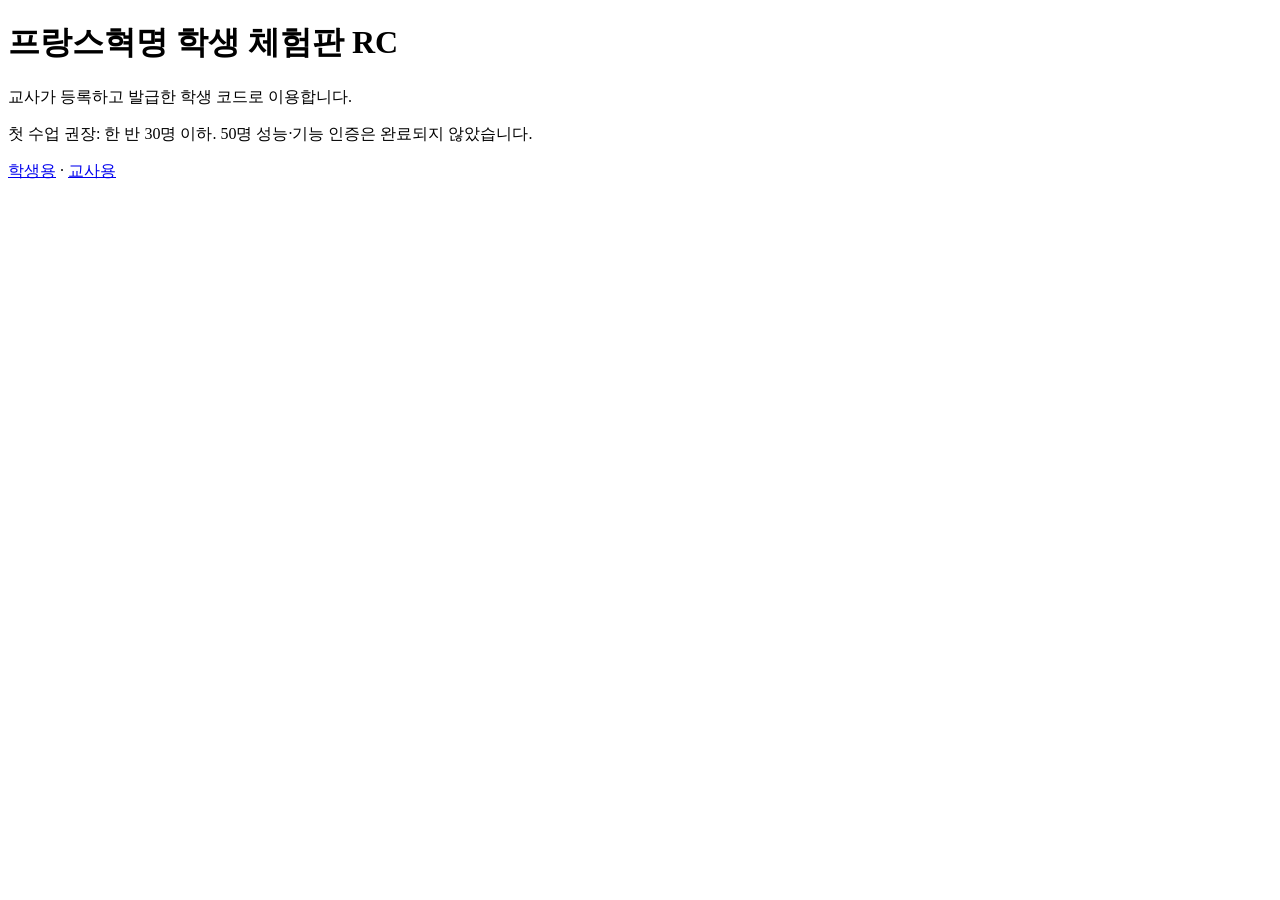
<file: index.html>
<!doctype html><html lang="ko"><head><meta charset="utf-8"><meta name="viewport" content="width=device-width,initial-scale=1"><title>프랑스혁명 학생 체험판 RC</title></head><body><main><h1>프랑스혁명 학생 체험판 RC</h1><p>교사가 등록하고 발급한 학생 코드로 이용합니다.</p><p>첫 수업 권장: 한 반 30명 이하. 50명 성능·기능 인증은 완료되지 않았습니다.</p><p><a href="student-preview.html">학생용</a> · <a href="teacher.html">교사용</a></p></main></body></html>
</file>
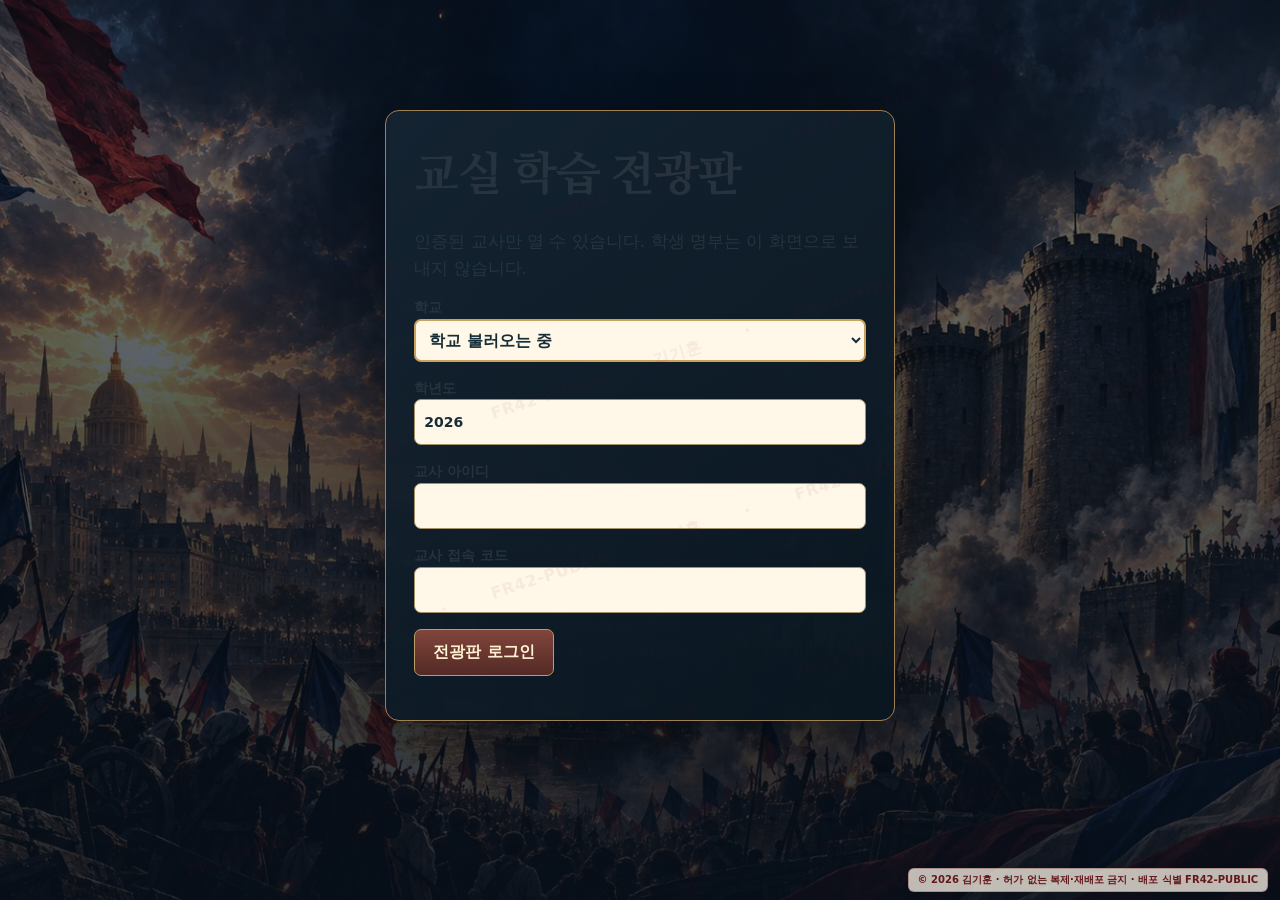
<file: board.html>
<!doctype html>
<html lang="ko"><head><meta charset="utf-8"><meta name="viewport" content="width=device-width,initial-scale=1"><title>프랑스 혁명 학습 전광판</title><link rel="stylesheet" href="teacher.css?v=classroom-20261007"><link rel="stylesheet" href="stage26.css?v=classroom-20261007"><link rel="stylesheet" href="stage27.css?v=classroom-20261007"><link rel="stylesheet" href="stage28.css?v=classroom-20261007"><link rel="stylesheet" href="copyright-ready.css?v=classroom-20261007"><link rel="stylesheet" href="rc-cinematic.css?v=classroom-20261007"><link rel="stylesheet" href="rc-board.css?v=classroom-20261007"></head>
<body class="r27-board"><main id="boardApp27"></main><script src="copyright-ready.js?v=classroom-20261007"></script><script src="config.rc.js?v=classroom-20261007"></script><script src="game-api.js?v=classroom-20261007"></script><script src="report-ui27.js?v=classroom-20261007"></script><script src="board27.js?v=classroom-20261007"></script></body></html>
</file>
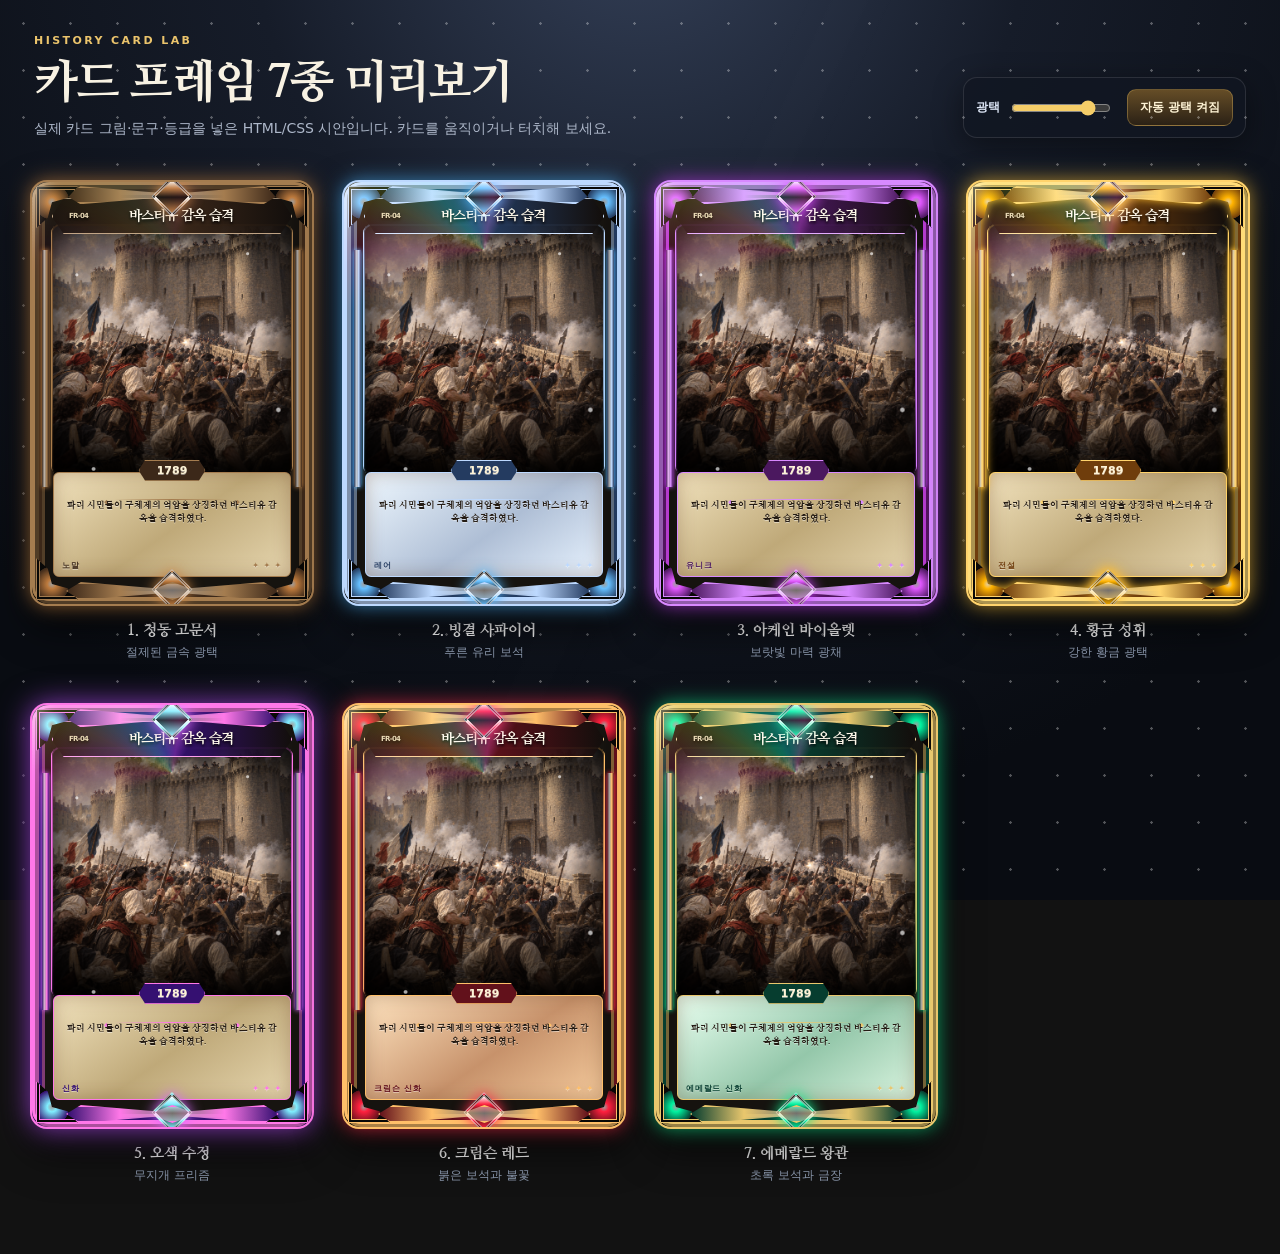
<file: card-design-preview.html>
<!doctype html>
<html lang="ko">
<head>
  <meta charset="utf-8">
  <meta name="viewport" content="width=device-width, initial-scale=1, viewport-fit=cover">
  <title>역사 카드 7종 디자인 미리보기</title>
  <link rel="stylesheet" href="card-design-preview.css">
</head>
<body>
  <header class="preview-head">
    <div>
      <p class="eyebrow">HISTORY CARD LAB</p>
      <h1>카드 프레임 7종 미리보기</h1>
      <p>실제 카드 그림·문구·등급을 넣은 HTML/CSS 시안입니다. 카드를 움직이거나 터치해 보세요.</p>
    </div>
    <div class="controls" aria-label="미리보기 설정">
      <label>광택 <input id="shineRange" type="range" min="0" max="100" value="82"></label>
      <button id="motionToggle" type="button" aria-pressed="true">자동 광택 켜짐</button>
    </div>
  </header>

  <main class="card-grid" id="cardGrid"></main>

  <template id="cardTemplate">
    <article class="card-wrap">
      <div class="history-card" tabindex="0">
        <div class="card-aura"></div>
        <div class="card-surface">
          <div class="card-image"></div>
          <div class="image-vignette"></div>
          <div class="foil foil-spectrum"></div>
          <div class="foil foil-sweep"></div>
          <div class="foil foil-stars"></div>
          <div class="frame">
            <i class="corner c1"></i><i class="corner c2"></i><i class="corner c3"></i><i class="corner c4"></i>
            <i class="rail left"></i><i class="rail right"></i>
            <i class="gem top"></i><i class="gem bottom"></i>
          </div>
          <div class="card-title">
            <small class="card-no">FR-04</small>
            <strong>바스티유 감옥 습격</strong>
          </div>
          <div class="card-info">
            <div class="year">1789</div>
            <div class="divider"><span></span></div>
            <p>파리 시민들이 구체제의 억압을 상징하던 바스티유 감옥을 습격하였다.</p>
            <div class="rarity-row"><b class="rarity-name"></b><span class="stars">✦ ✦ ✦</span></div>
          </div>
        </div>
      </div>
      <div class="caption"><strong></strong><span></span></div>
    </article>
  </template>

  <script src="card-design-preview.js"></script>
</body>
</html>
</file>
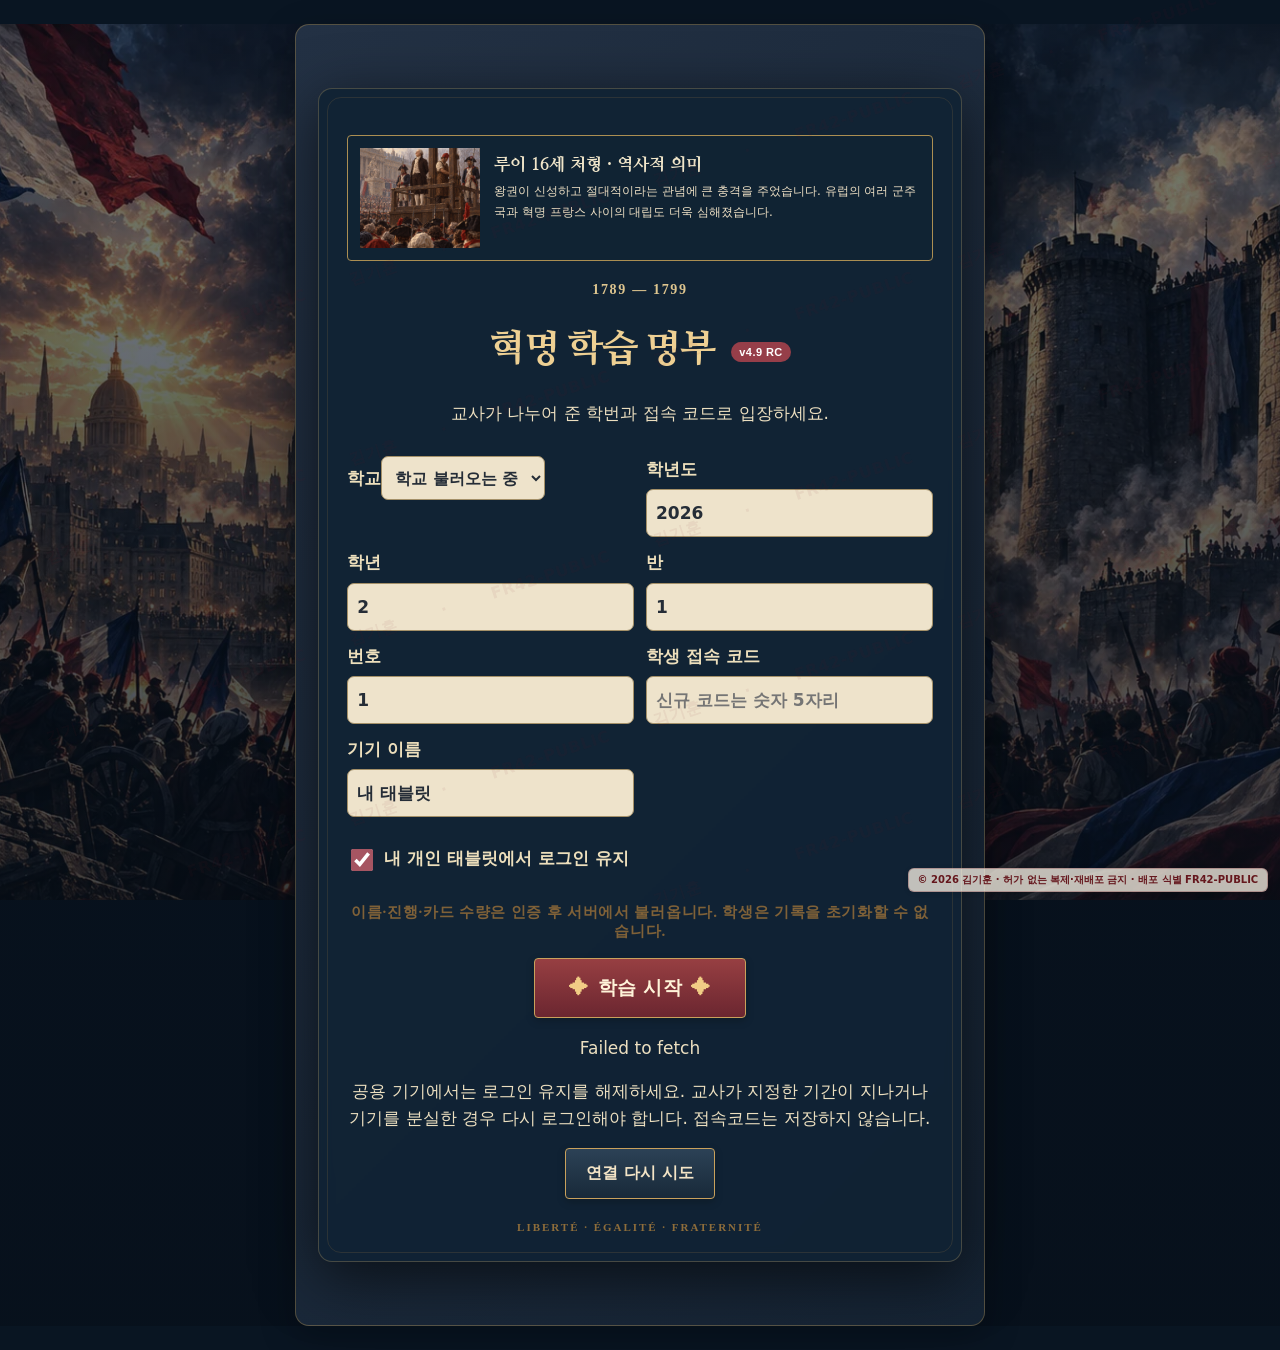
<file: student-preview.html>
<!doctype html><html lang="ko"><head><meta charset="utf-8"><meta name="viewport" content="width=device-width,initial-scale=1"><title>프랑스 혁명 학습 게임 v4.9 RC</title><link rel="stylesheet" href="legacy-game.css?v=classroom-20261007" >
<link rel="stylesheet" href="history-card.css?v=classroom-20261007" >
<link rel="stylesheet" href="history-card-effects.css?v=classroom-20261007" >
<link rel="stylesheet" href="history-card-rotation.css?v=classroom-20261007" >
<link rel="stylesheet" href="history-content.css?v=classroom-20261007" >
<link rel="stylesheet" href="history-game-card.css?v=classroom-20261007" >
<link rel="stylesheet" href="pack-opening.css?v=classroom-20261007" >
<link rel="stylesheet" href="integration.css?v=classroom-20261007" data-integration-style><link rel="stylesheet" href="v42.css?v=classroom-20261007"><link rel="stylesheet" href="stage25.css?v=classroom-20261007"><link rel="stylesheet" href="glow-v13/glow-mask.css?v=classroom-20261007"><link rel="stylesheet" href="glow-v13/glow-effects.css?v=classroom-20261007"><link rel="stylesheet" href="glow-v13/glow-crystal-effects.css?v=classroom-20261007"><link rel="stylesheet" href="glow-v13/glow-halo-effects.css?v=classroom-20261007"><link rel="stylesheet" href="glow-v13/glow-royal-effects.css?v=classroom-20261007"><link rel="stylesheet" href="glow-v13/glow-spectrum-effects.css?v=classroom-20261007"><link rel="stylesheet" href="stage26.css?v=classroom-20261007"><link rel="stylesheet" href="stage27.css?v=classroom-20261007"><link rel="stylesheet" href="stage28.css?v=classroom-20261007"><link rel="stylesheet" href="stage3.css?v=classroom-20261007"><link rel="stylesheet" href="copyright-ready.css?v=classroom-20261007"></head><body><div id="app"></div><noscript>JavaScript를 활성화해 주세요.</noscript><script src="assets.generated.js?v=classroom-20261007"></script>
<script src="preview-storage.js?v=classroom-20261007"></script>
<script src="copyright-ready.js?v=classroom-20261007"></script><script src="config.rc.js?v=classroom-20261007"></script><script src="game-api.js?v=classroom-20261007"></script>
<script src="content/units.generated.js?v=classroom-20261007"></script>
<script src="history-card.js?v=classroom-20261007"></script>
<script src="history-content.js?v=classroom-20261007"></script>
<script src="history-game-card.js?v=classroom-20261007"></script>
<script src="legacy-game.js?v=classroom-20261007"></script>
<script src="integration.js?v=classroom-20261007"></script><script src="report-ui27.js?v=classroom-20261007"></script><script src="student-v42.js?v=classroom-20261007"></script><script src="student-stage2.js?v=classroom-20261007"></script><script src="student-stage25.js?v=classroom-20261007"></script><script src="student-stage26.js?v=classroom-20261007"></script><script src="student-stage27.js?v=classroom-20261007"></script><script src="ui-stage28.js?v=classroom-20261007"></script><script src="student-stage28.js?v=classroom-20261007"></script><script src="student-test-ready.js?v=classroom-20261007"></script><script src="quiz-bank50.js?v=classroom-20261007"></script><script src="advanced-question-bank.js?v=classroom-20261007"></script><script src="student-fast-quiz.js?v=classroom-20261007"></script><script src="glow-v13/glow-effects-config.js?v=classroom-20261007"></script><script src="glow-v13/glow-crystal-effects.js?v=classroom-20261007"></script><script src="glow-v13/glow-halo-effects.js?v=classroom-20261007"></script><script src="glow-v13/glow-royal-effects.js?v=classroom-20261007"></script><script src="glow-v13/glow-spectrum-effects.js?v=classroom-20261007"></script><script src="glow-v13/glow-effects.js?v=classroom-20261007"></script><script src="student-glow-v13.js?v=classroom-20261007"></script><script src="rc-cinematic.js?v=classroom-20261007"></script><script src="rc-learning.js?v=classroom-20261007"></script>
<script src="student-v43-speed.js?v=classroom-20261007"></script><script src="normal-rc-outbox.js?v=classroom-20261007"></script><script src="async-reward-status.js?v=classroom-20261007"></script><script src="normal-rc-client.js?v=classroom-20261007"></script><script src="normal-rc-packs.js?v=classroom-20261007"></script><script src="student-v47.js?v=classroom-20261007"></script><script src="records-cache.js?v=classroom-20261007"></script><script src="student-lazy-step3.js?v=classroom-20261007"></script></body></html>
</file>
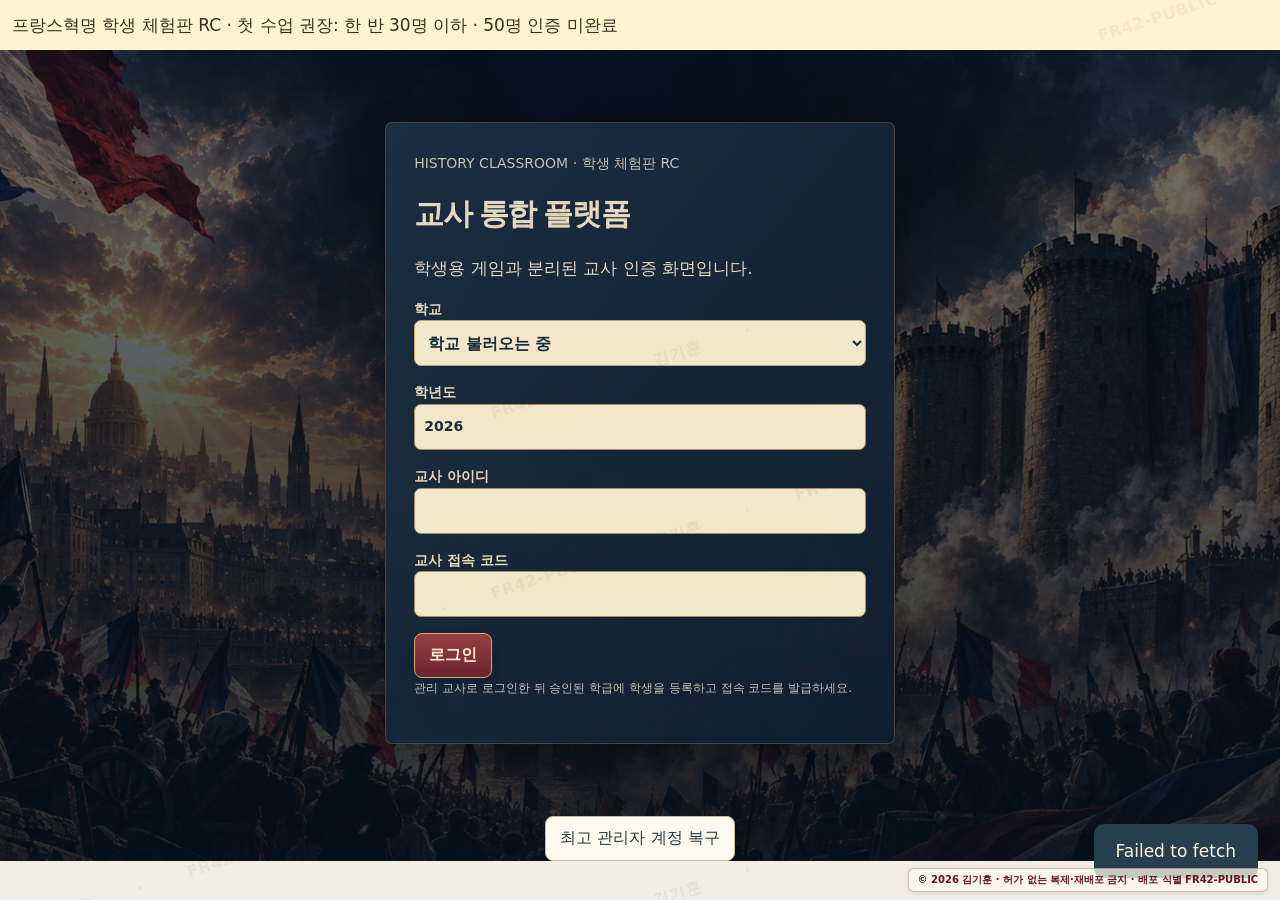
<file: teacher.html>
<!doctype html><html lang="ko"><head><meta charset="utf-8"><meta name="viewport" content="width=device-width,initial-scale=1"><title>역사 학습 통합 플랫폼 v4.9 RC</title><link rel="stylesheet" href="teacher-access-qr.css?v=classroom-20261007"><link rel="stylesheet" href="teacher.css?v=classroom-20261007"><link rel="stylesheet" href="teacher-student-import.css?v=classroom-20261007"><link rel="stylesheet" href="teacher-stage25.css?v=classroom-20261007"><link rel="stylesheet" href="stage26.css?v=classroom-20261007"><link rel="stylesheet" href="stage27.css?v=classroom-20261007"><link rel="stylesheet" href="stage28.css?v=classroom-20261007"><link rel="stylesheet" href="stage3.css?v=classroom-20261007"><link rel="stylesheet" href="copyright-ready.css?v=classroom-20261007"><link rel="stylesheet" href="teacher-gift-selection.css?v=classroom-gift-status-20261008"></head><body><p role="status" style="padding:12px;background:#fff4cf;color:#392f1b">프랑스혁명 학생 체험판 RC · 첫 수업 권장: 한 반 30명 이하 · 50명 인증 미완료</p><div id="teacherApp"></div><script src="copyright-ready.js?v=classroom-20261007"></script><script src="config.rc.js?v=classroom-20261007"></script><script src="game-api.js?v=classroom-20261007"></script><script src="report-ui27.js?v=classroom-20261007"></script><script src="vendor/qrcode-generator-2.0.4.js?v=classroom-20261007"></script><script src="teacher.js?v=classroom-20261007"></script><script src="teacher-access-qr.js?v=classroom-20261007"></script><script src="teacher-issued-codes-xlsx.js?v=classroom-20261007"></script><script src="teacher-student-import.js?v=classroom-20261007"></script><script src="teacher-stage2.js?v=classroom-20261007"></script><script src="teacher-stage25.js?v=classroom-20261007"></script><script src="teacher-stage26.js?v=classroom-20261007"></script><script src="teacher-stage27.js?v=classroom-20261007"></script><script src="ui-stage28.js?v=classroom-20261007"></script><script src="teacher-stage28.js?v=classroom-20261007"></script><script src="teacher-stage3.js?v=classroom-20261007"></script><script src="teacher-test-ready.js?v=classroom-20261007"></script><script src="rc-teacher.js?v=classroom-20261007"></script><script src="teacher-gift-selection.js?v=classroom-gift-status-20261008"></script><script src="teacher-gift-status.js?v=classroom-gift-status-20261008"></script><script src="teacher-gift-operation.js?v=classroom-gift-status-20261008"></script>
<script src="teacher-v47.js?v=classroom-20261007"></script><script src="teacher-classroom-settings.js?v=classroom-20261007"></script></body></html>
</file>
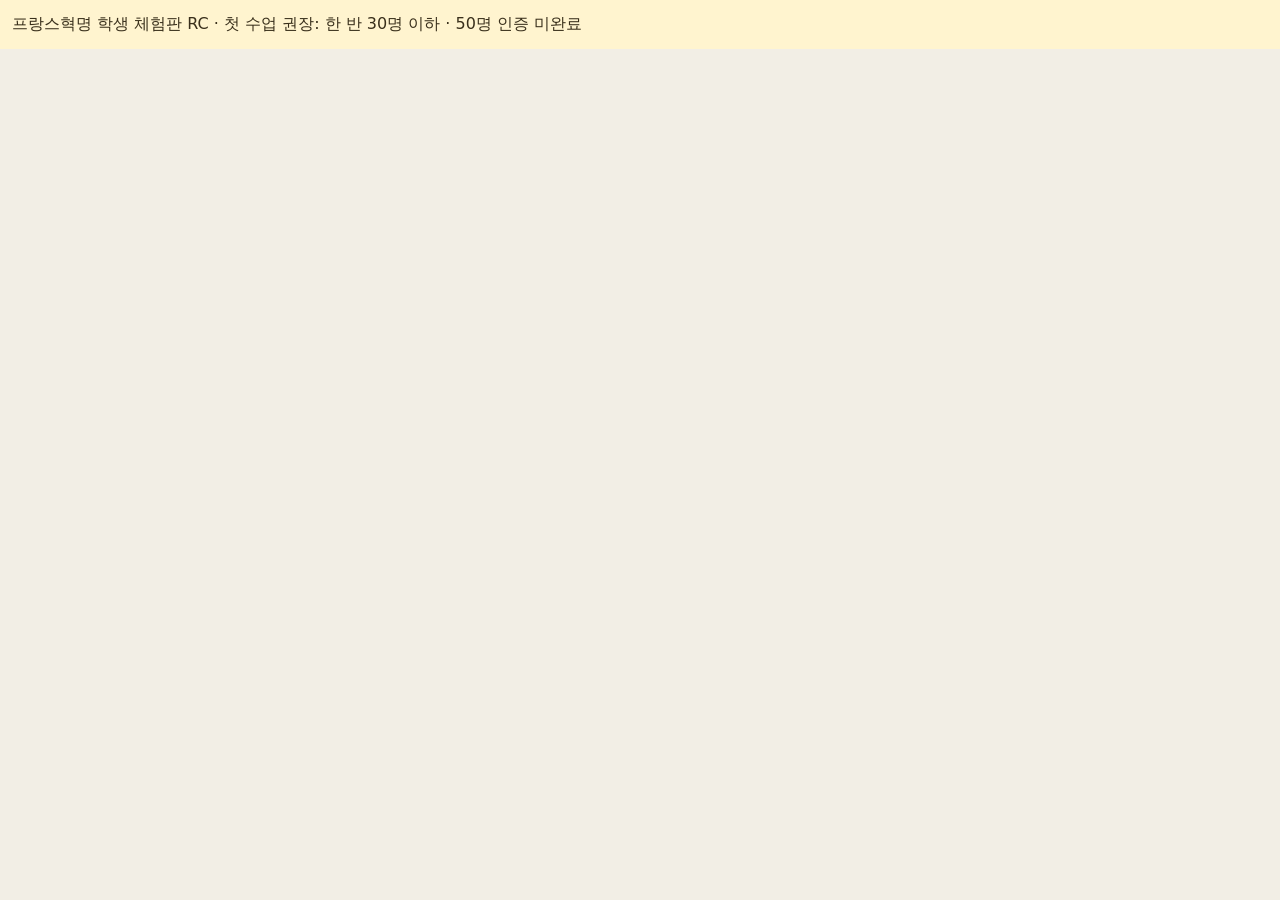
<file: normal-rc-auth/teacher.html>
<!doctype html><html lang="ko"><head><meta charset="utf-8"><meta http-equiv="refresh" content="0;url=../teacher.html"><title>교사용 RC</title></head><body><a href="../teacher.html">교사용 RC로 이동</a></body></html>
</file>
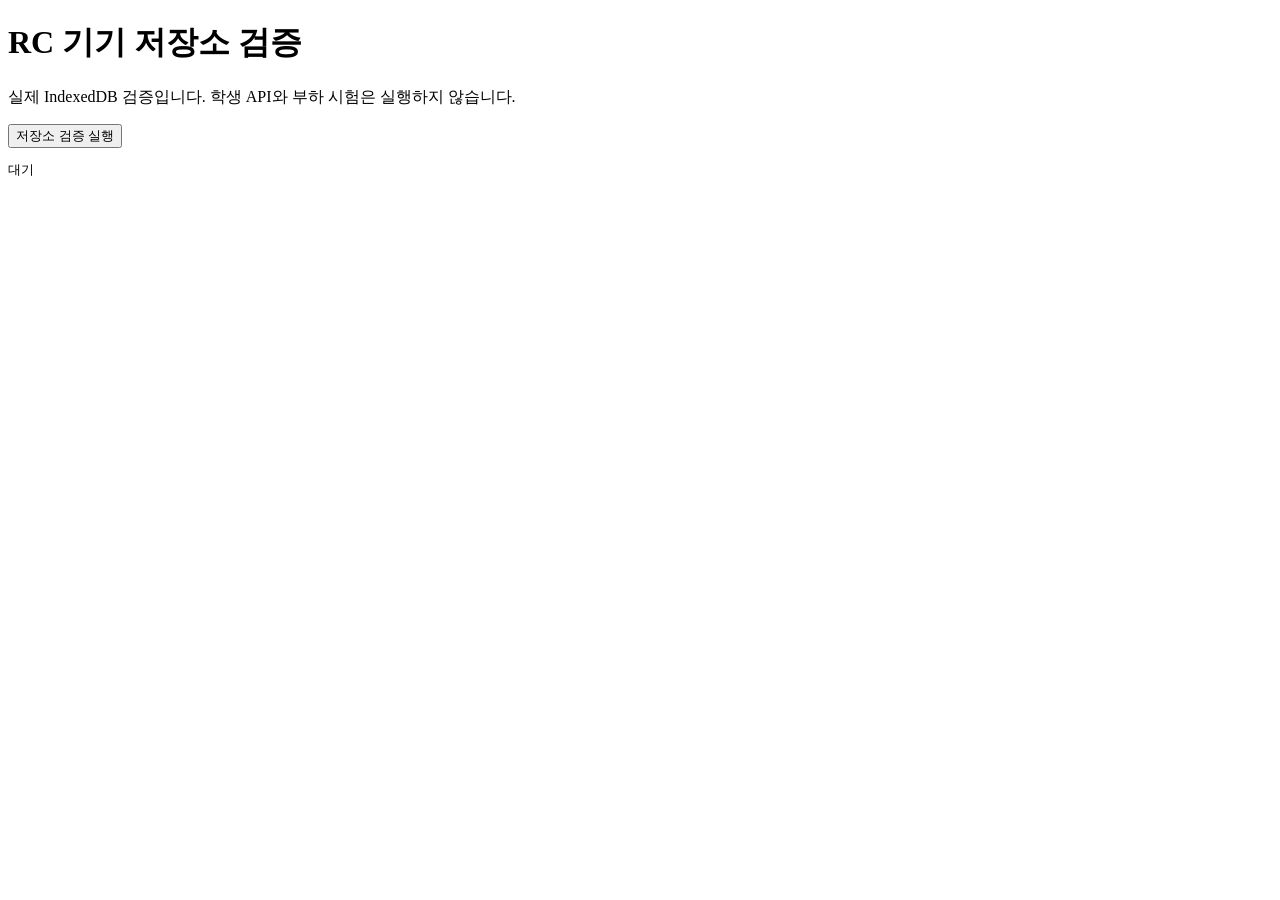
<file: tests/normal-rc-storage-browser.html>
<!doctype html><html lang="ko"><meta charset="utf-8"><title>RC 기기 저장소 검증</title><h1>RC 기기 저장소 검증</h1><p>실제 IndexedDB 검증입니다. 학생 API와 부하 시험은 실행하지 않습니다.</p><button id="run">저장소 검증 실행</button><pre id="result" role="status">대기</pre><script src="../normal-rc-outbox.js"></script><script>
document.querySelector('#run').onclick=async()=>{const started=performance.now(),name='history-normal-diagnostic-'+crypto.randomUUID(),output=document.querySelector('#result');const assert=(v,m)=>{if(!v)throw Error(m)};let db;try{const {IndexedCompletionStore,CompletionQueue}=HistoryNormalOutbox,store=new IndexedCompletionStore(name);db=await store.open();let effects=0,lose=true;const receipts=new Map();const request=async(action,payload,o)=>{if(receipts.has(o.requestId))return receipts.get(o.requestId);effects++;const r={attemptId:'diagnostic-attempt'};receipts.set(o.requestId,r);if(lose){lose=false;throw Error('response lost')}return r};const options={owner:()=> 'diagnostic-owner',request};let q=new CompletionQueue({...options,store});await q.enqueue({clientId:'diagnostic-completion',action:'attempt.quiz.complete',active:{attemptId:'diagnostic-attempt',revision:1},mode:'beginner',payload:{submissions:[]}});await q.flush();assert((await q.rows())[0].status==='pending','pending');db.close();const reopened=new IndexedCompletionStore(name);db=await reopened.open();q=new CompletionQueue({...options,store:reopened});await q.flush();assert(effects===1,'duplicate effect');assert((await q.rows())[0].status==='confirmed','confirmation');assert((await reopened.list('other-owner')).length===0,'owner partition');output.textContent=JSON.stringify({pass:true,tests:['IndexedDB commit','database reopen','lost-response replay','one server effect (mock)','owner partition'],durationMs:Math.round((performance.now()-started)*10)/10})}catch(e){output.textContent=JSON.stringify({pass:false,error:String(e.message)})}finally{db?.close();indexedDB.deleteDatabase(name)}};
</script></html>
</file>
<file: teacher.css>
:root{font-family:Arial,'Malgun Gothic',sans-serif;color:#263b43;background:#f2eee5;font-size:16px;line-height:1.6}*{box-sizing:border-box}body{margin:0}button,input,select,textarea{font:inherit}button{border:1px solid #c8b99c;background:#fffaf0;color:#263b43;border-radius:8px;padding:9px 14px;cursor:pointer;font-weight:700}button.primary{background:#23434b;color:#fff;border-color:#23434b}button.danger{background:#8d342f;color:#fff;border-color:#8d342f}button:disabled{opacity:.45;cursor:not-allowed}input,select,textarea{width:100%;min-height:44px;padding:9px;border:1px solid #c5bdaf;border-radius:7px;background:white;color:#172d37}input[type=checkbox]{width:21px;min-height:21px;vertical-align:middle}label{display:block;font-weight:700;font-size:14px}label small{display:block;color:#6f7674;font-weight:400}textarea{min-height:130px}h1,h2,h3,p{margin:0 0 16px}h1{font-family:Georgia,'Malgun Gothic',serif;font-size:30px;letter-spacing:-1px}h2{font-size:25px}h3{font-size:18px}a{color:#245d6b}.topbar{background:#203a43;color:#fff;display:flex;justify-content:space-between;align-items:center;gap:20px;padding:24px 32px;border-bottom:4px solid #c8a35d}.topbar h1{margin:0}.topbar small{color:#d7d0b9}.layout{display:grid;grid-template-columns:218px minmax(0,1fr);min-height:calc(100vh - 100px)}nav{padding:24px 16px;border-right:1px solid #d6cbb9;background:#e9e4d8}nav button{display:block;width:100%;text-align:left;margin-bottom:9px;background:transparent;border-color:transparent}nav button.on{background:#fffdf5;border-color:#b5a588;box-shadow:0 3px 8px #6b573211}main{padding:28px 36px;max-width:1600px;width:100%}.panel{padding:24px;margin-bottom:20px;background:#fffcf6;border:1px solid #d6c9b1;border-radius:14px;box-shadow:0 5px 18px #40351d05}.muted{color:#6d746e;font-size:14px}.notice{background:#e7eee9;border-left:4px solid #466b60;padding:13px 18px;margin-bottom:20px}.warning{background:#fff1d8;border-left:4px solid #be8a33;padding:13px 18px;margin-bottom:20px}.stats{display:grid;grid-template-columns:repeat(4,1fr);gap:16px;margin:18px 0}.stat{background:#f6f1e4;border-radius:10px;padding:18px}.stat strong{display:block;font-family:Georgia,serif;font-size:32px;color:#304e54}.formgrid{display:grid;grid-template-columns:repeat(3,minmax(0,1fr));gap:15px;margin-bottom:20px}.formgrid .wide{grid-column:1/-1}.actions{display:flex;flex-wrap:wrap;gap:10px;margin:18px 0}.tablewrap{max-width:100%;overflow:auto}table{border-collapse:collapse;width:100%;font-size:14px}th,td{text-align:left;padding:12px 10px;border-bottom:1px solid #e2d9c8;vertical-align:top}th{background:#eee7d6;white-space:nowrap}.pill{background:#e4eadd;color:#385446;padding:4px 10px;border-radius:20px;font-size:12px;white-space:nowrap}.pill.warn{background:#fff0d7;color:#8d5320}.login{max-width:510px;margin:8vh auto;padding:28px}.login label{margin-bottom:16px}.error{color:#963b31}.toast{position:fixed;bottom:22px;right:22px;background:#23434b;color:white;max-width:85vw;padding:14px 22px;border-radius:10px;z-index:10000}.busy:after{content:'서버 확인 중';position:fixed;top:8px;right:12px;z-index:10000;background:#fbdf93;padding:8px 18px;border-radius:20px}.busy button{pointer-events:none}details{border-bottom:1px solid #d3c5ae;padding:12px 0}summary{cursor:pointer;font-weight:700}.unit-group{border-left:3px solid #beaa81;padding-left:16px;margin-top:12px}.lesson{display:grid;grid-template-columns:minmax(180px,1fr) repeat(4,95px);gap:12px;align-items:center;padding:13px 0;border-top:1px solid #e6ddca}.lesson label{font-size:12px;text-align:center}.lesson input{display:block;margin:auto auto 4px}.mono{font-family:monospace;white-space:pre-wrap;overflow-wrap:anywhere;max-height:420px;overflow:auto;background:#eee9dd;padding:16px}.sectiontitle{display:flex;justify-content:space-between;align-items:center;gap:10px}.credential{font-family:monospace;font-size:16px;color:#763423}.checkline{display:flex;align-items:center;gap:8px;margin:10px 0}.checkline input{flex:0 0 21px}.pack-odds{display:grid;grid-template-columns:repeat(5,1fr);gap:10px}.tiny{font-size:12px;color:#647078}dialog{border:1px solid #aa9270;border-radius:12px;max-width:90vw}dialog::backdrop{background:#14262ab0}@media(max-width:1050px){main{padding:22px}.layout{grid-template-columns:180px 1fr}.formgrid{grid-template-columns:repeat(2,1fr)}.stats{grid-template-columns:repeat(2,1fr)}.lesson{grid-template-columns:1fr repeat(4,65px);gap:5px}}@media(max-width:700px){.topbar{padding:18px;align-items:flex-start}.topbar h1{font-size:22px}.layout{display:block}nav{display:flex;overflow:auto;padding:10px;gap:5px;border-right:0}nav button{width:auto;white-space:nowrap;margin:0;font-size:13px;padding:8px}main{padding:14px}.panel{padding:16px}.formgrid{grid-template-columns:1fr 1fr}.lesson{grid-template-columns:repeat(4,1fr)}.lesson>span{grid-column:1/-1}.pack-odds{grid-template-columns:repeat(3,1fr)}.stats{gap:8px}.stat{padding:12px}.stat strong{font-size:28px}h2{font-size:22px}}
</file>
<file: stage26.css>
/* Stage 2.6: shared French Revolution shell. Original card/frame/pack files are untouched. */
:root{--ink26:#f1e6ca;--muted26:#c7bfae;--navy26:#121d2c;--panel26:#1b2838;--gold26:#c5a363;--crimson26:#842f3b;--paper26:#eee3cb;--paperInk26:#252d37;color-scheme:dark}
html body{--bg:#121d2c;--paper:#1b2838;--ink:#f1e6ca;--line:#a68b59;--red:#963e49;margin:0;color:var(--ink26);background:radial-gradient(ellipse at 85% 0,#58313260,transparent 55%),linear-gradient(#101925ee,#121d2cee),url('content/fr-revolution/images/FR-04.png') center top/cover fixed;background-color:var(--navy26);font-family:system-ui,-apple-system,'Malgun Gothic',sans-serif;line-height:1.55}
body .header,body .topbar{background:linear-gradient(110deg,#101926,#253246);border-bottom:2px solid var(--gold26);color:var(--ink26);box-shadow:0 10px 25px #0004}
body .header h1,body .header .eyebrow,body .header .student{color:var(--ink26)}
body .shell,body .panel,body .v42-login,body .packbox,body .v41-packbox,body .inspectbox,body .v41-inspect-box,body .stage2-overlay .shell,body .celebration25>section{background:linear-gradient(135deg,#233144,#152333);border:1px solid #ad8f5266;border-radius:14px;color:var(--ink26);box-shadow:0 10px 35px #0004}
body .shell h2,body .panel h2,body .shell h3,body .panel h3{color:var(--ink26)}
body h1,body h2{letter-spacing:-.035em}body .eyebrow{color:#dec58f;letter-spacing:.12em}body .wrap{max-width:1340px}body .layout>nav{background:#142131;border-color:#ab8c5066}body .layout>nav button{color:var(--ink26)}body .layout>nav button.on{background:#314159;border-color:var(--gold26)}
body .tabs{padding:8px;background:#122031e8;border:1px solid #a18b5944;border-radius:12px;gap:6px;flex-wrap:wrap}body .tab{background:transparent;color:#daceb6;border:1px solid transparent;min-height:44px}body .tab.active{background:#75303b;color:#fff3db;border-color:#c8a766}body .tab.locked{background:#111c29;color:#b1ad9e}
body .btn,body button.primary{min-height:44px;border:1px solid #cfad6d;background:linear-gradient(#963e49,#732d37);color:#fff4dc;border-radius:8px;font-weight:800;box-shadow:0 3px 9px #0003}body .btn.alt{background:#263950;color:#f2e7ce;border-color:#8c805e}body button:disabled{opacity:.55;cursor:not-allowed}body button:focus-visible,body input:focus-visible,body select:focus-visible,body summary:focus-visible{outline:3px solid #f0ca72;outline-offset:3px}
body input:not([type=checkbox]),body select,body textarea{font:inherit;background:var(--paper26);color:var(--paperInk26);border:1px solid #a49068;border-radius:7px;min-height:46px;padding:9px;max-width:100%}body input[type=checkbox]{accent-color:#a65562}body a{color:#f0cc88}body .muted,body label small,body .tiny{color:var(--muted26)}
body .v42-status,body .notice,body .reward-preview2,body .resume-banner2,body .learning-note26{background:#28394a;border-color:#957e50;color:#f2e5c9;padding:12px 16px;border-radius:8px}
body .result,body .rank42 article,body .stat,body .lesson-tree42 details,body .lesson,body .unit-group,body .modepick>*,body .modepick button,body .settingrow button,body .v42-mission,body .pack-inventory,body .fusionpanel,body .colstats,body .packvault38{background:#24354a;color:var(--ink26);border-color:#97805a88}
body .question,body .hint,body .noticebox,body .speedstat,body .packsummary38 span,body .v41-inspect-panel,body .inspectpanel,body .detail25,body .variant25,body .mission-editor25,body .completion-rule2{background:#26384c;color:var(--ink26);border-color:#a38a5b88}body .tabs{width:100%;max-width:100%}body .inspecttip{color:#e1d5bc}
body .settingrow button.on,body .modepick .selected2{background:#69414b;border-color:#e0b76b}body .completion-notice2{background:#283c43;color:#f4e9cc;border-color:var(--gold26)}body .completion-notice2 h2,body .completion-notice2 p{color:inherit}body th,body td{border-color:#a68f5955}body th{background:#263b51;color:#f2e6cb}body .tablewrap{color:var(--ink26)}
body .warning,body .v42-error{background:#57333b;color:#ffecda;border-color:#d29b6c}body .toast,body .v42-toast{background:#263e4d;color:#fff4da;border-color:#c7a45e}body .match-preview42{background:#efe1bc;color:#252c36}body .match-preview42 strong{background:#833845}
body .card-readable-title42{color:#f2e7ce}body .card-readable-rarity42{font-weight:900}body .history-card__title,body .history-game-card__title{color:#21190f}body .history-card,body .history-game-card{color:#21190f}body .card-spotlight42{color:#fff1d2}body .rarity-label42{font-weight:900}
body .hero26{position:relative;isolation:isolate;overflow:hidden;padding:clamp(28px,5vw,64px);min-height:280px;margin:22px 0;border:1px solid #c6a45d;border-radius:15px;background:linear-gradient(90deg,#101b2bf2 20%,#101b2b77 70%),url('content/fr-revolution/images/FR-04.png') 75% 42%/cover;box-shadow:0 15px 35px #0005}
.hero26:after{content:'';position:absolute;inset:12px;border:1px solid #ddba7355;pointer-events:none}.hero26 h2{font-size:clamp(32px,5vw,57px);line-height:1.22;color:#f5e9c9;margin:14px 0}.hero26 p{max-width:600px;color:#e0d4bc}.level26{display:grid;grid-template-columns:92px 1fr;gap:22px;align-items:center;padding:22px 26px;margin:20px 0;background:linear-gradient(110deg,#283848,#162536);border:1px solid #b99555;border-radius:14px}.level26 h2,.level26 p{margin:0 0 6px}.level26 small{color:#ddcba6}.level-seal26{aspect-ratio:1;border:3px double #dfb968;border-radius:50%;display:flex;flex-direction:column;align-items:center;justify-content:center;background:radial-gradient(#574838,#202b3a);box-shadow:0 0 20px #d0a75522}.level-seal26 strong{font:700 36px Georgia,serif}.level-seal26 small{font-size:10px;letter-spacing:.16em}.xp-track26{height:10px;background:#071322;border:1px solid #8f794d66;border-radius:20px;overflow:hidden;margin:10px 0}.xp-track26 i{display:block;height:100%;background:linear-gradient(90deg,#8e6337,#eed794);border-radius:20px}
.game-grid26{display:grid;grid-template-columns:repeat(4,minmax(0,1fr));gap:16px;margin:20px 0 30px}.game-tile26{display:flex;flex-direction:column;align-items:flex-start;padding:22px 18px;border:1px solid #b99b5e99;border-radius:11px;background:linear-gradient(140deg,#33425a,#19283a);box-shadow:0 6px 15px #0003;min-width:0}.game-tile26 h3{font-size:21px;margin:10px 0}.game-tile26 p{font-size:16px;flex:1;color:#d0c6b3;word-break:keep-all}.game-tile26 .btn{width:100%;font-size:15px}.game-index26{font:700 28px Georgia,serif;color:#dbb973;border-bottom:1px solid #9f8551}.locked26{filter:saturate(.5)}
.mastery-grid26{display:grid;grid-template-columns:repeat(4,minmax(0,1fr));gap:10px}.mastery-grid26 article{padding:16px;background:#26384c;border:1px solid #8e7b4f55;border-radius:8px}.mastery-grid26 b{display:block;min-height:3em;font-size:16px}.mastery-grid26 span{color:#e6c583;font-weight:800}.mastery-grid26 i{font-style:normal;display:inline-grid;place-items:center;width:28px;height:28px;margin:5px 4px 0 0;background:#142333;color:#c2bdaa;border:1px solid #6e705f;border-radius:50%;font-size:13px}.mastery-grid26 i.seen{background:#53565f}.mastery-grid26 i.mastered{background:#415872;border-color:#bbcedd}.mastery-grid26 i.today{background:#d8ba74;color:#1c2635;border-color:#ffe5a7}
.attendance26{display:flex;gap:14px;flex-wrap:wrap;padding:14px 0;color:#e5d4ad}.study-mission26{padding:18px;border:1px solid #c19e5d;border-radius:8px;background:#2b3a4d}.study-mission26 h3,.study-mission26 p{margin:0 0 8px}.mission-period26{margin:18px 0;border:0}.mission-period26>summary{font-size:20px;font-weight:800;cursor:pointer;padding:12px;background:#23364b;border-bottom:1px solid #b79757}.mission-grid26{display:grid;grid-template-columns:repeat(3,minmax(0,1fr));gap:14px;padding-top:16px}.mission26{display:flex;flex-direction:column;padding:18px;border:1px solid #8f7d5966;border-radius:9px;background:#1d2f43}.mission26 h3{font-size:18px}.mission26 p{color:#cfc4af;font-size:15px}.mission26 strong{font-size:22px;color:#edcf8a}.mission26 .btn{margin-top:auto}.mission26.claimed{border-color:#638c80}
.answer-form26{max-width:700px;margin:24px auto}.answer-form26>div{display:flex;gap:10px;margin-top:10px}.answer-form26 input{flex:1;width:100%;font-size:22px;font-weight:700}.answer-form26 label{display:block;text-align:left;color:#d5c8ad}.question-image26{width:min(100%,520px);max-height:330px;object-fit:contain;border:5px double #be9f66;border-radius:8px;background:#121e2c;margin:16px auto;display:block}.feedback26{min-height:1.6em;font-weight:800;color:#f3d993;font-size:20px}.quiz h2{font-size:clamp(24px,3vw,34px);line-height:1.5}
.connections26{display:grid;gap:16px}.connection26{display:grid;grid-template-columns:minmax(0,1fr) 170px minmax(0,1fr);gap:20px;align-items:center;background:#25374a;padding:18px;border:1px solid #96805a77;border-radius:10px}.connection26 label{font-size:18px;font-weight:800;min-width:0}.connection26 select{width:100%;display:block;margin:8px 0}.connection26 label>span{font-size:16px;color:#e2d5b9;display:block;min-height:3em}.study-card26{display:flex;flex-direction:column;min-width:0;border:3px double #c5a76e;border-radius:7px;background:#e9ddc2;color:#232c37;overflow:hidden;box-shadow:0 5px 12px #0004}.study-card26 img{display:block;width:100%;aspect-ratio:1;object-fit:cover;pointer-events:none}.study-card26 b{display:block;font-size:clamp(14px,1.6vw,19px);font-weight:900;line-height:1.3;padding:8px 5px;text-align:center;word-break:keep-all}
.map-zones26{display:grid;grid-template-columns:repeat(2,minmax(0,1fr));gap:16px;margin:20px 0}.map-zones26>section{border:1px solid #b99a62;background:#24364b;min-height:210px;border-radius:10px;overflow:hidden}.zone-target26{width:100%;min-height:76px;border:0;border-bottom:1px solid #a78f62;background:#354960;color:#f8ecd3;padding:14px;cursor:pointer}.zone-target26 b{display:block;font-size:22px}.zone-target26 small{display:block;color:#e0d2b8;font-size:14px}.map-cards26{display:grid;grid-template-columns:repeat(4,minmax(0,1fr));padding:10px;gap:10px}.map-deck26{display:grid;grid-template-columns:repeat(6,minmax(0,1fr));gap:12px}.map-cards26>button,.map-deck26>button{border:2px solid transparent;background:none;padding:3px;cursor:pointer;min-width:0}.map-cards26>button.selected26,.map-deck26>button.selected26{border-color:#ffe8a0;box-shadow:0 0 10px #e9c77499;border-radius:8px}.map-reference26{border:1px dashed #be9f66;border-radius:10px;padding:16px;background:#1d2e40;display:grid;grid-template-columns:repeat(2,minmax(0,1fr));gap:16px}.map-reference26 h3{font-size:17px;margin:0 0 9px}.map-reference26 article>div{display:grid;grid-template-columns:repeat(4,minmax(0,1fr));gap:7px}.map-reference26 .study-card26 b{font-size:14px}.preference26{display:block;padding:18px 0;font-size:22px;font-weight:800}.preference26 select{display:block;margin:8px 0;min-width:min(100%,300px)}.preference26 small{font-size:16px;display:block;color:#d5c8ae}
.xp-result26{text-align:center;border:2px solid #c7a666!important}.xp-result26 h2{font-size:30px}.lock-editor26{padding:15px;margin:12px 0;border:1px solid #aa8d5b88;border-radius:8px}.teacher-xp26 input{min-width:76px}.teacher-xp26 select{min-width:150px}.settings-section26{margin:24px 0}.thresholds26{font-family:monospace;min-height:100px;width:100%}.study-game26{min-width:0}.study-game26>b{display:block;font-size:clamp(14px,1.6vw,19px);font-weight:900;line-height:1.4;color:#f2e5c9;text-align:center;margin-top:6px;word-break:keep-all}.study-game26>.history-game-card{cursor:inherit}.map-reference26 .study-game26>b{font-size:14px}.map-reference26 article .history-game-card__title{font-size:13px}
@media(max-width:1050px){.game-grid26{grid-template-columns:repeat(2,minmax(0,1fr))}.mastery-grid26{grid-template-columns:repeat(3,minmax(0,1fr))}.game-tile26 h3{font-size:22px}.connection26{grid-template-columns:minmax(0,1fr) 135px minmax(0,1fr);gap:12px}.map-cards26{grid-template-columns:repeat(3,minmax(0,1fr))}body .layout{grid-template-columns:180px minmax(0,1fr)}body .layout main{padding:18px}body .layout .formgrid{grid-template-columns:repeat(2,minmax(0,1fr))}}
@media(max-width:650px){.game-grid26,.mission-grid26,.map-zones26,.map-reference26{grid-template-columns:1fr}.mastery-grid26{grid-template-columns:repeat(2,minmax(0,1fr))}.map-deck26{grid-template-columns:repeat(3,minmax(0,1fr))}.connection26{grid-template-columns:1fr}.connection26 .study-card26{width:150px;margin:auto;grid-row:1}.connection26 label>span{min-height:0}.level26{grid-template-columns:70px 1fr;gap:14px;padding:16px}.level26 h2{font-size:22px}.answer-form26>div{flex-wrap:wrap}.answer-form26 .btn{width:100%}.hero26{min-height:230px}body .layout{display:block}body .layout>nav{display:flex;overflow:auto;gap:8px;padding:10px}body .layout>nav button{min-width:145px;margin:0}body .layout .formgrid{grid-template-columns:1fr}.mission26 p{font-size:16px}.study-card26 b{font-size:15px}}
@media(prefers-reduced-motion:reduce){html{scroll-behavior:auto}body .hero26,body .level26,body .xp-result26,body .game-tile26{animation:none;transition:none}body .xp-track26 i{transition:none}}
</file>
<file: stage27.css>
/* Archive and display extension; no image/frame changes. */
.r27{line-height:1.65;overflow:hidden}.r27 h2{font-size:clamp(1.5rem,3vw,2rem)}.r27 h3{margin:1.4rem 0 .65rem}.r27 p{overflow-wrap:anywhere}.r27-heading{display:flex;justify-content:space-between;align-items:center;gap:16px}.r27-tabs{display:flex;flex-wrap:wrap;gap:8px;margin:16px 0}.r27-tabs button,.r27 button,.r27-link{min-height:44px;padding:10px 16px}.r27-tabs .on{background:#873b35;color:#fff3df;border-color:#a77e42}.r27 label{display:block}.r27 input,.r27 select{min-height:44px;max-width:100%}.r27-stats{display:grid;grid-template-columns:repeat(auto-fit,minmax(145px,1fr));gap:12px;margin:18px 0}.r27-stat{background:#e9dfca;border:1px solid #b49b6d;border-radius:12px;padding:16px;color:#242d35}.r27-stat strong{display:block;font-size:clamp(1.4rem,2.4vw,2rem);line-height:1.3;margin-top:6px}.r27-stat span{font-size:.95rem}.r27-notice{background:#dedcc8;color:#253b3d;padding:16px;border-left:5px solid #496567;border-radius:6px}.r27-events{display:grid;grid-template-columns:repeat(2,minmax(0,1fr));gap:12px}.r27 details{border:1px solid #b8a276;background:#f0e7d6;border-radius:10px;padding:12px;margin:12px 0;color:#202b33}.r27 summary{cursor:pointer;font-weight:800;min-height:44px;display:flex;align-items:center;gap:12px;justify-content:space-between}.r27-tablewrap{overflow:auto;max-width:100%;margin:12px 0}.r27 table{width:100%;border-collapse:collapse;background:#f4ecdc;color:#25323d;font-size:1rem}.r27 th,.r27 td{padding:12px 10px;border-bottom:1px solid #c9bba3;text-align:left;vertical-align:top;min-width:70px}.r27 th{background:#283d48;color:#fff2dd;font-weight:800;white-space:nowrap}.r27 td small{display:block;line-height:1.5;font-size:.83rem;color:#4f5d61;margin-top:5px}.r27-note{font-size:.9rem;color:#4e5b60}.r27-checks{display:grid;grid-template-columns:repeat(auto-fit,minmax(210px,1fr));gap:10px;margin:16px 0}.r27-checks label{display:flex;align-items:center;gap:10px;min-height:44px;background:#e9dfcb;padding:10px;border-radius:6px;color:#263943}.r27-checks input{width:20px;min-height:20px}.r27-link{display:inline-flex;align-items:center;background:#314d57;color:#fff5e0;border-radius:8px;text-decoration:none}.r27-board{margin:0;background:#101f2c;color:#f4e8d1;min-height:100vh}.r27-board #boardApp27{max-width:1600px;margin:auto;padding:clamp(16px,3vw,48px)}.r27-board-head{display:flex;justify-content:space-between;gap:20px;align-items:center;border-bottom:2px solid #b18c4d;padding-bottom:16px}.r27-board-head h1{font-size:clamp(24px,3vw,44px)}.r27-board button{min-height:44px;background:#e9dfc8;color:#24323c;border:1px solid #b49b6d;padding:10px 18px;border-radius:7px;font-weight:700}.r27-board-controls{display:flex;flex-wrap:wrap;gap:12px;align-items:end;margin-top:16px}.r27-board-controls form{display:flex;gap:12px;align-items:end;flex-wrap:wrap}.r27-board-controls label{display:flex;flex-direction:column;gap:4px}.r27-board-controls input{width:95px;padding:10px;min-height:44px}.r27-board-panel{background:linear-gradient(140deg,#273b49,#152633);border:1px solid #9e804d;border-radius:18px;margin:28px 0;padding:clamp(20px,4vw,64px);min-height:400px}.r27-board-panel h2{color:#f1d9a5;font-size:clamp(26px,4vw,54px);margin:0 0 24px}.r27-board-value{font-size:clamp(64px,10vw,150px);font-weight:900;text-align:center}.r27-board-value small{font-size:.3em;color:#d2cbbd}.r27-board-list{display:grid;gap:14px}.r27-board-list article{display:grid;grid-template-columns:1fr auto;gap:8px 20px;background:#304653;border-left:4px solid #a87547;padding:18px 24px;border-radius:8px;font-size:clamp(21px,2.5vw,36px)}.r27-board-list small{display:block;font-size:.58em;color:#dfd8c8}.r27-board-list strong{color:#f1d19a}.r27-board footer{color:#d4cebf;font-size:1rem}.r27-empty{font-size:1.5rem}.r27-board .login{color:#26333e}.r27-board .login h1{color:#26333e}
@media(max-width:740px){.r27-events{grid-template-columns:1fr}.r27-heading{align-items:flex-start}.r27-tablewrap{margin-left:-4px;margin-right:-4px}.r27 th,.r27 td{padding:10px 8px}.r27-board-head{display:block}.r27-board-panel{min-height:300px}.r27-board-list article{padding:14px}.r27-board-controls input{width:75px}}
@media(prefers-reduced-motion:reduce){.r27 *,.r27-board *{scroll-behavior:auto!important;transition:none!important;animation:none!important}}
</file>
<file: stage28.css>
/* School tablet CSS widths, not physical inches. Large screens gain columns and margins. */
html{box-sizing:border-box}*,*:before,*:after{box-sizing:inherit}
body .wrap,body .headerin{width:calc(100% - 32px);max-width:1360px;margin-inline:auto}
body .layout{width:100%;max-width:1560px;margin-inline:auto;grid-template-columns:200px minmax(0,1fr)}
body .layout main,body .wrap>*,body .shell,body .panel,body .headerin>*,body .student{min-width:0}
body .shell,body .panel{overflow-wrap:anywhere;padding:clamp(16px,2.2vw,30px)}
body .headerin,body .practicebar,body .bonus-actions,body .collectionsubnav{flex-wrap:wrap;gap:12px}
body button,body [role=button],body summary,body .r27-link{min-width:44px;min-height:44px;touch-action:manipulation}
body button{white-space:normal;overflow-wrap:anywhere;font-size:1rem}
body input,body select,body textarea{max-width:100%;min-width:0;font-size:max(16px,1rem)}
body label{min-width:0}body label:has(input[type=checkbox]){min-height:44px;display:flex;align-items:center;gap:8px}
body input[type=checkbox]{flex-shrink:0;width:22px;height:22px}
body .tabs,body .collectionsubnav,body .r27-tabs{max-width:100%;flex-wrap:wrap;overflow:visible}
body .tablewrap,body .r27-tablewrap{width:100%;max-width:100%;overflow:auto;overscroll-behavior-inline:contain}
body .tablewrap table,body .r27-tablewrap table{min-width:640px}
body .game-grid26{grid-template-columns:repeat(auto-fit,minmax(min(100%,245px),1fr))}
body .mission-grid26{grid-template-columns:repeat(auto-fit,minmax(min(100%,260px),1fr))}
body .collectiongrid,body .collectiongrid.v41-grid{display:grid;grid-template-columns:repeat(auto-fill,minmax(min(100%,190px),1fr));gap:clamp(14px,2vw,24px);align-items:start}
body .entry25{width:100%;max-width:290px;justify-self:center}
body .packvault38{display:grid;grid-template-columns:repeat(auto-fit,minmax(min(100%,240px),1fr));gap:18px}
body .vaultitem38{min-width:0;max-width:360px;width:100%;justify-self:center;padding:18px}
body .vaultactions38 button{font-size:16px;min-height:48px}
body .cards,body .cards.described,body .baitdeck,body .grid,body .memorygrid,body .matchgrid{grid-template-columns:repeat(auto-fit,minmax(min(100%,160px),1fr));gap:12px;align-items:start}
body .matchgrid{grid-template-columns:repeat(auto-fit,minmax(min(100%,170px),1fr))}
body .game-slot41,body .matchcard.match41{width:100%;height:auto;min-height:190px;aspect-ratio:5/6;max-width:250px;justify-self:center}
body .match-description41{font-size:clamp(16px,1.8vw,21px);line-height:1.55;padding:14px;overflow:auto;max-height:100%}
body .history-game-card{aspect-ratio:5/6;max-width:250px;margin-inline:auto}
body .history-card{aspect-ratio:2/3;max-width:420px;margin-inline:auto}
body .history-card__picture,body .history-game-card .history-game-card__picture{object-fit:cover;background:#e9dcc5}
body .history-card__frame{object-fit:contain}
body .entrycaption25 b,body .card-readable-title42{font-size:clamp(17px,1.6vw,21px);font-weight:900;white-space:normal;overflow-wrap:anywhere}
body .map-deck26,body .map-cards26,body .map-reference26 article>div{grid-template-columns:repeat(auto-fit,minmax(min(100%,155px),1fr));align-items:start;gap:12px}
body .map-deck26>button,body .map-cards26>button,body .map-reference26 .study-game26{width:100%;max-width:240px;justify-self:center}
body .connection26{grid-template-columns:minmax(0,1fr) minmax(150px,190px) minmax(0,1fr)}
body .question-image26{width:min(100%,520px);height:auto;max-height:360px;object-fit:contain}
body .answer-form26 input{min-width:0}body .answer-form26 button{flex-shrink:0}
body .stage2-overlay,body .cardinspect,body .celebration25,body .rewardmodal{overflow:auto;overscroll-behavior:contain;padding:16px}
body .inspect25,body .v41-inspect-panel,body .celebration25>section{max-width:min(1040px,100%);max-height:calc(100dvh - 32px);overflow:auto;margin:auto}
body .inspect25 .history-card{width:100%;max-width:none}
body .celebration-cards25{display:grid;grid-template-columns:repeat(auto-fit,minmax(min(100%,180px),1fr));gap:18px}
body .celebration-cards25>div{transform:none!important;max-width:260px;margin-inline:auto;width:100%}
body .r27-note{color:#d1c8b5}body .r27 details .r27-note{color:#45535a}
.device-notice28,.rotate-notice28{display:none;padding:14px;border:1px solid #c3a369;border-radius:8px;background:#283c50;color:#faecd0;font-size:17px}
.judge-label28{position:absolute;bottom:0;inset-inline:0;z-index:8;background:#172733ed;color:#fff1cf;font-size:15px;line-height:1.5;padding:6px;text-align:center}
body .reveal-modal28{display:flex;align-items:center;justify-content:center;z-index:22000;background:#0b1427df}
body .reveal-box28{width:min(1040px,100%);max-height:calc(100dvh - 32px);overflow:auto;margin:auto;padding:clamp(18px,3vw,36px);text-align:center}
.reveal-box28 h2{font-size:clamp(26px,3vw,38px);margin:0 0 10px}.reveal-progress28{font-size:22px;font-weight:900;margin:12px}
body .sealed-pack28{position:static;display:flex;flex-direction:column;align-items:center;gap:12px;transform:none;inset:auto;width:min(100%,280px);height:auto;margin:20px auto;border:1px solid #d3b476;background:#213447;border-radius:12px;padding:18px;color:#fff0d2}
.sealed-pack28 img{width:100%;height:auto;max-height:320px;object-fit:contain}.sealed-pack28 span{font-weight:900;font-size:22px}
.reveal-stage28{display:grid;grid-template-columns:minmax(200px,320px) minmax(0,1fr);align-items:center;gap:28px;max-width:820px;margin:20px auto}
body .reveal-card28{display:block;position:relative;background:transparent;border:0;width:100%;max-width:320px;margin:auto;padding:0;aspect-ratio:2/3;color:#f5e6c7;cursor:pointer}
.reveal-static28{display:block;pointer-events:none}.reveal-card28 .history-card{width:100%}
.card-back28{display:flex;flex-direction:column;align-items:center;justify-content:center;gap:20px;width:100%;height:100%;aspect-ratio:2/3;border:6px double #cfae6a;border-radius:10px;background:radial-gradient(#485063,#17263e);font-size:70px}.card-back28 b{font-size:24px;max-width:80%}
.reveal-caption28{display:flex;flex-direction:column;align-items:center;gap:16px;overflow-wrap:anywhere;font-size:18px}.reveal-caption28 .revealed-title42{font-size:clamp(24px,3vw,34px);line-height:1.45;flex-basis:auto}.reveal-caption28 .rarity-label42{font-size:clamp(23px,2.8vw,31px);border:2px solid currentColor;border-radius:8px;padding:8px 16px;letter-spacing:normal}
.reveal-caption28.rare{color:#9accff}.reveal-caption28.unique{color:#dbb5ff}.reveal-caption28.legend{color:#ffe498}.reveal-caption28.myth{color:#b8fff5}.reveal-caption28 .shiny-banner25{margin:0;font-size:22px}
.reveal-actions28{display:flex;flex-wrap:wrap;justify-content:center;gap:12px;margin:22px 0}.reveal-actions28 button{min-height:50px;font-size:18px;padding:12px 20px}
.reveal-grid28{display:grid;grid-template-columns:repeat(auto-fill,minmax(min(100%,210px),1fr));gap:24px;max-height:min(58dvh,760px);overflow-y:auto;overscroll-behavior:contain;padding:8px 12px 18px}.reveal-grid28 article{position:relative;max-width:300px;justify-self:center;width:100%;padding:12px;border:1px solid #8e7c5c;border-radius:9px}.reveal-grid28 .reveal-caption28{gap:8px;font-size:16px}.reveal-grid28 .revealed-title42{font-size:21px}.reveal-grid28 .history-card{max-width:260px}.opening-new28{position:absolute;z-index:20;right:5px;top:5px;padding:4px 8px;border-radius:999px;background:#8d2f27;color:#fff7db;font:800 12px/1 Arial,sans-serif;box-shadow:0 2px 7px #0008}.opening-summary28{margin:24px auto 4px;max-width:960px;padding:18px;border:1px solid #9d8154;border-radius:10px;background:#111b2a}.opening-summary28 h3{margin:0 0 14px;color:#f0d49b}.opening-summary-grid28{display:grid;grid-template-columns:repeat(auto-fit,minmax(105px,1fr));gap:10px}.opening-summary-grid28 span{display:grid;gap:5px;padding:11px;border-radius:7px;background:#293140;color:#fff;font-size:22px}.opening-summary-grid28 b{font-size:14px;color:#e8d8ba}.opening-summary28 p{color:#eee1c8}.opening-result28{width:min(1720px,100%)!important}
.opening-history28{padding:16px;border:1px solid #ba9f65;border-radius:10px;margin:16px 0;background:#22384a}.opening-history28 summary{cursor:pointer;padding:10px;font-weight:800}.opening-row28{display:flex;align-items:center;flex-wrap:wrap;gap:10px;padding:12px 0;border-bottom:1px solid #776a5155}.opening-row28 span{flex:1;min-width:180px}
body.r27-board #boardApp27{max-width:1920px}.r27-board-list article{min-width:0;overflow-wrap:anywhere}
@media(max-width:1050px){body .layout{grid-template-columns:170px minmax(0,1fr)}body .layout main{padding:16px}body .layout .formgrid{grid-template-columns:repeat(2,minmax(0,1fr))}body .connection26{grid-template-columns:minmax(0,1fr) 160px minmax(0,1fr);gap:12px}}
@media(max-width:820px){body .layout{display:block}body .layout>nav{display:flex;flex-wrap:wrap;gap:8px;padding:12px}body .layout>nav button{flex:1 1 150px;min-width:130px;margin:0}body .connection26{grid-template-columns:1fr 1fr}body .connection26>.study-game26{grid-column:1/-1;grid-row:1;max-width:180px;justify-self:center}body .r27-events{grid-template-columns:1fr}.reveal-stage28{grid-template-columns:minmax(180px,270px) minmax(0,1fr);gap:16px}}
@media(max-width:600px){.device-notice28{display:block}body .wrap,body .headerin{width:calc(100% - 20px)}body .map-zones26,body .map-reference26,body .rank42{grid-template-columns:1fr}.reveal-stage28{grid-template-columns:1fr}.reveal-card28{max-width:260px!important}.reveal-caption28{gap:10px}body .layout .formgrid{grid-template-columns:1fr}body .answer-form26>div{flex-wrap:wrap}body .answer-form26 button{width:100%}}
@media(orientation:portrait){.wide-game28 .rotate-notice28{display:block}}
@media(prefers-reduced-motion:reduce){body .reveal-modal28 *,body .celebration25 *,body .shiny25 *,body .history-card__rotator{animation:none!important;transition:none!important;scroll-behavior:auto!important}}
/* RC pack reveal: card clicks only control this inspection layer. */
.opening-card-wrap28{display:block;position:relative;width:100%}.opening-card-wrap28>.history-card{width:100%}
.opening-new28{right:-8px;top:-8px;padding:9px 14px;border:2px solid #fff1a8;background:#b42720;color:#fffbe8;font-size:18px;letter-spacing:.08em;box-shadow:0 4px 15px #000b,0 0 22px #ffce58aa}
.opening-zoom28{position:fixed;z-index:24000;inset:0;display:grid;place-items:center;padding:24px;background:#050a14e8}
.opening-zoom28>button{width:min(430px,86vw);max-height:92dvh;padding:0;border:0;background:transparent}.opening-zoom28 .history-card{width:100%}
</file>
<file: copyright-ready.css>
.copyright-watermark{position:fixed;inset:0;z-index:2147483000;pointer-events:none;overflow:hidden;display:grid;align-content:space-around;color:#781f26;font-weight:800;font-size:clamp(13px,1.25vw,22px);letter-spacing:.04em;opacity:var(--copyright-opacity,.06)}
.copyright-watermark span{display:block;width:130%;margin-left:-15%;text-align:center;white-space:nowrap;transform:rotate(-18deg);word-spacing:2.5rem}
.copyright-stamp{position:fixed;right:12px;bottom:8px;z-index:2147483001;pointer-events:none;max-width:min(70vw,720px);padding:.3rem .55rem;border:1px solid rgba(120,31,38,.28);border-radius:6px;background:rgba(255,249,235,.74);color:#65171d;font:700 clamp(10px,1vw,14px)/1.25 system-ui,sans-serif;box-shadow:0 1px 5px rgba(0,0,0,.12)}
@media print{.copyright-watermark{position:fixed;opacity:.09}.copyright-stamp{position:fixed;background:transparent}}
@media (prefers-reduced-motion:reduce){.copyright-watermark,.copyright-stamp{animation:none!important;transition:none!important}}
</file>
<file: rc-cinematic.css>
@font-face{font-family:RevolutionSerif;src:url('assets/card-serif.woff2') format('woff2');font-display:swap}
body:before,body:after{display:none!important}.rc-status .rc-level strong{color:#e8c77e}.rc-home .rc-hero h1{max-width:100%;overflow-wrap:normal;white-space:nowrap}.rc-page .packbox,.rc-lobby .packbox{color:#efe2c5}
:root{--rc-gold:#d6b572;--rc-ink:#152332;--rc-paper:#f0e0bd;--rc-wine:#7b222c;--rc-bg:#091522;--rc-serif:RevolutionSerif,'Noto Serif KR',Batang,serif}
html{background:var(--rc-bg);scroll-behavior:smooth}body{background:linear-gradient(#07101b88,#07101bd9),url('assets/rc/revolution-panorama.webp') center top/cover fixed!important;color:#f4e8cd!important;font-size:17px;min-width:320px}*{box-sizing:border-box}button,input,select{font:inherit}button{touch-action:manipulation}button:focus-visible,a:focus-visible,input:focus-visible,select:focus-visible{outline:3px solid #7ee0ff!important;outline-offset:4px}button:disabled{opacity:1!important;cursor:not-allowed;color:#acb3bc!important;filter:saturate(.3)}.copyright-watermark{pointer-events:none!important;z-index:0!important}.copyright-stamp{font-size:10px!important;pointer-events:none}.themebadge,.theme-badge35{display:none!important}
.rc-lobby .header,.rc-lobby .tabs,.rc-lobby .v42-status{display:none}.rc-lobby .wrap{max-width:none;padding:0;margin:0}.rc-home{max-width:1540px;margin:auto;padding:0 28px 114px}.rc-hero{height:238px;position:relative;display:grid;place-content:center;text-align:center}.rc-hero:before{content:'';position:absolute;inset:0 -28px;background:linear-gradient(90deg,transparent,#06132372 30%,#061323aa 50%,transparent);pointer-events:none}.rc-hero>*{position:relative}.rc-hero h1{font-family:var(--rc-serif);font-size:clamp(56px,6.8vw,98px);letter-spacing:.12em;margin:0;color:#ead29a;text-shadow:0 2px 0 #fbe8b9,0 4px 1px #73512c,0 7px 0 #30200d,0 10px 25px #000;font-weight:900;line-height:1.35}.rc-subtitle{font-family:var(--rc-serif);font-size:22px;letter-spacing:.5em;margin:0 0 8px 10px}.rc-ornament{color:var(--rc-gold);display:flex;justify-content:center;align-items:center;gap:19px;margin:8px auto}.rc-ornament:before,.rc-ornament:after{content:'❧';font-size:35px;display:block;width:130px;border-bottom:1px solid #b69b60;line-height:12px}.rc-ornament:after{transform:scaleX(-1)}.rc-cockade{width:27px;height:27px;border-radius:50%;background:radial-gradient(circle,#d4ad68 0 16%,#c53738 17% 34%,#efe8d5 35% 56%,#29466c 57%);box-shadow:0 2px 8px #000,0 0 0 2px #bb9f66}.rc-motto{margin:7px 0 0;color:#ddd3bf;font-family:var(--rc-serif);letter-spacing:.15em;font-size:16px}.rc-left-note,.rc-right-note{position:absolute;top:74px;width:155px;text-align:left;font:14px/1.9 var(--rc-serif);color:#ddd7cc;text-shadow:0 2px 5px #000}.rc-left-note{left:12px}.rc-right-note{right:12px;text-align:right;top:115px}.rc-preview-tag{position:absolute;right:0;top:14px;font:11px sans-serif;letter-spacing:.04em;color:#e7dbc5;background:#091523b3;border:1px solid #ab905655;padding:5px 10px;border-radius:3px}
.rc-parchment{color:var(--rc-ink);background:radial-gradient(ellipse at 20% 30%,#fff8e244,transparent 50%),repeating-linear-gradient(8deg,#93714907 0 1px,transparent 1px 4px),linear-gradient(110deg,#d4b783,#f5e8c9 18%,#e5cea2 65%,#f5e6c6);border:1px solid #ceb17b;box-shadow:inset 0 0 0 4px #42311d29,inset 0 0 25px #8f5d2755,0 8px 24px #0009;position:relative}.rc-parchment:before,.rc-parchment:after{position:absolute;color:#89672e;font-size:25px;content:'❧';top:-7px;left:7px;pointer-events:none}.rc-parchment:after{left:auto;right:7px;transform:scaleX(-1)}.rc-status{min-height:92px;display:grid;grid-template-columns:1.2fr 1fr .85fr;gap:20px;padding:14px 24px;border-radius:4px}.rc-status-item{display:flex;align-items:center;gap:19px;min-width:0}.rc-status-item+.rc-status-item{border-left:1px solid #8b694a70;padding-left:26px}.rc-level{width:72px;height:72px;flex-shrink:0;border-radius:50%;display:grid;place-content:center;text-align:center;background:radial-gradient(circle at 35% 25%,#263440,#08111a);border:2px solid #cfa65a;outline:1px solid #6a4d26;outline-offset:4px;box-shadow:0 4px 8px #0009;color:#e8c77e;font-family:var(--rc-serif);line-height:1}.rc-level small{font-size:14px}.rc-level strong{font-size:38px}.rc-status h2{font-size:18px;margin:0 0 6px;font-family:var(--rc-serif);color:#17252c}.rc-status p{margin:3px 0;font-size:14px;color:#625039}.rc-status strong{color:#243c39}.rc-status-copy{flex:1;min-width:0}.rc-xp{height:11px;background:#172735;border:1px solid #7d6845;border-radius:2px;box-shadow:inset 0 2px 3px #0005;margin:7px 0 5px;overflow:hidden}.rc-xp i{display:block;height:100%;background:linear-gradient(#8ad5e4,#2886a3);box-shadow:0 0 10px #60d6ff;width:var(--progress,0%)}.rc-status-icon{font:42px var(--rc-serif);color:#4b3922;text-shadow:0 1px #fff6}.rc-section-title{display:flex;align-items:center;justify-content:center;gap:24px;font:28px var(--rc-serif);letter-spacing:.15em;margin:23px 0 20px;color:#f0e4c9;text-shadow:0 2px 7px #000}.rc-section-title:before,.rc-section-title:after{content:'✦';font-size:16px;color:#dab776;width:100px;border-bottom:1px solid #b5975670;text-align:center}
.rc-journey{display:grid;grid-template-columns:repeat(4,minmax(0,1fr)) 180px;gap:16px}.rc-tier{position:relative;min-width:0;overflow:hidden;display:flex;flex-direction:column;height:282px;padding:0;border:1px solid #aa8a54;border-radius:3px;box-shadow:0 7px 18px #000c,inset 0 0 0 3px #1c2839;text-align:center;transition:transform .22s,box-shadow .22s;background:#ecdabb;color:#16362c;isolation:isolate}.rc-tier:before{content:'';position:absolute;inset:5px;border:1px solid #af8749;z-index:4;pointer-events:none}.rc-tier:after{content:'❖';position:absolute;left:7px;top:3px;color:#aa834b;font-size:21px;z-index:5}.rc-tier:hover:not(:disabled){transform:translateY(-6px);box-shadow:0 15px 30px #000b,0 0 16px #d8b77055}.rc-tier:active:not(:disabled){transform:translateY(-1px)}.rc-tier-text{padding:11px 10px 0;z-index:3;background:linear-gradient(#f0e4c9,#ead6b3ec,transparent);width:100%;position:absolute;top:0;height:108px}.rc-tier h3{font:900 43px/1.2 var(--rc-serif);margin:0 0 4px;letter-spacing:.14em}.rc-tier p{font:16px var(--rc-serif);margin:0;color:inherit}.rc-tier img{width:100%;height:100%;object-fit:cover;object-position:center;filter:sepia(.36) saturate(.68);transition:transform .7s;mix-blend-mode:multiply}.rc-tier:hover img{transform:scale(1.06)}.rc-tier:nth-child(2){color:#1c3a56}.rc-tier:nth-child(3){color:#70272d}.rc-tier:nth-child(4){color:#4c375e}.rc-tier-foot{position:absolute;bottom:0;left:0;right:0;z-index:3;padding:12px 7px 11px;background:#12372fea;color:#f1e2bd;font:14px var(--rc-serif);border-top:1px solid #aa905d}.rc-tier:nth-child(2) .rc-tier-foot{background:#152b42ef}.rc-tier:nth-child(3) .rc-tier-foot{background:#66232def}.rc-tier:nth-child(4) .rc-tier-foot{background:#392647ef}.rc-tier:disabled{filter:none}.rc-tier:disabled img{filter:sepia(.6) saturate(.35) brightness(.75)}.rc-tier:disabled .rc-tier-text{color:#5c5064}.rc-reward{grid-column:5;grid-row:1/3;text-align:center;padding:20px 12px;align-self:stretch;border-radius:3px;display:flex;flex-direction:column;justify-content:center}.rc-reward small{font:14px var(--rc-serif);color:#72532f}.rc-reward h3{font:24px/1.45 var(--rc-serif);margin:8px 0;color:#2a251e}.rc-reward img{width:115px;max-width:100%;height:169px;object-fit:contain;margin:12px auto;filter:drop-shadow(0 5px 9px #50351b88);transform:rotate(-5deg)}.rc-reward .btn{font-size:14px;padding:11px 7px}.rc-reward p{font:14px/1.7 var(--rc-serif);color:#59412d}.rc-modes{grid-column:1/5;display:grid;grid-template-columns:repeat(3,minmax(0,1fr));gap:12px;margin-top:2px}.rc-mode{display:flex;align-items:center;gap:13px;position:relative;min-height:80px;background:linear-gradient(120deg,#182b3ade,#071422ed);border:1px solid #92784c;box-shadow:inset 0 0 0 3px #090e18,inset 0 0 0 4px #b494493d,0 4px 12px #0009;padding:13px 18px;color:#f2e4c4;text-align:left;border-radius:3px;transition:background .2s,transform .2s}.rc-mode:hover:not(:disabled){background:#253b4cee;transform:translateY(-3px)}.rc-mode strong{display:block;font:21px var(--rc-serif);margin-bottom:5px}.rc-mode small{font-size:12px;color:#c3bbab}.rc-mode-icon{font:34px var(--rc-serif);color:#d8b878;width:39px;text-align:center;flex-shrink:0}.rc-mode .rc-arrow{margin-left:auto;font-size:24px;color:#d8bd89}.rc-bottom{position:fixed;bottom:18px;left:50%;transform:translateX(-50%);width:min(1080px,calc(100% - 60px));display:grid;grid-template-columns:repeat(4,1fr);z-index:65;background:linear-gradient(#1b2b37f7,#06111bf7);border:1px solid #bb985b;box-shadow:0 5px 30px #000,inset 0 0 0 4px #13232b;padding:7px;border-radius:4px;backdrop-filter:blur(12px)}.rc-bottom button{position:relative;display:flex;gap:13px;align-items:center;justify-content:center;border:0;border-right:1px solid #ae8b504d;color:#e7d4ad;background:transparent;min-height:62px;font:21px var(--rc-serif)}.rc-bottom button:last-child{border-right:0}.rc-bottom button.active{background:linear-gradient(#943c36,#591b24);box-shadow:inset 0 0 0 1px #d2a353,0 0 20px #dd6f241b;color:#fff0d2}.rc-bottom span{font-size:27px;color:#dcbc79}.rc-page{padding-bottom:105px}.rc-page .header{background:#0a1724d9!important;border-bottom:1px solid #9e8044!important}.rc-page .header h1{font-family:var(--rc-serif);color:#e7c886}.rc-page .tabs{display:none}.rc-page .wrap{max-width:1440px}.rc-page .shell{background:linear-gradient(130deg,#142637f5,#0a1726f5)!important;border:1px solid #94764477;color:#efe4cc;box-shadow:0 12px 32px #0007;border-radius:5px}.rc-page .v42-status{font-size:12px;opacity:.85}.rc-page .shell h2{font-family:var(--rc-serif);color:#edcf97;font-size:30px}.rc-back{display:inline-block;background:transparent;border:1px solid #b5965655;color:#e5d5b8;border-radius:3px;padding:9px 18px;margin:8px 0 20px}.btn{border-radius:4px!important;min-height:46px;background:linear-gradient(#973f42,#6b2630)!important;color:#fff3d9!important;border:1px solid #c9a15c!important;box-shadow:inset 0 1px #ffeaaf26,0 3px 9px #0005}.btn.alt{background:linear-gradient(#2c4256,#182939)!important;color:#f3e4c6!important}.btn:disabled{background:#303b46!important;color:#c3c5c6!important;border-color:#6b6c68!important;box-shadow:none}.v42-login{min-height:100vh;padding:7vh 22px;background:linear-gradient(#07132122,#071321cc)}.v42-login .shell{max-width:840px;background:#112334ed;border:1px solid #b2996355;box-shadow:0 15px 60px #0009;color:#ecdfc0}.v42-login h1{font:38px var(--rc-serif);color:#eed093}.v42-login label{color:#eddfbc}
/* Legibility and intrinsic sizing repairs shared by student and teacher screens. */
.vaultitem38,.reward-editor25,.rewardeditor25,.modepick>article{color:#182b3c!important}.vaultitem38 h3,.vaultitem38 p,.vaultitem38 label,.vaultitem38 small{color:#243747!important}.vaultitem38{border-radius:4px!important;background:linear-gradient(135deg,#f8edda,#dfcba7)!important;border:1px solid #b19056!important;box-shadow:0 5px 20px #0006}.vaultitem38 input{display:inline-block!important;width:76px;margin:8px;padding:10px;color:#182b3c!important;background:#fff8e7!important}.vaultitem38 .btn{font-size:14px}.packvault38{gap:18px!important}.vaultitem38 .packitem{pointer-events:none}.inspectpanel,.v41-inspect-panel{width:min(850px,94vw)!important;max-width:94vw!important;max-height:92dvh!important;overflow:auto!important;overflow-x:hidden!important;padding:28px!important;background:linear-gradient(145deg,#203549,#0d1c2c)!important;border:1px solid #b59960!important;border-radius:10px!important}.inspect25>div,.inspect25 .history-card{min-width:0}.inspect25>.rc-detail-card{width:min(290px,70vw);margin:20px auto}.rc-detail-card>.history-card{width:100%!important;min-width:0!important;max-width:100%!important}.inspect25 h2{font:28px var(--rc-serif);padding:0 25px;color:#f0d19b;line-height:1.5}.inspecttip{font-size:14px!important;white-space:normal!important;overflow-wrap:anywhere;line-height:1.7}.tabs25,.effectbuttons25,.actions25{display:flex;flex-wrap:wrap;gap:10px;justify-content:center}.tabs25 button,.effectbuttons25 button{background:#263d51;color:#f5e6c8;border:1px solid #8d7956;padding:11px 18px;border-radius:4px}.tabs25 .on,.effectbuttons25 .on{border-color:#f0d08c;background:#5e482c}.entrycaption25,.entrycaption25 span{color:#eee0c0}.entry25 .history-card{pointer-events:none}.unowned25 strong{color:#fff2d1}.inspectclose{z-index:5!important;min-width:42px;min-height:42px}.reveal-box28{width:min(1040px,96vw)!important;max-width:96vw!important;max-height:96dvh;overflow:auto;background:radial-gradient(ellipse at 50% 40%,#273247,#0b1321 66%)!important;border:1px solid #bd9c5c!important;border-radius:8px!important;color:#ebdcc0}.reveal-box28 h2{font:30px var(--rc-serif);color:#efd49d}.reveal-modal28{background:#030713d9!important;backdrop-filter:blur(9px)}.rc-reveal-stage{position:relative;height:400px;display:grid;place-items:center;perspective:1100px;isolation:isolate;--fx:#e4d0a0;overflow:hidden}.rc-reveal-stage.rare{--fx:#54baff}.rc-reveal-stage.unique{--fx:#bc75ff}.rc-reveal-stage.legend{--fx:#ffd067}.rc-reveal-stage.myth{--fx:#aef2ff}.rc-reveal-aura{position:absolute;inset:12% 20%;background:radial-gradient(ellipse,var(--fx),transparent 63%);opacity:.22;filter:blur(18px);transform:scale(.7)}.rc-reveal-stage.myth .rc-reveal-aura{background:conic-gradient(#6fdcff,#a185ff,#ffa4cc,#ffe697,#73eddd,#6fdcff)}.rc-reveal-ring{position:absolute;width:270px;height:270px;border:1px solid var(--fx);border-radius:50%;box-shadow:0 0 20px var(--fx),inset 0 0 12px var(--fx);opacity:0}.rc-reveal-ring:nth-child(3){width:340px;height:340px;animation-delay:.15s}.rc-reveal-emblem{position:absolute;font:270px var(--rc-serif);color:var(--fx);opacity:0}.rc-pack-halves{position:absolute;width:200px;height:294px;z-index:5;filter:drop-shadow(0 12px 12px #0008)}.rc-pack-half{position:absolute;inset:0;overflow:hidden;background-size:100% 100%;border-radius:2px;backface-visibility:hidden}.rc-pack-half.left{clip-path:polygon(0 0,52% 0,47% 14%,54% 25%,48% 37%,55% 49%,46% 62%,52% 74%,47% 86%,53% 100%,0 100%)}.rc-pack-half.right{clip-path:polygon(52% 0,100% 0,100% 100%,53% 100%,47% 86%,52% 74%,46% 62%,55% 49%,48% 37%,54% 25%,47% 14%)}.rc-pack-crack{position:absolute;top:2%;bottom:2%;left:46%;width:12%;background:#fff5cc;clip-path:polygon(50% 0,20% 14%,70% 25%,28% 37%,78% 49%,10% 62%,62% 74%,18% 86%,58% 100%,45% 100%,7% 86%,50% 74%,0 62%,66% 49%,17% 37%,60% 25%,10% 14%,40% 0);filter:drop-shadow(0 0 9px var(--fx));opacity:0}.rc-reveal-card{width:210px;position:relative;z-index:3;transform:translateY(50px) scale(.72) rotateY(180deg);opacity:0}.rc-reveal-card .history-card{width:100%!important;pointer-events:none;min-width:0!important}.rc-reveal-particles{position:absolute;inset:0;pointer-events:none}.rc-reveal-particles i{position:absolute;left:50%;top:50%;width:4px;height:4px;background:var(--fx);border-radius:1px;box-shadow:0 0 9px var(--fx);opacity:0;--x:0px;--y:0px}.rc-reveal-stage.running .rc-pack-halves{animation:rcPackRise .4s both}.rc-reveal-stage.running .rc-pack-crack{animation:rcCrack .6s .12s both}.rc-reveal-stage.running .rc-pack-half.left{animation:rcTearLeft .7s .43s both}.rc-reveal-stage.running .rc-pack-half.right{animation:rcTearRight .7s .43s both}.rc-reveal-stage.running .rc-reveal-card{animation:rcCardRise .8s .6s both}.rc-reveal-stage.running .rc-reveal-aura{animation:rcAura 1.4s both}.rc-reveal-stage.running .rc-reveal-ring{animation:rcRing 1s .5s both}.rc-reveal-stage.running .rc-reveal-emblem{animation:rcEmblem 1.2s .4s both}.rc-reveal-stage.running .rc-reveal-particles i{animation:rcParticle 1.1s .5s both}.rc-reveal-stage.revealed .rc-pack-halves{display:none}.rc-reveal-stage.revealed .rc-reveal-card{transform:none;opacity:1}.rc-reveal-stage.revealed .rc-reveal-aura{opacity:.3;transform:scale(1.2)}.rc-caption{min-height:94px;text-align:center}.rc-caption h3{margin:0 0 8px;font:27px var(--rc-serif);color:#f0d8aa}.rc-caption b{display:inline-block;border:1px solid #a78c57;border-radius:3px;padding:4px 13px;margin:0 4px;font-size:14px}.rc-caption .rc-new{background:#dcc68a;color:#172638}.rc-caption p{margin:8px;font-size:14px}.rc-caption[hidden]{display:block!important;visibility:hidden}.rc-reveal-demo-controls{display:flex;gap:8px;justify-content:center;flex-wrap:wrap}.rc-reveal-demo-controls button{font-size:14px;padding:8px 15px;background:#152d42;color:#f0dfba;border:1px solid #947b4b;border-radius:3px}.rc-reveal-demo-controls .active{background:#8b3438}.reveal-actions28{flex-wrap:wrap}.rc-local-note{text-align:center;font:12px sans-serif;color:#aba9a5;margin:8px}.rc-history-card{display:grid;grid-template-columns:130px 1fr;gap:18px;background:#091b29;border:1px solid #ad92535c;padding:15px;margin:18px 0;border-radius:4px}.rc-history-card img{width:130px;height:95px;object-fit:cover}.rc-history-card h3{color:#edce93;font:21px var(--rc-serif);margin:6px 0}.rc-history-card p{font-size:15px;line-height:1.7;color:#d9d2c2;margin:0}.rc-history-status{color:#efd49d;min-height:25px}
@keyframes rcPackRise{from{transform:translateY(25px) scale(.85)}to{transform:translateY(0) scale(1.04)}}@keyframes rcCrack{0%{opacity:0}50%,85%{opacity:1}100%{opacity:0}}@keyframes rcTearLeft{0%{transform:none;opacity:1}55%{opacity:1}100%{transform:translate(-175px,32px) rotate(-24deg);opacity:0}}@keyframes rcTearRight{0%{transform:none;opacity:1}55%{opacity:1}100%{transform:translate(175px,32px) rotate(24deg);opacity:0}}@keyframes rcCardRise{0%{transform:translateY(65px) translateZ(-90px) rotateY(180deg) scale(.65);opacity:0}30%{opacity:1}100%{transform:translateY(0) translateZ(0) rotateY(0) scale(1);opacity:1}}@keyframes rcAura{0%{opacity:.05;transform:scale(.5)}50%{opacity:.65;transform:scale(1.7)}100%{opacity:.26;transform:scale(1.15)}}@keyframes rcRing{0%{opacity:0;transform:scale(.25)}30%{opacity:.7}100%{opacity:0;transform:scale(1.7)}}@keyframes rcParticle{0%{opacity:0;transform:translate(0,0)}20%{opacity:1}100%{opacity:0;transform:translate(var(--x),var(--y)) rotate(170deg)}}@keyframes rcEmblem{0%,100%{opacity:0;transform:scale(.6)}45%{opacity:.19;transform:scale(1.1)}}
@media(max-width:1150px){.rc-home{padding-left:20px;padding-right:20px}.rc-hero{height:208px}.rc-hero h1{font-size:72px}.rc-left-note,.rc-right-note{font-size:11px;width:120px}.rc-journey{grid-template-columns:repeat(4,minmax(0,1fr));gap:13px}.rc-reward{display:none}.rc-tier{height:249px}.rc-tier h3{font-size:36px}.rc-tier p{font-size:14px}.rc-status{padding:13px 18px;gap:12px}.rc-status-item{gap:12px}.rc-status-item+.rc-status-item{padding-left:15px}.rc-status h2{font-size:16px}.rc-status p{font-size:12px}.rc-mode strong{font-size:18px}.rc-mode{min-height:73px;padding:11px 14px}.rc-section-title{font-size:25px;margin:20px 0 16px}.rc-status-icon{font-size:34px}.rc-bottom button{min-height:53px;font-size:20px}}
@media(max-width:760px){.rc-home{padding:0 14px 105px}.rc-hero{height:200px}.rc-hero h1{font-size:clamp(40px,9vw,65px)}.rc-left-note,.rc-right-note{display:none}.rc-subtitle{font-size:18px}.rc-motto{font-size:12px}.rc-status{grid-template-columns:1fr 1fr;padding:14px;gap:14px}.rc-status-item:first-child{grid-column:1/3}.rc-status-item+.rc-status-item{padding-left:0;border:0}.rc-status-item:nth-child(3){border-left:1px solid #8b694a70;padding-left:15px}.rc-level{width:60px;height:60px}.rc-journey{grid-template-columns:1fr 1fr}.rc-tier{height:255px}.rc-modes{grid-column:1/3;grid-template-columns:1fr 1fr}.rc-mode{padding:12px 10px;gap:7px}.rc-mode strong{font-size:17px}.rc-mode-icon{width:27px;font-size:27px}.rc-mode small{font-size:10px}.rc-mode .rc-arrow{display:none}.rc-section-title{font-size:19px;gap:10px}.rc-section-title:before,.rc-section-title:after{width:30px}.rc-bottom{width:calc(100% - 20px);bottom:10px}.rc-bottom button{font-size:15px;gap:7px;min-height:50px}.rc-bottom span{font-size:22px}.rc-page .headerin{gap:8px;flex-wrap:wrap}.rc-page .header h1{font-size:22px}.rc-page .student{font-size:12px}.rc-page .shell{padding:18px}.rc-reveal-stage{height:365px}.rc-reveal-card{width:190px}.reveal-box28 h2{font-size:24px}.rc-caption h3{font-size:22px}.rc-history-card{grid-template-columns:90px 1fr}.rc-history-card img{width:90px;height:95px}.rc-history-card h3{font-size:18px}.rc-history-card p{font-size:13px}}
@media(prefers-reduced-motion:reduce){html{scroll-behavior:auto}*,*:before,*:after{animation-duration:.01ms!important;animation-delay:0ms!important;transition-duration:.01ms!important}.rc-reveal-stage.running .rc-pack-halves{display:none}.rc-reveal-stage.running .rc-reveal-card{transform:none;opacity:1}.rc-reveal-ring,.rc-reveal-particles,.rc-reveal-emblem{display:none}}
/* Painted stage atlas and reference-proportion layout. */
.rc-tier-art{position:absolute;inset:0;background-image:url('assets/rc/stage-panels.webp');background-size:400% 100%;background-position:calc(var(--scene)*100%/3) center;z-index:0;filter:saturate(.85)}
.rc-tier-text,.rc-tier-foot{z-index:2;position:relative}.rc-tier-text{background:linear-gradient(#ecdfbe 70%,transparent);min-height:100px;padding:10px 4px 22px!important}.rc-tier-foot{position:absolute!important;bottom:0;left:0;right:0;background:linear-gradient(transparent,#171514 45%);padding-top:28px!important;color:#f7e4b3!important}
.rc-lobby .wrap{width:100%;max-width:1440px;margin:auto;padding:0 22px 78px;box-sizing:border-box}.rc-hero{padding:27px 0 16px}.rc-hero h1{font-size:clamp(42px,5.3vw,74px)}.rc-motto{margin:8px 0!important}.rc-status{min-height:96px;padding:12px 25px}.rc-section-title{margin:22px 0 14px}.rc-tier{min-height:300px}.rc-tier-text h3{font-size:31px}.rc-tier-text p{font-size:12px}.rc-reward{padding:16px 12px}.rc-modes{gap:12px}.rc-mode{min-height:82px;padding:10px 14px}.rc-local-note{margin:12px 0}
.rc-learning{background:linear-gradient(135deg,#0d1d2ceb,#15222cf5)!important;border:1px solid #9f8051!important;color:#f1dfb9;padding:28px!important;box-shadow:0 20px 80px #0008}.rc-game-heading{text-align:center;margin-bottom:22px}.rc-game-heading>p{letter-spacing:.25em;color:#baa170;font-size:11px}.rc-game-heading h2{font:700 clamp(25px,3vw,40px) 'RevolutionSerif',serif!important;color:#f1d6a0!important;margin:12px 0}.rc-game-heading>span{color:#e0cfab;font-size:14px}.rc-game-heading .rc-ornament{margin:15px auto}.rc-mode-choices{display:grid;grid-template-columns:1fr 1fr;gap:24px;max-width:900px;margin:26px auto}.rc-mode-choices article{padding:30px;text-align:center;color:#382a1d}.rc-mode-choices h3{font:700 30px 'RevolutionSerif',serif}.rc-mode-choices p{color:#55462f}.rc-choice-icon{font-size:52px;color:#9f7336}.rc-game-status{display:flex;gap:24px;align-items:center;justify-content:space-between;padding:14px 24px;color:#3c301f}.rc-game-status .rc-xp{flex:1;max-width:450px}.rc-game-status strong{color:#594018}.rc-flow{display:grid;grid-template-columns:1fr 40px 1fr 40px 1fr;gap:10px;align-items:center;max-width:940px;margin:22px auto}.rc-flow article{min-width:0;text-align:center}.rc-flow article h3{font:700 22px 'RevolutionSerif',serif;color:#dfc695}.rc-flow-arrow{font-size:34px;color:#d3ab60;text-align:center}.rc-flow-slot{width:100%;height:255px;display:flex;flex-direction:column;align-items:center;justify-content:center;gap:10px;border:1px dashed #b7955c;background:#0714219c;color:#ead1a0;padding:10px;cursor:pointer}.rc-flow-slot.fixed{opacity:1!important;border:3px double #b38c4f;color:#342719;background:#e5d4ac}.rc-flow-slot.filled{border-style:solid}.rc-flow-slot img{width:100%;height:160px;object-fit:cover}.rc-flow-slot strong{font-size:16px}.rc-flow-slot small{color:inherit;font-size:11px}.rc-empty-symbol{font-size:64px;color:#c39e5c}.rc-board-feedback{text-align:center;color:#ebd9b1;min-height:24px;font-size:14px}.rc-candidate-deck{display:grid;grid-template-columns:repeat(6,minmax(0,1fr));gap:12px;padding:14px;border:1px solid #9b7e4a66;background:#05121a66}.rc-event-tile{background:#e6d5af;border:2px solid #b1915d;padding:6px;display:flex;flex-direction:column;gap:5px;text-align:center;color:#392c1d;min-width:0;cursor:pointer;box-shadow:0 3px 9px #0005}.rc-event-tile img{width:100%;height:100px;object-fit:cover}.rc-event-tile strong{font:700 13px 'RevolutionSerif',serif;white-space:normal}.rc-event-tile small{font-size:10px;color:#605032}.rc-event-tile.selected{outline:3px solid #f6d778;outline-offset:3px;transform:translateY(-4px);box-shadow:0 0 20px #cda55488}.rc-event-tile:disabled{opacity:1!important}.rc-board-actions{display:flex;gap:12px;justify-content:center;margin:22px 0 0}.rc-era-grid{display:grid;grid-template-columns:repeat(4,minmax(0,1fr));gap:14px;margin:22px 0}.rc-era{border:2px solid #97764b;background:linear-gradient(#e9ddbc,#baab88);min-height:315px;color:#3d2b1d;padding:10px;box-shadow:inset 0 0 20px #45332233}.rc-era-head{background:none!important;border:0;width:100%;min-height:90px;color:#38281d;cursor:pointer}.rc-era-head:disabled{opacity:1!important}.rc-era-head>span{font:28px 'RevolutionSerif',serif;color:#85632f}.rc-era-head h3{font:700 clamp(14px,1.6vw,22px) 'RevolutionSerif',serif!important;color:#36281d;margin:5px 0}.rc-era-head small{font-size:11px}.rc-era-cards{display:grid;grid-template-columns:1fr 1fr;gap:7px}.rc-era-cards .rc-event-tile img{height:70px}.rc-era-cards .rc-event-tile strong{font-size:11px}.rc-era-placeholder{grid-column:1/-1;display:block;text-align:center;font:18px/2 'RevolutionSerif',serif;padding:35px 0;color:#796746}.rc-deck-instruction{text-align:center;color:#f1dbb1}.rc-hint{background:#efe0b9;border:1px solid #b79a60;color:#4d381c;padding:15px;margin:18px 0;text-align:left}.rc-history-card{display:grid;grid-template-columns:120px 1fr;gap:14px;background:#102333;color:#eedbb5;border:1px solid #ab8e52;padding:12px;margin-bottom:18px;text-align:left}.rc-history-card img{width:120px;height:100px;object-fit:cover}.rc-history-card h3{font:700 17px 'RevolutionSerif',serif;color:#f1dca9}.rc-history-card p{font-size:12px;line-height:1.7;color:#eee0c5}
@media(min-width:1100px) and (max-height:850px){.rc-hero{padding:18px 0 10px}.rc-hero h1{font-size:58px}.rc-hero .rc-subtitle{font-size:23px;margin:5px 0}.rc-hero .rc-ornament{margin:9px auto}.rc-status{min-height:85px}.rc-tier{min-height:280px}.rc-reward>img{height:135px!important}.rc-section-title{margin:16px 0 11px}.rc-mode{min-height:72px}.rc-local-note{margin:7px 0}}
@media(max-width:1000px){.rc-learning{padding:18px!important}.rc-candidate-deck{grid-template-columns:repeat(4,minmax(0,1fr))}.rc-era-grid{gap:9px}.rc-era-cards{grid-template-columns:1fr}.rc-era-cards .rc-event-tile img{height:65px}.rc-game-status{gap:12px}.rc-game-status small{max-width:180px}}
@media(max-width:650px){.rc-mode-choices{grid-template-columns:1fr}.rc-flow{grid-template-columns:1fr 20px 1fr 20px 1fr;gap:3px}.rc-flow-slot{height:190px;padding:5px}.rc-flow-slot img{height:105px}.rc-flow-slot strong{font-size:12px}.rc-flow article h3{font-size:16px}.rc-flow-slot small{font-size:9px}.rc-flow-arrow{font-size:21px}.rc-candidate-deck{grid-template-columns:repeat(3,minmax(0,1fr));gap:8px;padding:8px}.rc-event-tile img{height:70px}.rc-era-grid{grid-template-columns:1fr 1fr}.rc-game-status{flex-wrap:wrap}.rc-history-card{grid-template-columns:90px 1fr}.rc-history-card img{width:90px}.rc-lobby .wrap{padding:0 10px 82px}}
.rc-tier-art{inset:65px 0 0}.rc-flow-slot.fixed{filter:none!important}.rc-flow-slot.fixed strong,.rc-flow-slot.fixed small{color:#3e2c19!important}.rc-first-glow{position:fixed;inset:0;z-index:200000;display:grid;place-items:center;padding:20px;background:#04101dde;backdrop-filter:blur(9px)}.rc-first-glow>section{max-width:540px;width:100%;text-align:center;background:linear-gradient(145deg,#142a3e,#0b1824);border:2px double #bb9855;padding:32px;color:#efdeba;box-shadow:0 0 100px #af854233}.rc-first-glow h2{font:700 29px RevolutionSerif,serif;color:#f0d292}.rc-first-glow p{font-size:16px;line-height:1.7}.rc-first-glow>section>div{display:flex;gap:12px;justify-content:center;flex-wrap:wrap}.rc-lobby .rc-home{padding-bottom:12px}.rc-page .wrap{padding-bottom:110px}.rc-hero{height:205px}.rc-tier{filter:none!important}.rc-tier:disabled .rc-tier-art{filter:saturate(.65)}
.rc-left-note,.rc-right-note{top:42px!important;font-size:13px;line-height:1.65}.rc-era-head:disabled,.rc-era-head:disabled h3,.rc-era-head:disabled small,.rc-era-cards .rc-event-tile:disabled,.rc-era-cards .rc-event-tile:disabled strong,.rc-era-cards .rc-event-tile:disabled small{color:#3e2d19!important;filter:none!important}.stage2-overlay{z-index:50000!important}.stage2-overlay>.shell{background:#102333!important;color:#efd9ad;border:1px solid #ac8d55}.stage2-overlay h2{color:#f0d69a}
.rc-learning-page .header,.rc-learning-page .v42-status,.rc-learning-page .wrap>.reward-preview2,.rc-learning-page .pause-actions2{display:none!important}.rc-learning-page .wrap{margin-top:0!important;padding-top:15px!important}.rc-learning .rc-era-head h3,.rc-learning .rc-era-head small{color:#38281d!important}.rc-learning .rc-event-tile strong{color:#392c1d!important}.rc-learning .rc-event-tile small{color:#605032!important}.rc-learning .rc-mode-choices h3{color:#392c1d!important}.rc-learning .rc-flow-slot.fixed strong,.rc-learning .rc-flow-slot.fixed small{color:#392c1d!important}.rc-learning .rc-event-tile:disabled{filter:none!important}
.rc-page .inspectpanel{overflow-x:hidden!important}.rc-tier-text p{font-size:14px}.rc-mode small{font-size:13px}.rc-tier-text h3{margin-bottom:7px}.rc-first-glow>section>p:first-child{font-size:12px;letter-spacing:.12em}
@media(max-width:900px){.rc-journey{grid-template-columns:repeat(2,minmax(0,1fr))}.rc-modes{grid-column:1/-1;grid-template-columns:repeat(2,minmax(0,1fr))}.rc-tier{min-height:310px}.rc-home{padding-left:8px;padding-right:8px}.rc-tier-text p{font-size:14px}.rc-tier-text h3{font-size:30px}.rc-status{padding:15px}.rc-status h2{font-size:15px}}
@media(prefers-reduced-motion:reduce){html{scroll-behavior:auto}.rc-reveal-stage *{animation:none!important;transition:none!important}}
.rc-event-tile{touch-action:none;user-select:none}.rc-event-tile img{pointer-events:none;-webkit-user-drag:none}.rc-drag-ghost{position:fixed!important;z-index:250000!important;width:140px!important;pointer-events:none!important;transform:translate(-50%,-50%) rotate(-4deg);opacity:.9;box-shadow:0 16px 35px #000b!important}.rc-left-note,.rc-right-note{word-break:keep-all}
html:has(.rewardmodal,.cardinspect,.celebration25,.rc-first-glow){overflow:hidden}
.inspect25>.rc-detail-card{width:min(520px,86vw,calc((100dvh - 220px)*.6667))!important;margin:16px auto!important}.rc-detail-card>.history-card{width:100%!important;max-width:none!important}.inspect25 h2{margin:0 0 8px}
.book25 .history-card__meta>span:first-child,.inspect25 .history-card__meta>span:first-child{display:none!important}
.book25 .card-readable-title42,.book25 .card-readable-rarity42,.inspect25 .card-readable-title42,.inspect25 .card-readable-rarity42{display:none!important}
.rc-page .r27-checks label,.rc-page .r27-stat,.rc-page .r27-notice,.rc-page .r27 details,.rc-page .r27 table{color:#172b35!important}.rc-page .r27-checks label{background:#f4ead4!important}.rc-page .r27-stat,.rc-page .r27 details,.rc-page .r27 table{background:#f7eedf!important}.rc-page .r27-note,.rc-page .r27 td small{color:#3e515a!important}
.rc-page .collectionsubnav button:not(.on){background:#fff!important;color:#172b3b!important;border-color:#bca987!important}.rc-page .collectionsubnav button.on{background:#963e49!important;color:#fff!important;border-color:#963e49!important}

/* RC legibility and main-menu controls. */
.rc-reward-links{display:grid;gap:8px;margin-top:10px}.rc-reward-links .btn{width:100%;font-size:16px;padding:9px 6px}.rc-lobby .rc-home{padding-bottom:28px}.rc-page{padding-bottom:28px}
.rc-page .completion-notice2,.rc-page .completion-notice2.granted{background:#173a3c!important;border:3px solid #d9b977!important;color:#fff9e9!important;box-shadow:0 9px 25px #0009}.rc-page .completion-notice2 h2,.rc-page .completion-notice2 p{color:#fff9e9!important;text-shadow:none!important}.rc-page .completion-notice2 button{color:#fff9e9!important}
.rc-page .reward-preview2{background:#f7ecd4!important;color:#1d3037!important;border-color:#a4834a!important}.rc-page .reward-preview2 *{color:#1d3037!important}
.rc-page .modepick>article,.rc-page .modepick>button{background:#f5e9d1!important;color:#1d3037!important}.rc-page .modepick h3,.rc-page .modepick p,.rc-page .modepick small,.rc-page .modepick strong{color:#1d3037!important}
.rc-page .rules,.rc-page .speedfinish{background:#f7ecd4!important;color:#1d3037!important;border-color:#aa824b!important}.rc-page .rules b,.rc-page .speedfinish b{color:#122834!important}
.reveal-box28 .reveal-caption28{gap:7px}.reveal-box28 .rarity-label42{display:inline-block;padding:3px 14px;border:1px solid currentColor;border-radius:5px;font-size:24px;font-weight:900}.reveal-box28 .reveal-caption28.normal{color:#f6e9cf}.reveal-box28 .reveal-caption28.rare{color:#9ed4ff}.reveal-box28 .reveal-caption28.unique{color:#e1baff}.reveal-box28 .reveal-caption28.legend{color:#ffe09a}.reveal-box28 .reveal-caption28.myth{color:#b8fff2}
.sealed-pack28[onclick]{cursor:pointer;appearance:none;border:0;color:#fff;background:none}.sealed-pack28[onclick]:focus-visible{outline:3px solid #7ee0ff!important;outline-offset:4px}
@media(max-width:1150px) and (min-width:761px){.rc-journey{grid-template-columns:repeat(4,minmax(0,1fr)) 170px}.rc-reward{display:flex;grid-column:5;grid-row:1/3}.rc-tier h3{font-size:clamp(26px,3vw,36px)}}
@media(max-width:760px){.rc-reward{display:flex;grid-column:1/-1;grid-row:auto;min-height:0;padding:16px}.rc-reward img{display:none}.rc-modes{grid-column:1/-1}.rc-reward-links{grid-template-columns:repeat(3,minmax(0,1fr))}.rc-reward-links .btn{font-size:14px}.rc-home{padding-bottom:26px}}
.rc-learning .rc-flow-slot.fixed{background:#fff4d8!important;border:3px solid #8b6434!important;box-shadow:inset 0 0 0 3px #d7b978,0 5px 16px #0005!important;filter:none!important}
.rc-learning .rc-link-description{display:flex;align-items:center;justify-content:center;width:100%;min-height:190px;margin:0;padding:18px;background:#fffaf0;color:#21170f!important;border:2px solid #b78d50;border-radius:8px;font:800 clamp(18px,2vw,25px)/1.65 system-ui,sans-serif;letter-spacing:0;word-break:keep-all;overflow-wrap:break-word;text-shadow:none!important}
@media(max-width:1000px){.rc-learning .rc-link-description{font-size:20px;line-height:1.6;padding:14px}}
@media(max-width:650px){.rc-learning .rc-link-description{min-height:150px;font-size:16px;line-height:1.55;padding:10px}.rc-learning .rc-flow-slot.fixed{padding:6px}}
/* RC advanced source questions and curriculum study page */
.advanced-quiz50{max-width:980px}.advanced-source50{display:grid;grid-template-columns:minmax(240px,42%) 1fr;gap:22px;align-items:center;margin:18px 0}.advanced-source50 figure{margin:0}.advanced-source50 img{width:100%;max-height:340px;object-fit:contain}.advanced-source50 figcaption{font-size:.86rem;opacity:.72}.advanced-source50 blockquote{margin:0;padding:20px;border-left:5px solid #a9894f;background:rgba(255,248,226,.09);font-size:1.08rem;line-height:1.7}.advanced-choices50{display:grid;gap:10px}.advanced-choices50 label{display:flex;gap:12px;align-items:flex-start;padding:14px 16px;border:1px solid rgba(223,195,135,.45);border-radius:10px;cursor:pointer;font-size:1rem;line-height:1.5}.advanced-choices50 input{width:22px;height:22px;flex:0 0 auto}.advanced-review50{max-width:780px}.learning-events42{display:grid;grid-template-columns:repeat(2,minmax(0,1fr));gap:16px}.learning-events42 article{display:grid;grid-template-columns:130px 1fr;gap:14px;padding:14px;border:1px solid rgba(223,195,135,.38);border-radius:12px}.learning-events42 img{width:130px;height:100px;object-fit:cover;border-radius:8px}.curriculum-middle42{padding:8px 12px 16px}.curriculum-middle42>details{margin:10px 0}.reward-box25 [hidden]{display:none!important}
@media(max-width:900px){.advanced-source50{grid-template-columns:1fr}.advanced-source50 img{max-height:280px}.learning-events42{grid-template-columns:1fr}.advanced-choices50 label,.advanced-choices50 button{min-height:48px;font-size:1.05rem}}
</file>
<file: rc-board.css>
.r27-board{color:#f1dfbb}
.r27-board h1,.r27-board h2{font-family:RevolutionSerif,serif;color:#eed19a}
.r27-board .panel,.r27-board section,.r27-board .r27-card{background:linear-gradient(145deg,#152432ef,#091620f5);border-color:#9f8050;color:#eddfc2;box-shadow:0 15px 50px #0005}
.r27-board table{color:#ebdabc}
.r27-board th{background:#e4d3ad;color:#3d2b18}
.r27-board td{border-color:#92744366}
.r27-board .muted,.r27-board label{color:#ead9b8}
.r27-board button{background:linear-gradient(#81453b,#532a26);border:1px solid #bc9b65;color:#fff1d1;min-height:42px}
.r27-board input,.r27-board select{background:#fff8e8!important;color:#172d37!important;-webkit-text-fill-color:#172d37!important;border:2px solid #c8a35d;min-height:42px;opacity:1}
.r27-board input:disabled,.r27-board select:disabled{background:#d7d2c8!important;color:#4b5154!important;-webkit-text-fill-color:#4b5154!important;border-color:#8e8b84;opacity:1}
.r27-board .login,.r27-board .login h1,.r27-board .login h2,.r27-board .login label{color:#26333e!important}
.r27-board main{max-width:1400px;margin:auto;padding:24px}
.r27-board h1{font-size:clamp(25px,4vw,47px)}
.r27-board-controls{display:flex;align-items:end;gap:12px;flex-wrap:wrap}
.r27-board-controls form{display:flex;align-items:end;gap:12px;flex-wrap:wrap;flex:1}
.r27-board-controls label{display:grid;gap:5px;font-weight:800}
.r27-board-controls input{width:105px}.r27-board-controls select[name="rankingFilterScope"]{min-width:126px}
.r27-board button:focus-visible,.r27-board input:focus-visible,.r27-board select:focus-visible{outline:3px solid #fff1a8;outline-offset:3px}
.r27-ranking-controls{display:flex;align-items:center;justify-content:center;gap:10px;flex-wrap:wrap;margin:0 0 20px}
.r27-ranking-controls button.active{background:#f0d497;color:#25170c;border-color:#fff1c6;box-shadow:0 0 0 3px #8b623b}
.r27-ranking-controls label{display:flex;align-items:center;gap:8px}
.r27-ranking-table-wrap{max-height:min(55vh,680px);overflow:auto;border:1px solid #9f8050;border-radius:14px;background:#0a1620}
.r27-ranking-table{width:100%;border-collapse:collapse;font-variant-numeric:tabular-nums}
.r27-ranking-table th{position:sticky;top:0;z-index:1;background:#ead8b3;color:#2f2114}
.r27-ranking-table th,.r27-ranking-table td{padding:12px 16px;text-align:left}
.r27-ranking-table tbody tr:nth-child(even){background:#f3e4c80d}
.r27-ranking-table td:last-child{font-weight:900;color:#ffe6a8}
.r27-ranking-note{color:#f4e5c8!important;text-align:center;margin:12px 0 0}
@media(max-width:700px){.r27-board main{padding:12px}.r27-ranking-table th,.r27-ranking-table td{padding:10px 8px}.r27-ranking-table th:nth-child(3),.r27-ranking-table td:nth-child(3){display:none}}
</file>
<file: card-design-preview.css>
@font-face{font-family:CardSerif;src:url('assets/card-serif.woff2') format('woff2');font-display:swap}
:root{--shine:.82;--mx:50%;--my:30%;color-scheme:dark;font-family:CardSerif,'Noto Serif KR',serif}
*{box-sizing:border-box}
body{margin:0;min-height:100vh;color:#f8f2e3;background:radial-gradient(circle at 50% -10%,#344058 0,#161c29 33%,#090c12 78%);background-attachment:fixed}
body:before{content:"";position:fixed;inset:0;pointer-events:none;opacity:.3;background-image:linear-gradient(115deg,transparent 46%,rgba(255,255,255,.035) 50%,transparent 54%),radial-gradient(circle,#fff 0 1px,transparent 1.5px);background-size:100% 100%,47px 47px}
.preview-head{max-width:1500px;margin:auto;padding:34px 34px 18px;display:flex;align-items:end;justify-content:space-between;gap:28px}
.eyebrow{margin:0;color:#ebc46c;font:700 11px/1.2 system-ui;letter-spacing:.22em}
h1{margin:7px 0 8px;font-size:clamp(28px,4vw,46px);letter-spacing:-.04em}
.preview-head p:last-child{margin:0;color:#aeb8ca;font-family:system-ui,sans-serif;font-size:14px}
.controls{display:flex;align-items:center;gap:14px;padding:11px 12px;border:1px solid #ffffff1c;border-radius:14px;background:#111722c7;box-shadow:0 8px 30px #0006;font:700 12px system-ui;white-space:nowrap}
.controls label{display:flex;align-items:center;gap:9px;color:#dce5f5}.controls input{width:100px;accent-color:#f5cd68}
button{border:1px solid #e4bd6559;border-radius:9px;padding:9px 12px;color:#fff4d6;background:linear-gradient(#654d27,#2b2115);font:700 12px system-ui;cursor:pointer}
.card-grid{max-width:1500px;margin:auto;padding:24px 30px 70px;display:grid;grid-template-columns:repeat(auto-fit,minmax(245px,1fr));gap:42px 28px;align-items:start}
.card-wrap{min-width:0;text-align:center;perspective:1000px}
.history-card{--edge:#b58a52;--edge2:#5b3b20;--gem:#b87531;--glow:#e8a85c;--foil:#dcb36e;width:min(100%,292px);aspect-ratio:2/3;margin:auto;position:relative;transform-style:preserve-3d;transition:transform .14s ease,filter .2s;filter:drop-shadow(0 18px 18px #000a);outline:none}
.history-card:focus-visible{outline:2px solid white;outline-offset:8px;border-radius:18px}
.card-aura{position:absolute;inset:3%;border-radius:14%;background:radial-gradient(circle,var(--glow),transparent 62%);filter:blur(25px);opacity:calc(var(--shine)*.32);transform:translateZ(-20px) scale(.96);transition:.25s}
.card-surface{position:absolute;inset:0;overflow:hidden;border-radius:17px;background:#171410;border:2px solid var(--edge);box-shadow:inset 0 0 0 3px #000,inset 0 0 0 5px var(--edge),inset 0 0 22px #000,0 0 calc(24px*var(--shine)) color-mix(in srgb,var(--glow) 65%,transparent)}
.card-image{position:absolute;inset:10.5% 7.5% 31%;background-image:url('content/fr-revolution/images/FR-04.png');background-position:center;background-size:cover;border-radius:7px;box-shadow:inset 0 0 25px #000c,0 0 0 2px var(--edge)}
.image-vignette{position:absolute;inset:10% 7% 30.5%;border-radius:7px;background:linear-gradient(180deg,#0005 0,transparent 20% 65%,#000d),radial-gradient(circle,transparent 45%,#0009 100%)}
.card-title{position:absolute;z-index:4;top:3.8%;left:7%;right:7%;height:8.5%;display:grid;grid-template-columns:36px 1fr;align-items:center;padding:0 8px;border:1px solid color-mix(in srgb,var(--edge) 70%,white);clip-path:polygon(5% 0,95% 0,100% 50%,95% 100%,5% 100%,0 50%);color:#fff9eb;background:linear-gradient(90deg,#120d0bcc,var(--edge2),#120d0bcc);text-shadow:0 2px 3px #000;font-size:14px;letter-spacing:-.05em}
.card-no{font:700 7px/1 system-ui;color:#e6d6b3}.card-title strong{padding-right:18px}
.card-info{position:absolute;z-index:4;left:7.5%;right:7.5%;bottom:6.4%;height:25%;padding:15px 13px 7px;border:1px solid var(--edge);border-radius:6px;background:linear-gradient(145deg,#f1e2bd,#bfa979 52%,#e6d6af);color:#241b13;box-shadow:inset 0 0 18px #5b32154f;text-shadow:0 1px #fff7}
.card-info .year{position:absolute;left:50%;top:-13px;translate:-50% 0;min-width:67px;padding:3px 10px;border:1px solid var(--edge);clip-path:polygon(10% 0,90% 0,100% 50%,90% 100%,10% 100%,0 50%);color:#fff4d7;background:var(--edge2);font:bold 11px system-ui}
.card-info p{margin:2px 0 4px;font-size:9px;line-height:1.45;font-weight:700}.divider{height:5px;margin:1px 0 5px}.divider:before,.divider:after{content:"◆";font-size:5px;color:var(--edge)}.divider span{display:inline-block;width:55%;height:1px;margin:0 5px;vertical-align:middle;background:linear-gradient(90deg,transparent,var(--edge),transparent)}
.rarity-row{position:absolute;left:8px;right:8px;bottom:5px;display:flex;justify-content:space-between;align-items:center;font:800 8px system-ui;color:var(--edge2);letter-spacing:.1em}.stars{color:var(--edge);font-size:8px}
.frame{position:absolute;z-index:5;inset:0;pointer-events:none;border:7px ridge var(--edge);border-radius:17px;box-shadow:inset 0 0 0 3px var(--edge2),inset 0 0 0 6px color-mix(in srgb,var(--edge) 50%,#000)}
.frame:before,.frame:after{content:"";position:absolute;left:10%;right:10%;height:14px;border:2px solid var(--edge);background:linear-gradient(90deg,var(--edge2),var(--edge),#fff6,var(--edge),var(--edge2));clip-path:polygon(0 50%,7% 0,42% 35%,50% 0,58% 35%,93% 0,100% 50%,93% 100%,58% 65%,50% 100%,42% 65%,7% 100%)}
.frame:before{top:-3px}.frame:after{bottom:-3px;rotate:180deg}
.corner{position:absolute;width:42px;height:42px;border:4px double var(--edge);background:radial-gradient(circle at 35% 35%,#fff9,var(--gem) 15%,var(--edge2) 55%,#090807 57%);clip-path:polygon(0 0,100% 0,75% 28%,38% 38%,28% 75%,0 100%)}
.c1{left:-3px;top:-3px}.c2{right:-3px;top:-3px;rotate:90deg}.c3{right:-3px;bottom:-3px;rotate:180deg}.c4{left:-3px;bottom:-3px;rotate:270deg}
.rail{position:absolute;top:15%;bottom:27%;width:7px;background:linear-gradient(90deg,var(--edge2),#fff9,var(--edge),var(--edge2));box-shadow:0 0 5px var(--glow)}.rail.left{left:3px}.rail.right{right:3px}
.gem{position:absolute;left:50%;width:29px;height:29px;translate:-50% 0;rotate:45deg;border:3px double #fff9;background:linear-gradient(135deg,#fff,var(--gem) 25%,#190f08 52%,var(--gem));box-shadow:0 0 calc(15px*var(--shine)) var(--glow)}.gem.top{top:-7px}.gem.bottom{bottom:-7px}
.foil{position:absolute;z-index:6;inset:-35%;pointer-events:none;mix-blend-mode:screen;opacity:calc(var(--shine)*.55)}
.foil-spectrum{background:conic-gradient(from 210deg at var(--mx) var(--my),transparent 0 10%,#ff2d7a66,#ffea7066,#55ffbe88,#55bfff77,#c968ff88,transparent 51% 100%);filter:saturate(1.5)}
.foil-sweep{inset:-50%;width:45%;background:linear-gradient(90deg,transparent,#fff0 15%,#fff 48%,#fff0 75%,transparent);filter:blur(5px);opacity:calc(var(--shine)*.75);rotate:18deg;animation:sweep 3.8s ease-in-out infinite;animation-delay:var(--delay)}
.foil-stars{inset:0;opacity:calc(var(--shine)*.8);background-image:radial-gradient(circle at 16% 22%,#fff 0 1px,transparent 2px),radial-gradient(circle at 77% 17%,#fff 0 1px,transparent 2px),radial-gradient(circle at 88% 54%,#fff 0 1.5px,transparent 3px),radial-gradient(circle at 22% 68%,#fff 0 1.2px,transparent 2.5px);animation:twinkle 1.7s steps(2) infinite;animation-delay:var(--delay)}
.caption{padding-top:15px}.caption strong{display:block;color:#fff;font-size:15px}.caption span{display:block;margin-top:4px;color:#8e9bb0;font:12px system-ui}
@keyframes sweep{0%,18%{translate:-230% 0}70%,100%{translate:630% 0}}
@keyframes twinkle{50%{opacity:calc(var(--shine)*.28);filter:blur(1px)}}
body.motion-off .foil-sweep,body.motion-off .foil-stars{animation-play-state:paused}

/* 등급별 색과 재질 */
.normal{--edge:#a47c4f;--edge2:#3c2819;--gem:#bd7a3d;--glow:#c98543;--foil:#d6a46f}.normal .foil-spectrum{opacity:calc(var(--shine)*.13)}
.rare{--edge:#bdd9ff;--edge2:#243b60;--gem:#65bfff;--glow:#50b7ff;--foil:#9edaff}.rare .card-info{background:linear-gradient(145deg,#eff8ff,#aebed5 55%,#e8f3ff)}
.unique{--edge:#d889ff;--edge2:#4b185f;--gem:#e157ff;--glow:#cc43ff;--foil:#f0b4ff}.unique .frame{box-shadow:inset 0 0 0 3px #51145e,inset 0 0 0 6px #b53cce,0 0 14px #df49ff}
.legend{--edge:#ffd36c;--edge2:#6f3d0c;--gem:#ffb300;--glow:#ffc43d;--foil:#fff0a1}.legend .frame{border-color:#ffdc78;filter:drop-shadow(0 0 5px #ffbb28)}
.myth{--edge:#ff78e8;--edge2:#351071;--gem:#7feeff;--glow:#db6cff;--foil:#9ffff0}.myth .card-surface{box-shadow:inset 0 0 0 3px #221049,inset 0 0 0 5px #e681ff,0 0 28px #bb51ffb8}
.crimson{--edge:#ffbf69;--edge2:#62111b;--gem:#ff203e;--glow:#ff304d;--foil:#ffd06b}.crimson .card-info{background:linear-gradient(145deg,#ffe4c0,#c7926b 55%,#f4ca9c)}
.emerald{--edge:#e9c76d;--edge2:#063d2f;--gem:#00f29f;--glow:#14e68e;--foil:#70ffd3}.emerald .card-info{background:linear-gradient(145deg,#e9fff0,#94c7aa 55%,#d9f4df)}
@media (max-width:720px){.preview-head{padding:25px 18px 10px;display:block}.controls{margin-top:18px;justify-content:space-between}.card-grid{grid-template-columns:repeat(2,minmax(0,1fr));gap:30px 12px;padding:20px 10px 50px}.history-card{width:100%}.card-title{font-size:10px;grid-template-columns:27px 1fr}.card-info{padding:12px 8px 6px}.card-info p{font-size:7px}.corner{width:31px;height:31px}.gem{width:22px;height:22px}.caption span{font-size:10px}}
@media (prefers-reduced-motion:reduce){.foil{animation:none!important}.history-card{transition:none}}
</file>
<file: legacy-game.css>
:root{--bg:#f4efe3;--paper:#fffaf0;--ink:#251b17;--red:#8f2929;--line:#c9baa0;--green:#16835c}*{box-sizing:border-box}body{margin:0;background:var(--bg);color:var(--ink);font-family:Arial,'Noto Sans KR',sans-serif}button,input{font:inherit}button{cursor:pointer}.header{background:#efe5cf;border-bottom:1px solid #cfc0a6;padding:16px 24px}.headerin{max-width:1500px;margin:auto;display:flex;align-items:center;justify-content:space-between;gap:16px}.eyebrow{margin:0;color:#9a2f2f;font-family:Georgia,serif;font-size:14px;font-weight:800;letter-spacing:.12em}h1,h2,h3{font-family:Georgia,'Nanum Myeongjo',serif}.header h1{margin:3px 0;font-size:30px}.version{display:inline-block;vertical-align:middle;margin-left:8px;border-radius:999px;background:var(--red);color:white;padding:4px 8px;font:800 11px Arial,sans-serif;letter-spacing:.04em}.student{display:flex;align-items:center;gap:10px;font-weight:800}.btn{border:0;border-radius:9px;background:var(--red);color:white;padding:12px 20px;font-weight:800}.btn.alt{border:1px solid var(--line);background:white;color:var(--ink)}.wrap{max-width:1500px;margin:auto;padding:20px 24px 36px}.tabs{display:flex;gap:5px;margin-bottom:18px;padding:4px;width:max-content;border-radius:10px;background:#ded0b3}.tab{border:0;border-radius:7px;background:transparent;padding:10px 20px;font-weight:800}.tab.active{background:var(--red);color:white}.shell{border:1px solid #cfc0a6;border-radius:20px;background:var(--paper);padding:26px;box-shadow:0 10px 35px #36231917}.quiz{max-width:820px;margin:auto}.center{text-align:center;padding:65px 25px}.top{display:flex;justify-content:space-between;align-items:center;gap:15px}.pill{border-radius:999px;background:#251b1714;padding:8px 13px;font-weight:800}.progress{height:7px;margin:20px 0;background:#e4d9c2;border-radius:99px;overflow:hidden}.progress i{display:block;height:100%;background:var(--red)}.qimg{display:block;width:min(320px,82vw);aspect-ratio:1;object-fit:contain;margin:0 auto 18px;border-radius:16px;background:#302925}.question{border-left:5px solid var(--red);border-radius:0 14px 14px 0;background:#efe5cf;padding:22px;font:700 20px/1.6 Georgia,serif}.answer{display:grid;grid-template-columns:1fr auto;gap:10px;margin-top:20px}.answer input{height:49px;border:1px solid #a99779;border-radius:9px;padding:0 14px;font-size:17px}.feedback{min-height:55px;margin-top:14px;padding:14px;border-radius:10px;color:#6e5a4e}.feedback.bad{background:#fff0ed;color:#a52b25}.feedback.good{background:#e8f5ed;color:#176444}.orderhead{display:flex;justify-content:space-between;align-items:center}.grid{display:grid;grid-template-columns:repeat(7,minmax(0,1fr));gap:10px}.slot{position:relative;min-height:155px;overflow:hidden;border:2px dashed #9f927e;border-radius:12px;background:#f0e6d3}.slot.filled{border-style:solid;background:white}.slot.ok{border:3px solid var(--green)}.slot.bad{border:3px solid #c2342d}.num{position:absolute;z-index:2;top:6px;left:6px;display:grid;place-items:center;width:30px;height:30px;border-radius:50%;background:var(--ink);color:white;font-weight:900}.cardimg{width:100%;height:108px;display:block;object-fit:contain;background:#302925}.title{display:block;padding:7px 5px;font-size:13px;font-weight:800}.deck{margin-top:24px}.cards{display:grid;grid-template-columns:repeat(6,minmax(0,1fr));gap:10px}.card{overflow:hidden;border:1px solid #cfc0a6;border-radius:12px;background:white;padding:0}.card.sel{outline:4px solid var(--red)}.checkrow{display:flex;justify-content:space-between;align-items:center;gap:12px;margin-top:18px}.results{display:grid;grid-template-columns:repeat(4,1fr);gap:12px}.result{border:1px solid #d7c8ac;border-radius:15px;background:#f5eddd;padding:18px}.result.done{border-color:#68a98b;background:#edf7f1}.profile{min-height:100vh;display:grid;place-items:center;padding:22px}.profile form{width:min(760px,100%);text-align:center}.fields{display:grid;grid-template-columns:repeat(4,1fr);gap:12px;margin:25px 0}.fields label{text-align:left;font-weight:800}.fields input{width:100%;height:48px;margin-top:7px;border:1px solid var(--line);border-radius:9px;padding:10px}.hidden{display:none!important}@media(max-width:1000px){.grid,.cards{grid-template-columns:repeat(4,1fr)}.results{grid-template-columns:repeat(2,1fr)}}@media(max-width:700px){.headerin,.top,.orderhead,.checkrow{align-items:flex-start;flex-direction:column}.wrap{padding:14px 12px}.tabs{width:100%;display:grid;grid-template-columns:repeat(5,1fr)}.tab{padding:9px 2px}.grid,.cards{grid-template-columns:repeat(2,1fr)}.results,.fields{grid-template-columns:1fr}.answer{grid-template-columns:1fr}.student{width:100%;justify-content:space-between}}
.orderhint{margin:16px 0;padding:13px 15px;border-left:4px solid var(--red);border-radius:0 10px 10px 0;background:#efe5cf;line-height:1.55}.orderhint strong{color:var(--red)}
.rules{margin:22px auto;padding:16px 18px;border-left:4px solid var(--red);border-radius:0 11px 11px 0;background:#efe5cf;text-align:left;line-height:1.65}.locked{opacity:.48;cursor:not-allowed}.tab.locked{background:#c9baa0}.retry-badge{display:inline-block;margin-left:7px;border-radius:999px;background:#8f2929;color:#fff;padding:3px 8px;font-size:12px}.skip{background:#fff7df;color:#72510a}.remove{position:absolute;z-index:4;top:6px;right:6px;width:30px;height:30px;border:0;border-radius:50%;background:#fff;color:#9a2f2f;font-size:20px;font-weight:900;box-shadow:0 2px 7px #0003}.cards.described{grid-template-columns:repeat(4,minmax(0,1fr))}.card.described{display:block;min-height:205px}.card.described .cardimg{height:118px}.cardcopy{display:block;padding:9px}.cardcopy strong{display:block;font-family:Georgia,'Nanum Myeongjo',serif;line-height:1.3}.cardcopy small{display:block;margin-top:6px;color:#6e5a4e;line-height:1.45}.result-detail{margin-top:20px}.result-detail>div{display:flex;justify-content:space-between;gap:12px;padding:9px 0;border-bottom:1px solid #eadfca}.result-detail strong{color:var(--red);white-space:nowrap}.status-note{margin:10px 0;color:#6e5a4e}.slot{cursor:pointer}.locked-page{max-width:720px;margin:auto;text-align:center;padding:60px 24px}.bonus{margin-top:22px;padding:20px;border:1px solid #d7c8ac;border-radius:15px;background:#f5eddd}.bonus-actions{display:flex;gap:10px;flex-wrap:wrap;margin-top:14px}.modepick{display:grid;grid-template-columns:repeat(4,1fr);gap:12px;margin:22px 0}.modepick button{min-height:120px;text-align:left;border:1px solid #d7c8ac;border-radius:14px;background:white;padding:17px}.modepick strong{display:block;margin-bottom:7px;font:800 18px Georgia,serif}.modepick small{color:#6e5a4e;line-height:1.45}.practicebar{display:flex;justify-content:space-between;align-items:center;gap:12px;margin-bottom:16px}.speedtime{font:900 34px/1 monospace;letter-spacing:.04em;color:var(--red)}.speedstats{display:flex;align-items:center;justify-content:flex-end;gap:10px;flex-wrap:wrap}.speedstat{border-radius:10px;background:#efe5cf;padding:9px 12px;font-size:13px}.speedstat b{display:block;margin-top:3px;font:900 20px monospace;color:var(--red)}.best{margin:10px 0;color:#6e5a4e}.speedfinish{margin:18px 0;padding:18px;border-radius:12px;background:#e8f5ed;color:#176444;font-size:18px}
@media(max-width:1000px){.cards.described{grid-template-columns:repeat(3,minmax(0,1fr))}.modepick{grid-template-columns:repeat(2,1fr)}}@media(max-width:700px){.cards.described{grid-template-columns:1fr}.card.described{min-height:0;display:grid;grid-template-columns:120px 1fr}.card.described .cardimg{height:100%;min-height:126px}.result-detail>div{align-items:flex-start;flex-direction:column}.tabs{grid-template-columns:repeat(4,1fr)}.practicebar{align-items:flex-start;flex-direction:column}.speedstats{justify-content:flex-start}.modepick{grid-template-columns:1fr}.speedtime{font-size:28px}}
.rankpage{min-height:100vh;padding:24px;background:radial-gradient(circle at top,#fff8e8 0,#efe3c8 46%,#d9c7a4 100%)}.rankbox{max-width:1180px;margin:auto}.rankhero{display:flex;justify-content:space-between;align-items:center;gap:18px;margin-bottom:18px}.rankhero h1{margin:4px 0;font-size:34px}.rankcontrols{display:flex;gap:8px;flex-wrap:wrap;margin:12px 0}.rankcontrols button,.rankcontrols input{border:1px solid #bda987;border-radius:999px;background:#fffaf0;padding:9px 14px;font-weight:800}.rankcontrols button.on{background:var(--red);color:#fff;border-color:var(--red)}.classpick{display:flex;align-items:center;gap:6px}.classpick input{width:60px;text-align:center}.podium{display:grid;grid-template-columns:repeat(3,1fr);align-items:end;gap:14px;margin:26px auto 20px;max-width:820px}.podium>div{display:flex;flex-direction:column;justify-content:center;align-items:center;border-radius:18px 18px 8px 8px;padding:18px 10px;background:#fffaf0;box-shadow:0 9px 28px #3b281b20}.podium .p1{min-height:210px;background:linear-gradient(#fff9d7,#efd26e)}.podium .p2{min-height:170px;background:linear-gradient(#fff,#d9dde2)}.podium .p3{min-height:145px;background:linear-gradient(#fff3e8,#d9a578)}.medal{font-size:38px}.podium strong{font-size:21px}.podium b{margin-top:8px;font:900 25px monospace;color:var(--red)}.ranktable{width:100%;border-collapse:separate;border-spacing:0 8px}.ranktable td{background:#fffaf0;padding:14px 16px}.ranktable td:first-child{border-radius:12px 0 0 12px;font-size:20px;font-weight:900;text-align:center}.ranktable td:last-child{border-radius:0 12px 12px 0;text-align:right;font:900 21px monospace;color:var(--red)}.rankname{font-weight:900;font-size:18px}.rankmeta{color:#796957;font-size:13px}.ranknote{text-align:center;color:#6e5a4e}.rankempty{text-align:center;padding:70px 20px;border-radius:18px;background:#fffaf0}.ranklive{display:inline-flex;align-items:center;gap:7px;color:#176444;font-weight:800}.ranklive:before{content:'';width:9px;height:9px;border-radius:50%;background:#24a36d;box-shadow:0 0 0 5px #24a36d22}@media(max-width:700px){.rankhero{align-items:flex-start;flex-direction:column}.podium{grid-template-columns:1fr}.podium .p1,.podium .p2,.podium .p3{min-height:120px}.podium .p1{order:-1}.ranktable .rankmeta{display:none}}
.hintbox{margin:14px 0 0;padding:13px 16px;border-radius:11px;background:#fff3c9;color:#654b00;font-weight:800}.hintword{font-size:22px;letter-spacing:.08em;color:var(--red)}.sync{position:fixed;right:14px;bottom:14px;z-index:20;border:0;border-radius:999px;padding:9px 14px;background:#251b17;color:#fff;font-size:12px;font-weight:800;box-shadow:0 4px 15px #0003}.sync.wait{background:#8a5b00}.sync.busy{background:#176444}.speedfinish.unofficial{background:#fff0ed;color:#a52b25}.autojudge{border-radius:999px;background:#e8f5ed;color:#176444;padding:8px 12px;font-weight:800}.teacher{margin-top:24px;padding-top:18px;border-top:1px solid #ddcfb4}.rankerror{color:#a52b25}.hinttag{display:inline-block;margin-top:5px;padding:3px 7px;border-radius:999px;background:#fff3c9;color:#72510a;font-size:12px}
/* v2.8 bonus games and collection */
.bonusmenu{display:grid;grid-template-columns:repeat(4,minmax(0,1fr));gap:14px;margin-top:20px}.bonusmenu button{min-height:150px;border:1px solid #d7c8ac;border-radius:16px;background:white;padding:18px;text-align:left;box-shadow:0 5px 18px #36231912}.bonusmenu button:hover{transform:translateY(-2px);box-shadow:0 9px 25px #36231922}.bonusmenu strong{display:block;margin:8px 0;font:800 20px Georgia,serif}.bonusmenu small{display:block;color:#6e5a4e;line-height:1.5}.bonusicon{font-size:34px}.settingrow{display:flex;justify-content:center;gap:10px;flex-wrap:wrap;margin:20px 0}.settingrow button{border:1px solid #bda987;border-radius:999px;background:white;padding:10px 18px;font-weight:800}.settingrow button.on{background:var(--red);border-color:var(--red);color:white}.baitdeck{display:grid;grid-template-columns:repeat(5,minmax(0,1fr));gap:10px}.baitcard{position:relative;overflow:hidden;border:1px solid #cfc0a6;border-radius:12px;background:white;padding:0;min-height:150px}.baitcard .cardimg{height:105px}.baitcard.decoy{background:linear-gradient(145deg,#2e3848,#111722);color:white}.decoyart{height:105px;display:grid;place-items:center;background:radial-gradient(circle,#8b764b,#252638);font-size:42px}.countrymark{position:absolute;left:7px;top:7px;border-radius:999px;background:#251b17dd;color:white;padding:3px 7px;font-size:10px;font-weight:900}.memorygrid{display:grid;grid-template-columns:repeat(6,minmax(0,1fr));gap:10px}.memorycard{position:relative;min-height:165px;border:2px solid #c8b895;border-radius:13px;background:#efe5cf;padding:0;overflow:hidden}.memorycard img{width:100%;height:120px;object-fit:contain;background:#302925}.memorycard .title{min-height:42px}.memorycard.selected{outline:4px solid var(--red)}.memorycard.hiddenface img{filter:brightness(0)}.memorycard.hiddenface .title{color:transparent}.targetoverlay{position:fixed;inset:0;z-index:80;display:grid;place-items:center;background:#160f0ddb;padding:20px}.targetpanel{width:min(1180px,96vw);max-height:94vh;overflow:auto;border-radius:20px;background:var(--paper);padding:22px}.targetpanel .memorygrid{grid-template-columns:repeat(6,minmax(0,1fr))}.matchgrid{display:grid;grid-template-columns:repeat(6,minmax(0,1fr));gap:10px}.matchcard{height:150px;border:2px solid #b9a889;border-radius:13px;background:linear-gradient(145deg,#8f2929,#4d1515);color:white;font-weight:900;transform-style:preserve-3d}.matchcard.open,.matchcard.done{background:white;color:var(--ink)}.matchcard.done{border-color:var(--green);opacity:.62}.matchcard img{width:100%;height:105px;object-fit:contain;background:#302925}.matchback{font-size:38px}.collectiongrid{display:grid;grid-template-columns:repeat(5,minmax(0,1fr));gap:14px}.collectcard{position:relative;overflow:hidden;border:5px solid #b8aa8f;border-radius:17px;background:#eadfc9;box-shadow:0 7px 20px #0002}.collectcard img{width:100%;aspect-ratio:1;object-fit:contain;background:#302925}.collectcard h3{margin:9px 8px 3px;font-size:15px}.collectcard p{margin:3px 8px 10px;color:#6e5a4e;font-size:12px}.collectcard.lockedcard img{filter:brightness(0)}.collectcard.lockedcard h3{color:#796957}.collectcard.rare{border-color:#5b83c5;background:#e7f0ff}.collectcard.unique{border-color:#8c48bd;background:#f3e7ff}.collectcard.legend{border-color:#d2a520;background:#fff4bc;box-shadow:0 0 20px #e5b91b99}.collectcard.myth{border-color:transparent;background:linear-gradient(135deg,#bdfaff,#ffd0ef,#fff3a8);box-shadow:0 0 25px #50d9ff99}.rarity{position:absolute;right:7px;top:7px;border-radius:999px;background:#251b17e8;color:white;padding:4px 8px;font-size:11px;font-weight:900}.rewardmodal{position:fixed;inset:0;z-index:90;display:grid;place-items:center;background:#160f0ddd;padding:20px}.rewardbox{width:min(420px,94vw);border-radius:22px;background:var(--paper);padding:24px;text-align:center}.rewardbox .collectcard{margin:15px auto;width:min(280px,75vw)}.summarytable{width:100%;border-collapse:collapse;margin-top:18px}.summarytable th,.summarytable td{padding:11px;border-bottom:1px solid #e0d4bd;text-align:left}.summarytable td:last-child{text-align:right;font-family:monospace;font-weight:900}.officialtag{display:inline-block;border-radius:999px;background:#e8f5ed;color:#176444;padding:5px 9px;font-size:12px;font-weight:900}.casualtag{display:inline-block;border-radius:999px;background:#efe5cf;color:#6e5a4e;padding:5px 9px;font-size:12px;font-weight:900}
@media(max-width:1000px){.bonusmenu{grid-template-columns:repeat(2,1fr)}.baitdeck,.collectiongrid{grid-template-columns:repeat(4,1fr)}.memorygrid,.matchgrid{grid-template-columns:repeat(4,1fr)}}@media(max-width:700px){.bonusmenu{grid-template-columns:1fr}.baitdeck,.collectiongrid,.memorygrid,.matchgrid{grid-template-columns:repeat(3,1fr)}.targetpanel .memorygrid{grid-template-columns:repeat(3,1fr)}.memorycard,.matchcard{min-height:125px;height:130px}.memorycard img,.matchcard img{height:88px}}
/* v2.9 */
.locknotice{margin:18px 0;padding:16px;border-radius:12px;background:#fff3c9;color:#654b00;font-weight:800}.decoyscene{height:105px;background-repeat:no-repeat;background-size:400% 400%;background-color:#302925}.lockedcard img{filter:grayscale(1);opacity:.16}.lockedcard:after{content:'미획득';position:absolute;inset:0;display:grid;place-items:center;color:#51483f;font-weight:900;text-shadow:0 1px white}.lockedcard h3,.lockedcard p{position:relative;z-index:2}.packbox{width:min(850px,96vw);border-radius:24px;background:radial-gradient(circle at top,#fff9d9,#fffaf0 55%);padding:28px;text-align:center;box-shadow:0 0 70px #ffd65c66}.packcards{display:flex;justify-content:center;align-items:center;gap:18px;flex-wrap:wrap;margin:22px 0}.packwrap{width:min(220px,28vw);perspective:900px}.packwrap .collectcard{width:100%;transition:transform .55s,filter .4s}.packwrap.covered .collectcard{filter:brightness(.15);transform:rotateY(180deg) scale(.94)}.packwrap.covered:after{content:'✦';position:absolute;inset:0;display:grid;place-items:center;border:4px solid #e4c56e;border-radius:17px;background:linear-gradient(145deg,#7d2020,#321010);color:#ffe999;font-size:55px;box-shadow:0 0 28px #f1c84b88;cursor:pointer}.packwrap{position:relative}.packtitle{font-size:30px;margin:6px 0}.packhint{animation:pulse 1.2s infinite;color:var(--red);font-weight:900}@keyframes pulse{50%{opacity:.45;transform:scale(.98)}}.adminnav{display:flex;gap:8px;flex-wrap:wrap;margin:16px 0}.adminnav button{border:1px solid #bda987;border-radius:999px;background:white;padding:9px 14px;font-weight:800}.adminnav button.on{background:var(--red);color:white}.adminpanel{border:1px solid #d7c8ac;border-radius:15px;background:#f8f0e1;padding:20px}.adminform{display:grid;grid-template-columns:repeat(3,1fr);gap:12px}.adminform label{font-weight:800}.adminform input,.adminform select,.adminform textarea{width:100%;margin-top:6px;border:1px solid #bda987;border-radius:9px;background:white;padding:10px}.adminform textarea{min-height:110px}.serverpending{margin:13px 0;padding:12px;border-radius:10px;background:#ece7de;color:#6e5a4e}.oddsrow{display:grid;grid-template-columns:1fr 100px;gap:10px;align-items:center;margin:8px 0}.dailybox{margin:20px 0;padding:18px;border:1px solid #e1c671;border-radius:15px;background:#fff8d9}.streakline{display:flex;gap:8px;flex-wrap:wrap}.streakline span{border-radius:999px;background:white;padding:7px 11px;font-weight:800}.streakline .done{background:#e8f5ed;color:#176444}@media(max-width:700px){.adminform{grid-template-columns:1fr}.packwrap{width:min(260px,70vw)}.packcards{flex-direction:column}}
/* ===== v3.0 premium collection and pack opening ===== */
.collectiongrid{grid-template-columns:repeat(auto-fill,minmax(210px,1fr));gap:22px;align-items:start}.collectcard.premium{--metal:#9a7b52;--glow:#8a6a42;position:relative;isolation:isolate;overflow:visible;aspect-ratio:2/3;border:5px solid var(--metal);border-radius:17px;padding:12px;background:linear-gradient(145deg,#f7e7bf,#c8a96d 42%,#f9eac6 70%,#8e7047);box-shadow:0 9px 22px #160e0a55,inset 0 0 0 2px #fff8,inset 0 0 20px #0005;color:#20150f;transform-style:preserve-3d}.collectcard.premium::before{content:"";position:absolute;inset:5px;border:2px solid #fff8;border-radius:11px;pointer-events:none;box-shadow:inset 0 0 0 2px #0005}.collectcard.premium::after{content:"✦";position:absolute;left:50%;top:-18px;translate:-50% 0;display:grid;place-items:center;width:39px;height:39px;border:4px solid var(--metal);rotate:45deg;border-radius:8px;background:radial-gradient(circle,#fff 0 12%,var(--glow) 15% 52%,#241b1a 58%);color:#fff;text-shadow:0 0 8px white;box-shadow:0 0 15px var(--glow);z-index:4}.collectcard.premium .cardname{position:relative;z-index:2;margin:4px 3px 9px;padding:8px 5px;border:1px solid #fff8;border-radius:7px;background:linear-gradient(#fff8,#e5d2aaee);box-shadow:inset 0 0 9px #5d452d66;font:900 16px/1.2 Georgia,'Nanum Myeongjo',serif;text-align:center}.collectcard.premium .cardart{position:relative;height:48%;border:3px ridge var(--metal);overflow:hidden;background:#251d19;box-shadow:inset 0 0 18px #000}.collectcard.premium .cardart img{width:100%;height:100%;object-fit:cover;display:block}.collectcard.premium .cardyear{position:relative;z-index:3;width:max-content;min-width:82px;margin:-13px auto 3px;padding:4px 13px;border:2px solid var(--metal);border-radius:4px;background:#f5e7c8;text-align:center;font:900 14px Georgia,serif;box-shadow:0 2px 7px #0008}.collectcard.premium .carddesc{height:23%;margin:5px 4px 0;padding:7px 5px;overflow:hidden;border-top:1px solid #6f5437;font:700 11px/1.45 Georgia,'Nanum Myeongjo',serif;text-align:center}.collectcard.premium .cardfoot{position:absolute;left:17px;right:17px;bottom:8px;display:flex;justify-content:space-between;align-items:center;font-size:10px;font-weight:900}.collectcard.premium .cardrarity{letter-spacing:.08em;text-transform:uppercase}.collectcard.premium.rare{--metal:#87b9f4;--glow:#2e85ef;background:linear-gradient(145deg,#e6f2ff,#7d96b5 42%,#e9f5ff 70%,#455c7b)}.collectcard.premium.unique{--metal:#c17cff;--glow:#9c28ff;background:linear-gradient(145deg,#f5ddff,#8c4da8 42%,#f2d5ff 70%,#48215e)}.collectcard.premium.legend{--metal:#ffd65c;--glow:#ffad00;background:linear-gradient(145deg,#fff4af,#bd7f12 42%,#fff0a3 70%,#76500c);box-shadow:0 10px 28px #0008,0 0 23px #ffc329aa,inset 0 0 20px #fff6}.collectcard.premium.myth{--metal:#8ffcff;--glow:#ff55ff;background:linear-gradient(135deg,#c6ffff,#c16cff 22%,#fff58b 45%,#67e8ff 68%,#ff89df 90%);background-size:240% 240%;animation:holoFlow 4s linear infinite;box-shadow:0 10px 32px #0009,0 0 30px #4fffffcc,0 0 48px #ff4ed599}.collectcard.premium.myth::before{background:linear-gradient(110deg,transparent 30%,#fff9 47%,transparent 62%);background-size:230% 100%;animation:holoSweep 2.4s linear infinite}.collectcard.premium.lockedcard{filter:grayscale(1);opacity:.2}.collectcard.premium.lockedcard .cardname,.collectcard.premium.lockedcard .cardyear,.collectcard.premium.lockedcard .carddesc{filter:blur(3px)}
.rewardmodal{background:radial-gradient(circle at center,#36254dd9,#09060ff2 70%);backdrop-filter:blur(8px)}.packbox{width:min(1120px,96vw);max-height:96vh;overflow:auto;background:linear-gradient(160deg,#181321,#2c1d35 55%,#17111c);border:1px solid #c9a9ff66;color:#fff;box-shadow:0 0 80px #9a54ff44}.packbox .eyebrow{color:#e6ceff}.packhint{color:#d7c7e5}.packcards{align-items:center;justify-content:center;perspective:1200px}.packwrap{position:relative;width:min(235px,39vw);min-width:190px;touch-action:none;user-select:none;filter:none}.packwrap .collectcard{width:100%}.packwrap.covered{cursor:grab}.packwrap.covered:active{cursor:grabbing}.packcover{position:absolute;z-index:12;inset:-8px;border:3px solid #c7a6ff;border-radius:20px;background:radial-gradient(circle at 50% 35%,#71388e,#25152f 58%,#0e0913);box-shadow:0 10px 35px #000,0 0 22px #9b58ff77,inset 0 0 25px #fff2;transform:translateY(var(--peel,0px)) rotateX(calc(var(--peel,0px) * .035));transition:transform .25s ease,opacity .25s}.packcover::before{content:"FR";position:absolute;inset:22%;display:grid;place-items:center;border:3px double #dbc5ff;border-radius:50%;font:900 34px Georgia,serif;color:#eadfff;text-shadow:0 0 15px #fff;box-shadow:0 0 0 7px #ffffff12,0 0 30px #b162ff88}.packcover::after{content:"아래로 끌어 개봉";position:absolute;left:0;right:0;bottom:18px;text-align:center;color:#dbc8eb;font-size:12px;font-weight:800}.packwrap.queued .packcover{filter:brightness(.45);cursor:not-allowed}.packwrap.recent .collectcard.unique{animation:uniqueReveal 1.05s cubic-bezier(.2,.8,.2,1)}.packwrap.recent .collectcard.legend{animation:legendReveal 1.35s cubic-bezier(.16,.9,.2,1)}.packwrap.recent .collectcard.myth{animation:mythReveal 1.7s cubic-bezier(.1,.85,.15,1)}.packwrap.recent::before{content:"";position:absolute;z-index:-1;inset:-70px;border-radius:50%;opacity:0;pointer-events:none}.packwrap.recent.rarity-unique::before{background:repeating-conic-gradient(#b45cff 0 7deg,transparent 7deg 15deg);animation:burst 1.1s}.packwrap.recent.rarity-legend::before{background:repeating-conic-gradient(#ffd54f 0 5deg,transparent 5deg 12deg);animation:burst 1.4s}.packwrap.recent.rarity-myth::before{background:conic-gradient(#55ffff,#ff57dc,#fff678,#7c68ff,#55ffff);filter:blur(8px);animation:burst 1.8s}.rarity-banner{margin:10px 0 0;font:900 18px Georgia,serif;letter-spacing:.15em;text-shadow:0 0 12px currentColor}.rarity-banner.unique{color:#d696ff}.rarity-banner.legend{color:#ffd85a;font-size:22px}.rarity-banner.myth{color:#93ffff;font-size:25px;animation:rainbowText 1.2s linear infinite}.gift-dependent.disabled{opacity:.4}.gift-dependent.disabled select{pointer-events:none}.pitygrid{display:grid;grid-template-columns:repeat(2,minmax(0,1fr));gap:12px}.pitycard{padding:15px;border:1px solid #d7c8ac;border-radius:12px;background:#fffaf0}.pitycard label{display:flex;justify-content:space-between;gap:12px;align-items:center}.pitycard input{width:90px;height:40px;border:1px solid #b6a78d;border-radius:7px;padding:6px}.pitystatus{display:grid;grid-template-columns:repeat(4,1fr);gap:8px;margin:16px 0}.pitystatus span{padding:10px;border-radius:9px;background:#efe5cf;text-align:center;font-size:12px}.pitystatus b{display:block;margin-top:4px;font-size:17px;color:var(--red)}
@keyframes holoFlow{to{background-position:240% 240%}}@keyframes holoSweep{to{background-position:-230% 0}}@keyframes uniqueReveal{0%{transform:scale(.1) rotateY(0);filter:brightness(4)}70%{transform:scale(1.08) rotateY(360deg);filter:brightness(1.5)}100%{transform:scale(1) rotateY(360deg)}}@keyframes legendReveal{0%{transform:scale(.05) rotateY(0);filter:brightness(6)}55%{transform:scale(1.18) rotateY(360deg)}78%{transform:scale(.96) rotateY(360deg)}100%{transform:scale(1) rotateY(360deg)}}@keyframes mythReveal{0%{transform:scale(.02) rotateY(0) rotateZ(-20deg);filter:brightness(8)}60%{transform:scale(1.22) rotateY(720deg) rotateZ(3deg)}82%{transform:scale(.95) rotateY(720deg)}100%{transform:scale(1) rotateY(720deg)}}@keyframes burst{0%{opacity:0;transform:scale(.15) rotate(0)}35%{opacity:.9}100%{opacity:0;transform:scale(1.5) rotate(45deg)}}@keyframes rainbowText{to{filter:hue-rotate(360deg)}}
@media(max-width:700px){.collectiongrid{grid-template-columns:repeat(2,minmax(0,1fr));gap:12px}.collectcard.premium{padding:8px;border-width:3px}.collectcard.premium .cardname{font-size:12px}.collectcard.premium .carddesc{font-size:8px}.packwrap{min-width:155px;width:42vw}.pitygrid,.pitystatus{grid-template-columns:1fr 1fr}}
/* ===== v3.1 card readability, inspection and rarity omens ===== */
.collectiongrid{grid-template-columns:repeat(auto-fill,minmax(235px,1fr))}.collectcard.premium::after{top:-31px}.collectcard.premium .cardname{min-height:52px;margin:18px 3px 9px;padding:7px 10px;display:grid;place-items:center;font-size:15px;line-height:1.25;word-break:keep-all;overflow:visible}.collectcard.premium:not(.lockedcard){cursor:zoom-in}.collectcard.premium:not(.lockedcard):hover{transform:translateY(-3px);box-shadow:0 14px 30px #160e0a66,0 0 18px var(--glow)}
.cardinspect{position:fixed;z-index:2400;inset:0;display:grid;place-items:center;padding:20px;background:#09060edd;backdrop-filter:blur(11px);animation:inspectFade .2s ease}.inspectpanel{position:relative;display:grid;place-items:center;width:min(520px,96vw);max-height:96vh;padding:42px 28px 26px;border:1px solid #ffffff30;border-radius:24px;background:radial-gradient(circle at 50% 30%,#4c365c,#17101e 70%);box-shadow:0 25px 90px #000;color:#fff}.inspectpanel .collectcard.premium{width:min(370px,78vw);height:auto;min-height:min(555px,78vh);font-size:1.15em;cursor:default}.inspectpanel .collectcard.premium:hover{transform:none}.inspectpanel .collectcard.premium .cardname{font-size:21px;min-height:62px}.inspectpanel .collectcard.premium .carddesc{font-size:14px;line-height:1.6}.inspectpanel .collectcard.premium .cardyear{font-size:17px}.inspectclose{position:absolute;z-index:10;right:14px;top:12px;width:40px;height:40px;border:1px solid #ffffff55;border-radius:50%;background:#0008;color:#fff;font-size:25px}.inspecttip{margin:14px 0 0;color:#d8cce1;font-size:13px}
.packwrap.omen-unique .packcover{border-color:#c477ff;box-shadow:0 10px 35px #000,0 0 17px #a52fff,0 0 34px #7719bcaa,inset 0 0 28px #ca7aff55;animation:omenUnique 1.65s ease-in-out infinite}.packwrap.omen-legend .packcover{border-color:#ffd55c;box-shadow:0 10px 35px #000,0 0 24px #ffc400,0 0 52px #ff9800cc,inset 0 0 30px #fff19a88;animation:omenLegend 1.05s ease-in-out infinite}.packwrap.omen-myth .packcover{border-color:#9affff;background:radial-gradient(circle at 50% 35%,#6c3ca1,#142b45 52%,#170d25);box-shadow:0 10px 35px #000,0 0 22px #55ffff,0 0 46px #ff49d8,0 0 72px #a66cff,inset 0 0 35px #ffffff99;animation:omenMyth .8s ease-in-out infinite}.packomen{position:absolute;z-index:13;inset:-12px;border-radius:26px;pointer-events:none;opacity:0}.omen-unique .packomen{opacity:.6;background:linear-gradient(100deg,transparent 35%,#d58cff99 50%,transparent 65%);background-size:230% 100%;animation:omenSweep 1.8s linear infinite}.omen-legend .packomen{opacity:.8;background:repeating-conic-gradient(from 0deg,#ffd85a 0 2deg,transparent 2deg 17deg);filter:blur(1px);animation:omenRays 3s linear infinite}.omen-myth .packomen{opacity:.85;background:conic-gradient(from 0deg,#4fffff,#ff4fd8,#fff36a,#8b6cff,#4fffff);filter:blur(10px);animation:omenRays 1.8s linear infinite}.streaknow{display:inline-flex;align-items:center;gap:8px;margin:5px 0 14px;padding:8px 13px;border-radius:999px;background:#fff;color:#7b341e;font-weight:900}.streakline.detail{display:grid;grid-template-columns:repeat(4,minmax(0,1fr));gap:8px}.streakline.detail span{white-space:normal;text-align:center;line-height:1.35;padding:10px 8px}.bonusmenu small .rewardline{display:block;margin-top:5px;color:#8f2929;font-weight:900}.giftcombo{padding:12px;border-radius:10px;background:#efe5cf;color:#5f493b}
@keyframes inspectFade{from{opacity:0;transform:scale(.97)}}@keyframes omenUnique{50%{filter:brightness(1.12);box-shadow:0 10px 35px #000,0 0 28px #b34dff,0 0 48px #7e24c9cc,inset 0 0 32px #dba6ff77}}@keyframes omenLegend{50%{filter:brightness(1.22);transform:scale(1.015);box-shadow:0 10px 35px #000,0 0 34px #ffe26b,0 0 70px #ff9800dd,inset 0 0 40px #fff2aacc}}@keyframes omenMyth{50%{filter:brightness(1.3) saturate(1.3);transform:scale(1.02)}}@keyframes omenSweep{to{background-position:-230% 0}}@keyframes omenRays{to{transform:rotate(360deg)}}
@media(max-width:700px){.collectiongrid{grid-template-columns:repeat(2,minmax(0,1fr))}.collectcard.premium .cardname{min-height:43px;margin-top:15px;padding:5px;font-size:11px}.inspectpanel{padding:38px 12px 18px}.inspectpanel .collectcard.premium{width:min(340px,84vw);min-height:min(510px,78vh)}.inspectpanel .collectcard.premium .cardname{font-size:18px}.streakline.detail{grid-template-columns:1fr 1fr}}
/* ===== v3.2 readable card layout, true cover slide and premium effects ===== */
.collectiongrid{grid-template-columns:repeat(auto-fill,minmax(260px,1fr));gap:24px}.collectcard.premium{display:flex;flex-direction:column;aspect-ratio:2/3;min-height:0}.collectcard.premium .cardname{flex:0 0 auto;min-height:58px;margin:20px 3px 10px;padding:8px 10px;font-size:18px;line-height:1.28}.collectcard.premium .cardart{flex:0 0 51%;height:auto;margin-top:0;background:#211b18}.collectcard.premium .cardart img{object-fit:contain;object-position:center center;background:#211b18}.collectcard.premium .cardyear{flex:0 0 auto}.collectcard.premium .carddesc{flex:1 1 auto;height:auto;min-height:78px;margin:5px 5px 25px;padding:9px 7px;font-size:13px;line-height:1.55;display:grid;place-items:start center;align-content:start}.collectcard.premium .cardfoot{font-size:12px}.inspectpanel{width:min(570px,97vw)}.inspectpanel .collectcard.premium{width:min(400px,82vw);min-height:min(600px,80vh)}.inspectpanel .collectcard.premium .cardart{flex-basis:48%}.inspectpanel .collectcard.premium .carddesc{font-size:15px}.packwrap{isolation:isolate}.packwrap>.collectcard{position:relative;z-index:1}.packcover{z-index:20;will-change:transform,opacity;transform:translate3d(0,var(--peel,0px),30px)!important;rotate:0deg!important;backface-visibility:hidden}.packcover.dragging{transition:none!important}.packcover .packomen{z-index:-1}
/* 봉인 단계: 회전하는 원판 대신 재질과 가장자리에서 새는 빛으로 표현 */
.packwrap.omen-unique .packcover{border-color:#8e69b9;background:linear-gradient(145deg,#16111c,#2c2035 55%,#151019);box-shadow:0 14px 40px #000,0 0 0 1px #c99cff88,0 0 18px #8749b477,inset 0 0 34px #9d6bc433;animation:sealBreath 2.7s ease-in-out infinite}.packwrap.omen-legend .packcover{border-color:#c9a75e;background:linear-gradient(145deg,#16130d,#332811 50%,#17130c);box-shadow:0 14px 40px #000,0 0 0 1px #ffe4a099,0 0 24px #dba93c88,inset 0 0 38px #ffd56b44;animation:goldBreath 2.2s ease-in-out infinite}.packwrap.omen-myth .packcover{border-color:#a8c8d4;background:linear-gradient(135deg,#11161f,#202037 42%,#14282b 70%,#17121e);background-size:180% 180%;box-shadow:0 14px 42px #000,0 0 0 1px #e6ffffaa,0 0 24px #63cdd099,0 0 38px #8b6eb977,inset 0 0 40px #dbffff44;animation:mythSeal 4s ease-in-out infinite}.omen-unique .packomen{opacity:.48;background:linear-gradient(105deg,transparent 35%,#d9b0ff66 49%,transparent 63%);background-size:240% 100%;filter:none;animation:quietSweep 2.8s ease-in-out infinite}.omen-legend .packomen{opacity:.75;background:radial-gradient(circle at 18% 24%,#fff5b9 0 2px,transparent 3px),radial-gradient(circle at 78% 33%,#ffe181 0 2px,transparent 3px),radial-gradient(circle at 63% 76%,#fff3b0 0 1.5px,transparent 3px);filter:none;animation:sparkFloat 2.8s ease-in-out infinite}.omen-myth .packomen{opacity:.62;background:linear-gradient(115deg,transparent 25%,#71e5e544 38%,#cf9dff55 50%,#fff4ad44 61%,transparent 75%);background-size:260% 100%;filter:none;animation:quietSweep 3.6s ease-in-out infinite}.packwrap.recent .collectcard.unique{animation:premiumUnique .9s cubic-bezier(.18,.85,.22,1)}.packwrap.recent .collectcard.legend{animation:premiumLegend 1.15s cubic-bezier(.16,.9,.2,1)}.packwrap.recent .collectcard.myth{animation:premiumMyth 1.4s cubic-bezier(.12,.9,.18,1)}.packwrap.recent::before{background:none!important}.rarity-banner{letter-spacing:.1em}.flipscene{width:min(410px,84vw);height:min(615px,80vh);perspective:1500px}.flipinner{position:relative;width:100%;height:100%;transform-style:preserve-3d;transition:transform .72s cubic-bezier(.2,.75,.2,1)}.flipinner.flipped{transform:rotateY(180deg)}.flipface{position:absolute;inset:0;display:grid;place-items:center;backface-visibility:hidden;-webkit-backface-visibility:hidden;cursor:pointer}.flipface .collectcard.premium{width:100%;height:100%;min-height:0}.flipback{transform:rotateY(180deg);padding:18px;border:5px solid var(--metal,#9a7b52);border-radius:18px;background:linear-gradient(145deg,#f4e4bd,#c8a86c 48%,#f1ddb0);box-shadow:0 16px 45px #000b,inset 0 0 0 3px #fff7,inset 0 0 30px #4b321755;color:#241710}.flipback.rare{--metal:#87b9f4;background:linear-gradient(145deg,#e5f1ff,#8099ba,#dcecff)}.flipback.unique{--metal:#bf7aff;background:linear-gradient(145deg,#f3dcff,#9253aa,#eed5fb)}.flipback.legend{--metal:#ffd45b;background:linear-gradient(145deg,#fff3b0,#c38a20,#ffec9a)}.flipback.myth{--metal:#9ffeff;background:linear-gradient(135deg,#d1ffff,#d5a5ff 30%,#fff6a9 60%,#92f2ff)}.backcontent{width:100%;height:100%;padding:30px 22px 22px;border:2px solid #ffffff88;border-radius:12px;text-align:center;display:flex;flex-direction:column;justify-content:center;gap:15px}.backcontent .backbadge{margin:auto auto 0;width:58px;height:58px;display:grid;place-items:center;rotate:45deg;border:4px solid var(--metal);background:#241b18;color:#fff;font-size:25px;border-radius:10px}.backcontent .backbadge span{rotate:-45deg}.backcontent h2{margin:5px 0 0;font-size:25px}.backmeaning{padding:14px;border-top:1px solid #755c3a;border-bottom:1px solid #755c3a;font:700 15px/1.65 Georgia,'Nanum Myeongjo',serif}.flowrow{display:grid;grid-template-columns:1fr auto 1fr;align-items:center;gap:8px;font-size:12px}.flowrow b{font-size:18px}.flowitem{padding:9px 6px;border-radius:8px;background:#ffffff66}.backhint{margin:auto 0 0;font-size:12px;opacity:.75}.targetfields{display:grid;grid-template-columns:repeat(4,minmax(0,1fr));gap:10px;margin:14px 0;padding:14px;border-radius:12px;background:#efe5cf}.targetfields label{font-weight:800}.targetfields input{width:100%;height:42px;margin-top:5px;border:1px solid #b9a98e;border-radius:7px;padding:7px}.targetfields .hiddenfield{display:none}.attendancegrid{display:grid;grid-template-columns:repeat(4,minmax(0,1fr));gap:10px;margin:14px 0}.attendancegrid label{padding:12px;border:1px solid #d7c8ac;border-radius:10px;background:#fff}.attendancegrid input{width:100%;height:40px;margin-top:7px;border:1px solid #b9a98e;border-radius:7px;padding:6px}
@keyframes sealBreath{50%{box-shadow:0 14px 40px #000,0 0 0 1px #d6b0ffbb,0 0 28px #8e55bb99,inset 0 0 40px #a97bd055}}@keyframes goldBreath{50%{box-shadow:0 14px 40px #000,0 0 0 1px #fff0b8cc,0 0 34px #d9a93aaa,inset 0 0 42px #ffe69a66}}@keyframes mythSeal{0%,100%{background-position:0 50%}50%{background-position:100% 50%;box-shadow:0 14px 42px #000,0 0 0 1px #fff,0 0 32px #6ed7d7aa,0 0 46px #9172c699,inset 0 0 46px #eaffff66}}@keyframes quietSweep{0%{background-position:180% 0}100%{background-position:-180% 0}}@keyframes sparkFloat{50%{transform:translateY(-5px);opacity:1}}@keyframes premiumUnique{0%{opacity:0;transform:scale(.78) rotateY(-22deg);filter:brightness(2)}100%{opacity:1;transform:none;filter:none}}@keyframes premiumLegend{0%{opacity:0;transform:translateY(28px) scale(.72);filter:brightness(3)}65%{transform:translateY(-5px) scale(1.04);filter:brightness(1.25)}100%{opacity:1;transform:none;filter:none}}@keyframes premiumMyth{0%{opacity:0;transform:scale(.62) rotateY(-35deg);filter:brightness(3) saturate(1.6)}60%{transform:scale(1.06) rotateY(4deg);filter:brightness(1.35) saturate(1.25)}100%{opacity:1;transform:none;filter:none}}
@media(max-width:700px){.collectiongrid{grid-template-columns:1fr 1fr;gap:10px}.collectcard.premium .cardname{min-height:45px;margin-top:16px;font-size:12px}.collectcard.premium .cardart{flex-basis:48%}.collectcard.premium .carddesc{min-height:55px;margin-bottom:20px;padding:5px;font-size:9px}.flipscene{width:min(360px,86vw);height:min(540px,77vh)}.targetfields,.attendancegrid{grid-template-columns:1fr 1fr}}
/* ===== v3.3 visual polish ===== */
.decoyscene{display:block!important;width:100%;height:105px;background-size:400% 400%;background-repeat:no-repeat;background-color:#302925}
.collectcard.premium .cardfoot{left:14px;right:14px;bottom:8px;display:grid;grid-template-columns:auto 1fr auto;gap:7px;font-size:10px}.collectcard.premium .cardfoot .acquired{text-align:center;font-size:9px;opacity:.82;white-space:nowrap}.collectiongrid .collectcard.premium .carddesc{font-size:13px;line-height:1.55}.collectiongrid .collectcard.premium .cardart{flex-basis:50%}
.inspectpanel{width:min(760px,98vw);padding:32px 20px 22px}.flipscene{width:min(535px,88vw);height:min(803px,86vh)}.inspectpanel .collectcard.premium{width:100%;height:100%;min-height:0}.inspectpanel .collectcard.premium .cardname{min-height:66px;margin-top:17px;font-size:27px;padding:11px 12px}.inspectpanel .collectcard.premium .cardart{flex-basis:55%;height:auto}.inspectpanel .collectcard.premium .carddesc{min-height:0;margin:6px 7px 31px;padding:10px 10px;font-size:16px;line-height:1.55;place-items:start center}.inspectpanel .collectcard.premium .cardyear{font-size:19px}.inspectpanel .collectcard.premium .cardfoot{font-size:13px}.inspectpanel .collectcard.premium .cardfoot .acquired{font-size:11px}.backcontent{justify-content:flex-start;gap:12px;padding:26px 24px 20px;overflow:auto}.backcontent .backbadge{margin:0 auto}.backcontent h2{font-size:30px}.backmeaning{font-size:17px;line-height:1.72;padding:16px 12px}.backhint{margin-top:auto}
.packwrap{width:min(275px,42vw);min-width:225px}.packwrap.covered .collectcard{filter:none!important;transform:none!important}.packwrap .collectcard.premium .cardname{font-size:18px;min-height:54px;margin-top:18px}.packwrap .collectcard.premium .carddesc{font-size:12px;line-height:1.45;min-height:92px;margin-bottom:32px;overflow:auto}.packwrap .collectcard.premium .cardfoot{font-size:9px}.packwrap .collectcard.premium .cardfoot .acquired{font-size:8px}.packcover.seal-release{transition:transform .46s cubic-bezier(.2,.8,.2,1),opacity .42s!important}
.packwrap.recent .collectcard.normal{animation:revealNormal .72s cubic-bezier(.2,.85,.25,1)}.packwrap.recent .collectcard.rare{animation:revealRare .88s cubic-bezier(.16,.9,.2,1)}.packwrap.recent .collectcard.unique{animation:revealUnique 1.05s cubic-bezier(.14,.9,.18,1)}.packwrap.recent .collectcard.legend{animation:revealLegend 1.24s cubic-bezier(.12,.92,.16,1)}.packwrap.recent .collectcard.myth{animation:revealMyth 1.5s cubic-bezier(.1,.94,.14,1)}
.packwrap.recent.rarity-normal::before,.packwrap.recent.rarity-rare::before,.packwrap.recent.rarity-unique::before,.packwrap.recent.rarity-legend::before,.packwrap.recent.rarity-myth::before{content:"";position:absolute;z-index:-1;inset:-55px;border-radius:50%;opacity:0;pointer-events:none}
.packwrap.recent.rarity-normal::before{background:radial-gradient(circle,#ead9b688 0 18%,transparent 58%);animation:auraSoft .8s}.packwrap.recent.rarity-rare::before{background:repeating-conic-gradient(#81c4ff99 0 4deg,transparent 4deg 22deg);animation:auraSpin 1s}.packwrap.recent.rarity-unique::before{background:conic-gradient(transparent,#bc70ff99,transparent,#8544cf99,transparent);filter:blur(5px);animation:auraSpin 1.25s}.packwrap.recent.rarity-legend::before{background:repeating-conic-gradient(#ffe583dd 0 3deg,transparent 3deg 13deg);filter:blur(1px);animation:auraGold 1.45s}.packwrap.recent.rarity-myth::before{background:conic-gradient(#65ffff,#ff72dc,#fff483,#8c72ff,#65ffff);filter:blur(9px);animation:auraMyth 1.75s}
.rarity-banner.normal{color:#e8d7b4}.rarity-banner.rare{color:#8dccff}.rarity-banner.unique{color:#d99dff}.rarity-banner.legend{color:#ffe071}.rarity-banner.myth{color:#9dffff}
@keyframes revealNormal{0%{opacity:0;transform:translateY(28px) scale(.94)}65%{opacity:1;transform:translateY(-5px) scale(1.015)}100%{transform:none}}@keyframes revealRare{0%{opacity:0;transform:translateY(32px) scale(.9);filter:brightness(1.8) saturate(.6)}55%{transform:translateY(-8px) scale(1.025)}100%{filter:none;transform:none}}@keyframes revealUnique{0%{opacity:0;transform:scale(.72) rotate(-3deg);filter:blur(6px)}58%{opacity:1;transform:scale(1.045) rotate(1deg)}100%{filter:none;transform:none}}@keyframes revealLegend{0%{opacity:0;transform:scale(.55);filter:brightness(2.5)}45%{opacity:1;transform:scale(1.08)}72%{transform:scale(.98)}100%{filter:none;transform:none}}@keyframes revealMyth{0%{opacity:0;transform:translateY(30px) scale(.55);filter:blur(10px) brightness(2)}42%{opacity:1;transform:translateY(-12px) scale(1.09);filter:blur(0) brightness(1.5)}70%{transform:translateY(2px) scale(.98)}100%{filter:none;transform:none}}@keyframes auraSoft{0%{opacity:0;transform:scale(.4)}55%{opacity:.8}100%{opacity:0;transform:scale(1.25)}}@keyframes auraSpin{0%{opacity:0;transform:scale(.45) rotate(-35deg)}50%{opacity:.85}100%{opacity:0;transform:scale(1.2) rotate(35deg)}}@keyframes auraGold{0%{opacity:0;transform:scale(.35) rotate(-18deg)}45%{opacity:1}100%{opacity:0;transform:scale(1.35) rotate(28deg)}}@keyframes auraMyth{0%{opacity:0;transform:scale(.25) rotate(-50deg)}45%{opacity:.95}100%{opacity:0;transform:scale(1.45) rotate(55deg)}}
.matchpick{margin:18px 0;padding:18px;border:1px solid #d7c8ac;border-radius:15px;background:#f8f0e1;text-align:left}.matchpick h3{margin:0 0 7px}.matchpick p{margin:0}.matchpick .settingrow{justify-content:flex-start;margin-bottom:0}.matchpick .settingrow button{min-width:130px;display:grid;gap:5px;text-align:center}.matchpick .settingrow small{display:block;color:#6e5a4e;font-size:11px;line-height:1.35}.matchgrid.match-6{grid-template-columns:repeat(4,minmax(0,1fr));max-width:900px;margin:auto}.matchgrid.match-8{grid-template-columns:repeat(4,minmax(0,1fr));max-width:1000px;margin:auto}.matchgrid.match-10{grid-template-columns:repeat(5,minmax(0,1fr))}.matchgrid.match-12{grid-template-columns:repeat(6,minmax(0,1fr))}
@media(max-width:700px){.flipscene{width:min(430px,88vw);height:min(645px,81vh)}.inspectpanel .collectcard.premium .cardname{font-size:21px;min-height:55px}.inspectpanel .collectcard.premium .carddesc{font-size:13px}.backmeaning{font-size:14px}.flowrow{font-size:10px}.packwrap{width:min(285px,76vw)}.matchgrid.match-6,.matchgrid.match-8,.matchgrid.match-10,.matchgrid.match-12{grid-template-columns:repeat(3,minmax(0,1fr))}.collectcard.premium .cardfoot{grid-template-columns:1fr auto}.collectcard.premium .cardfoot .acquired{grid-column:1/-1;grid-row:2}}
/* ===== v3.4 collection fusion ===== */
.collectionsubnav{display:flex;gap:9px;align-items:center;flex-wrap:wrap;margin-bottom:22px;padding-bottom:16px;border-bottom:1px solid #ddcfb4}.collectionsubnav button{border:1px solid #bca987;border-radius:999px;background:#fff;padding:10px 17px;font-weight:900}.collectionsubnav button.on{background:var(--red);border-color:var(--red);color:#fff}.collectionsubnav .backbonus{margin-left:auto}.fusionintro{display:flex;justify-content:space-between;gap:12px;align-items:center;padding:15px 18px;border-radius:13px;background:#fff3c9;color:#5f4300}.fusionintro span{font-size:13px}.fusionworkspace{display:grid;grid-template-columns:minmax(0,1.55fr) minmax(290px,.75fr);gap:18px;margin:18px 0}.fusionworkspace>div{padding:18px;border:1px solid #d8c8aa;border-radius:16px;background:#fff}.fusionslots{display:grid;grid-template-columns:repeat(5,minmax(0,1fr));gap:10px}.fusionslot{min-height:170px;overflow:hidden;border:3px solid #b6a485;border-radius:13px;background:#f3ead9;padding:5px;color:#281b14}.fusionslot img{width:100%;height:105px;object-fit:cover;border-radius:8px;background:#27201d}.fusionslot span,.fusionslot small{display:block}.fusionslot span{margin-top:5px;font-size:12px;font-weight:900;word-break:keep-all}.fusionslot small{font-size:10px;opacity:.75}.fusionslot.empty{display:grid;place-items:center;border:2px dashed #b9aa90;background:#f8f3e9;color:#9d8c70;font-size:35px}.fusionslot.rare{border-color:#689ce0}.fusionslot.unique{border-color:#a756df}.fusionslot.legend{border-color:#dfaa16}.fusionslot.myth{border-color:#59dcea;box-shadow:0 0 15px #c44fff77}.fusionresult{position:sticky;top:12px;align-self:start;background:linear-gradient(145deg,#251b17,#3b2720)!important;color:#fff}.fusionheadline{display:flex;justify-content:space-between;gap:10px}.fusionheadline span{padding:8px 10px;border-radius:9px;background:#ffffff16}.fusionheadline b{color:#ffd36b}.fusionresult h3{margin:18px 0 12px}.fusionodds{display:grid;grid-template-columns:repeat(5,1fr);gap:5px}.fusionodds span{padding:9px 3px;border-radius:8px;background:#ffffff0d;text-align:center;font-size:10px;opacity:.45}.fusionodds span.live{background:#ffffff1f;opacity:1}.fusionodds b{display:block;margin-top:4px;font-size:17px;color:#ffd36b}.fusionpromise{margin-top:14px;padding:12px;border-radius:10px;background:#fff;color:#38251b;line-height:1.7}.fusionguard{font-size:12px;color:#7b6251}.fusionpicker{margin-top:22px}.fusionpicker section{margin:24px 0}.fusioncards{display:grid;grid-template-columns:repeat(auto-fill,minmax(135px,1fr));gap:9px}.fusionpick{overflow:hidden;border:1px solid #cdbb9d;border-radius:11px;background:#fff;padding:6px;text-align:left}.fusionpick:disabled{opacity:.35}.fusionpick img{width:100%;height:82px;object-fit:cover;border-radius:7px;background:#27201d}.fusionpick span,.fusionpick small{display:block}.fusionpick span{min-height:34px;margin-top:5px;font-size:11px;font-weight:900}.fusionpick small{font-size:10px;color:#765f4e}.muted{color:#8a7869;font-size:13px}.oddsrow select{min-width:210px;height:42px;border:1px solid #b6a78d;border-radius:7px;padding:6px;background:#fff}
@media(max-width:850px){.fusionworkspace{grid-template-columns:1fr}.fusionresult{position:static}.fusionslots{grid-template-columns:repeat(5,minmax(105px,1fr));overflow-x:auto}.fusionintro{display:block}.fusionintro span{display:block;margin-top:6px}.collectionsubnav .backbonus{margin-left:0}}
@media(max-width:600px){.fusionslot{min-width:105px;min-height:145px}.fusionslot img{height:82px}.fusionodds{grid-template-columns:repeat(3,1fr)}}
/* ===== v3.5 French Revolution atmosphere ===== */
html{background:#171310}body{position:relative;isolation:isolate;min-height:100vh;background:transparent}body::before{content:"";position:fixed;z-index:-2;inset:-22px;background-image:var(--history-bg);background-position:center;background-size:cover;filter:sepia(.2) saturate(.72) contrast(1.06);transform:scale(1.04)}body::after{content:"";position:fixed;z-index:-1;inset:0;background:linear-gradient(120deg,#101829df 0%,#31191bd1 48%,#1a120edf 100%),radial-gradient(circle at 50% 10%,#d6b86b33,transparent 52%)}html[data-history-theme="assembly"]{--theme-accent:#8f2929;--theme-dark:#261416}html[data-history-theme="oath"]{--theme-accent:#315477;--theme-dark:#101d2c}html[data-history-theme="bastille"]{--theme-accent:#9a312b;--theme-dark:#281211}html[data-history-theme="rights"]{--theme-accent:#94702d;--theme-dark:#28200f}html[data-history-theme="convention"]{--theme-accent:#514171;--theme-dark:#1b1528}.header{position:relative;background:linear-gradient(90deg,#efe3c9f2,#fbf3dded 50%,#e6d5b5f2);border-bottom:3px double #8a6c3d;box-shadow:0 8px 30px #0008;backdrop-filter:blur(8px)}.header::after{content:"⚜";position:absolute;left:50%;bottom:-15px;translate:-50% 0;width:30px;height:30px;display:grid;place-items:center;border:1px solid #aa8950;border-radius:50%;background:#f4e8cc;color:#8f2929;font-size:17px}.header .eyebrow{color:var(--theme-accent,#8f2929)}.wrap{padding-top:28px}.tabs{border:1px solid #c5aa77;background:linear-gradient(#eadcc0f2,#cdb992f2);box-shadow:0 5px 18px #0005}.tab.active{background:linear-gradient(145deg,var(--theme-accent,#8f2929),var(--theme-dark,#371515));box-shadow:inset 0 0 0 1px #ffffff32,0 3px 8px #0005}.shell{position:relative;border:3px double #a78b5b;background:linear-gradient(145deg,#fffaf2f4,#efe2c9f3);box-shadow:0 18px 48px #0009,inset 0 0 45px #8d6b3020;backdrop-filter:blur(7px)}.shell::before{content:"";position:absolute;inset:8px;pointer-events:none;border:1px solid #8c704238;border-radius:14px}.btn{background:linear-gradient(145deg,var(--theme-accent,#8f2929),var(--theme-dark,#521919));box-shadow:inset 0 0 0 1px #fff2,0 4px 10px #0003}.btn.alt{background:#fffaf1e8}.question,.rules,.orderhint{background:linear-gradient(100deg,#e9dac0,#f7eedb);border-left-color:var(--theme-accent,#8f2929)}.bonusmenu button,.modepick button,.result,.adminpanel{background:linear-gradient(145deg,#fffdf7,#eee0c6);border-color:#bda06e}.themebadge{position:fixed;z-index:18;left:14px;bottom:14px;max-width:min(360px,70vw);padding:8px 12px;border:1px solid #d7bd83;border-radius:999px;background:#1d1714dd;color:#f9e9c8;font-size:11px;font-weight:800;box-shadow:0 4px 16px #0008;backdrop-filter:blur(6px)}.themebadge b{color:#ffd778}.profile .shell{box-shadow:0 22px 70px #000c,inset 0 0 55px #8d6b3022}.profile .shell::after{content:"LIBERTÉ · ÉGALITÉ · FRATERNITÉ";display:block;margin-top:22px;color:#8e6d3b;font:700 11px Georgia,serif;letter-spacing:.18em}.fields input{background:#fffdf8e8;border-color:#9f8357}.sync{bottom:14px}@media(max-width:700px){body::before{background-position:center top}.themebadge{bottom:58px;max-width:85vw}.header{padding:13px 14px}.header h1{font-size:24px}.shell{padding:20px 15px}.shell::before{inset:5px}}
/* v3.5 student registry */
.profile form{width:min(820px,100%);padding:42px 44px 34px}.profile .fields{grid-template-columns:repeat(2,minmax(0,1fr));gap:16px 18px;margin:30px 0 26px;text-align:left}.registry-field{position:relative;display:block;padding:12px 14px 14px;border:1px solid #a88955;border-radius:11px;background:linear-gradient(145deg,#eadbbcee,#fff7e5e8);box-shadow:inset 0 0 0 3px #fff7,inset 0 0 22px #7b54271c,0 4px 10px #35200f18}.registry-field::before{content:attr(data-index);position:absolute;right:12px;top:9px;display:grid;place-items:center;width:26px;height:26px;border:1px solid #9a7240;border-radius:50%;background:#7c2426;color:#f8e7c4;font:800 11px Georgia,serif;box-shadow:0 2px 5px #0004}.registry-title{display:flex;align-items:baseline;gap:8px;padding-right:34px;color:#2d1c15}.registry-title b{font:900 18px Georgia,'Nanum Myeongjo',serif}.registry-title small{color:#987443;font:700 9px Georgia,serif;letter-spacing:.14em}.registry-field input{height:55px!important;margin-top:9px!important;border:3px double #9d7b49!important;border-radius:7px!important;background:linear-gradient(#fffdf7e8,#f2e5cae8)!important;padding:8px 13px!important;color:#271811;font:900 23px Georgia,'Nanum Myeongjo',serif;box-shadow:inset 0 2px 8px #5d3d1d20}.registry-field input:focus{outline:3px solid #9f2f3160;border-color:#8f2929!important;background:#fffaf0!important}.registry-note{margin:-10px 0 17px;color:#7f6138;font:700 12px Georgia,'Nanum Myeongjo',serif;letter-spacing:.05em}.profile .btn[type="submit"]{position:relative;min-width:190px;padding:14px 25px;border:2px solid #c29b60;border-radius:8px;font-family:Georgia,'Nanum Myeongjo',serif;font-size:19px;letter-spacing:.04em}.profile .btn[type="submit"]::before,.profile .btn[type="submit"]::after{content:"✦";margin:0 9px;color:#f1cd85}@media(max-width:700px){.profile form{padding:32px 20px 26px}.profile .fields{grid-template-columns:1fr;gap:12px;margin-top:24px}.registry-field{padding:10px 12px 12px}.registry-field input{height:52px!important}.profile .btn[type="submit"]{width:100%}}
/* v3.5 sealed pack: reveal no rarity before opening */
.packwrap.covered>.collectcard.premium::after,.packwrap.queued>.collectcard.premium::after{opacity:0!important;visibility:hidden!important}.packwrap.covered>.collectcard.premium,.packwrap.queued>.collectcard.premium{box-shadow:none!important;animation:none!important}.packwrap.omen-unique .packcover,.packwrap.omen-legend .packcover,.packwrap.omen-myth .packcover{border-color:#c7a6ff!important;background:radial-gradient(circle at 50% 35%,#71388e,#25152f 58%,#0e0913)!important;background-size:auto!important;box-shadow:0 10px 35px #000,0 0 22px #9b58ff77,inset 0 0 25px #fff2!important;animation:none!important}.packwrap .packomen{display:none!important}
/* v3.5 visual consistency fixes */
.packwrap.covered .collectcard.premium::after,.packwrap.queued .collectcard.premium::after{display:none!important;content:none!important}.baitcard.decoy{background:#fff!important;color:#17120f!important}.baitcard.decoy .title{background:#fff!important;color:#17120f!important}.baitcard.decoy .decoyscene{background-color:#302925}.slot .title{background:#fff;color:#17120f}.slot.filled{background:#fff;color:#17120f}
/* ===== v3.6 card packs, missions, rankings and fusion helpers ===== */
.packcatalog{display:grid;grid-template-columns:repeat(4,minmax(150px,1fr));gap:18px;margin:20px 0}.packcatalog.compact{grid-template-columns:repeat(8,minmax(105px,1fr));gap:10px}.packitem{text-align:center}.packitem h4{margin:9px 0 3px;font-size:15px}.packitem small{display:block;color:#6f6257;line-height:1.35}.packback{--pack-a:#351b18;--pack-b:#8a2d28;--pack-metal:#c9a36a;position:relative;isolation:isolate;display:grid;place-items:center;width:100%;aspect-ratio:2/3;border:4px solid var(--pack-metal);border-radius:17px;overflow:hidden;background:radial-gradient(ellipse at center,#ffffff20 0 18%,transparent 19%),linear-gradient(145deg,var(--pack-b),var(--pack-a) 60%,#110d0b);box-shadow:0 12px 24px #21160f55,inset 0 0 0 3px #fff3,inset 0 0 28px #0008;color:#fff}.packback:before{content:"";position:absolute;inset:10px;border:2px solid color-mix(in srgb,var(--pack-metal),white 25%);border-radius:11px;background:repeating-linear-gradient(45deg,transparent 0 14px,#ffffff08 15px 16px)}.packback:after{content:"";position:absolute;inset:16%;border:5px double var(--pack-metal);border-radius:50%;box-shadow:0 0 0 7px #ffffff10,0 0 22px var(--pack-metal)}.packback .packcrest{position:relative;z-index:2;width:74px;height:74px;display:grid;place-items:center;transform:rotate(45deg);border:4px solid var(--pack-metal);border-radius:14px;background:#16100f;box-shadow:0 0 20px var(--pack-metal);font:900 29px Georgia,serif}.packback .packcrest b{transform:rotate(-45deg)}.packback.basic{--pack-a:#2c1814;--pack-b:#7b2422;--pack-metal:#c69a55}.packback.premium{--pack-a:#0f1b35;--pack-b:#153f79;--pack-metal:#8bc9ff}.packback.elite{--pack-a:#251236;--pack-b:#6b2785;--pack-metal:#d095ff}.packback.normal{--pack-a:#443020;--pack-b:#a77b39;--pack-metal:#e1bd78}.packback.rare{--pack-a:#102746;--pack-b:#4a87c5;--pack-metal:#c2e5ff}.packback.unique{--pack-a:#29133f;--pack-b:#8842aa;--pack-metal:#e0a5ff}.packback.legend{--pack-a:#4a2707;--pack-b:#d79717;--pack-metal:#ffe47b;overflow:visible;background:repeating-conic-gradient(from 0deg,#fff8ba 0 2deg,transparent 2deg 15deg),linear-gradient(145deg,#d99a22,#4a2707)}.packback.myth{--pack-a:#151932;--pack-b:#7443a9;--pack-metal:#a8ffff;overflow:visible;background:linear-gradient(125deg,#57dbe8,#d77aff 28%,#fff48a 52%,#69dbff 76%,#ff82dc);background-size:220% 220%;animation:packHolo 5s ease-in-out infinite}.packback.legend:after,.packback.myth:after{box-shadow:0 0 0 7px #ffffff20,0 0 35px var(--pack-metal),0 0 65px var(--pack-metal)}@keyframes packHolo{50%{background-position:100% 100%}}
.packwrap.covered .packcover.pack-basic{border-color:#c69a55;background:radial-gradient(circle,#7b2422,#25100f 62%,#0d0908)!important}.packwrap.covered .packcover.pack-premium{border-color:#8bc9ff;background:radial-gradient(circle,#19477d,#101a31 62%,#080c18)!important}.packwrap.covered .packcover.pack-elite{border-color:#d095ff;background:radial-gradient(circle,#74308c,#251333 62%,#0d0812)!important}.packwrap.covered .packcover.pack-normal{border-color:#e1bd78;background:radial-gradient(circle,#9d763e,#382717 62%,#100b07)!important}.packwrap.covered .packcover.pack-rare{border-color:#c2e5ff;background:radial-gradient(circle,#4b89c9,#132a47 62%,#08111e)!important}.packwrap.covered .packcover.pack-unique{border-color:#e0a5ff;background:radial-gradient(circle,#8842aa,#2c1743 62%,#100817)!important}.packwrap.covered .packcover.pack-legend{border-color:#ffe47b;background:radial-gradient(circle,#c98c1c,#4b2a08 62%,#130b03)!important}.packwrap.covered .packcover.pack-myth{border-color:#baffff;background:linear-gradient(145deg,#51316e,#173953 55%,#321b48)!important}.packwrap.covered .packcover[class*="pack-"]::before{content:"FR"}.packlabel{display:inline-flex;align-items:center;gap:7px;margin:3px 0 10px;padding:7px 12px;border:1px solid #ffffff55;border-radius:999px;background:#0005;font-weight:900}
.missionboard{margin:20px 0;padding:18px;border:1px solid #d9c397;border-radius:16px;background:#fffaf0}.missiongrid{display:grid;grid-template-columns:repeat(3,minmax(0,1fr));gap:12px}.missioncard{padding:15px;border:1px solid #dac9aa;border-radius:13px;background:#fff}.missioncard.done{border-color:#58a579;background:#effaf3}.missioncard h4{margin:0 0 8px}.missionprogress{height:9px;margin:9px 0;border-radius:999px;background:#e6ded0;overflow:hidden}.missionprogress i{display:block;height:100%;background:linear-gradient(90deg,#9d2628,#ddb34b)}.missionreward{display:flex;justify-content:space-between;gap:8px;align-items:center;font-size:12px}.missionreward button{padding:7px 10px;border:0;border-radius:8px;background:#8e2527;color:#fff;font-weight:900}.missionreward button:disabled{background:#aaa}.missionadminrow{display:grid;grid-template-columns:1.1fr 1.2fr .65fr 1.2fr .55fr auto;gap:8px;align-items:end;margin:9px 0;padding:10px;border-radius:10px;background:#fff}.missionadminrow label{font-size:12px;font-weight:800}.missionadminrow input,.missionadminrow select{width:100%;height:40px;margin-top:4px;border:1px solid #bda987;border-radius:7px;background:#fff;padding:6px}.rankperiods{display:grid;grid-template-columns:1fr 1fr;gap:13px;margin:15px 0}.rankperiod{padding:17px;border:1px solid #d7c8ac;border-radius:13px;background:#fff}.rankperiod b{display:block;margin-bottom:6px;font-size:18px}.fusionquick{display:flex;flex-wrap:wrap;gap:8px;margin:12px 0 18px;padding:12px;border-radius:12px;background:#f5ead4}.fusionquick button{border:1px solid #b69e75;border-radius:999px;background:#fff;padding:9px 12px;font-weight:800}.baitcard,.slot{overflow:hidden}.baitcard .decoyscene,.baitcard .scene,.slot .decoyscene,.slot .scene{height:165px!important;min-height:165px!important;background-color:#302925;background-size:cover;background-position:center}.baitcard .title,.slot .title{display:grid;place-items:center;min-height:74px!important;height:74px!important;padding:8px!important;line-height:1.3;overflow:hidden}
@media(max-width:900px){.packcatalog,.packcatalog.compact{grid-template-columns:repeat(2,minmax(0,1fr))}.missiongrid{grid-template-columns:1fr}.missionadminrow{grid-template-columns:1fr 1fr}.missionadminrow .wide{grid-column:1/-1}}@media(max-width:520px){.packcatalog{grid-template-columns:repeat(2,minmax(0,1fr));gap:11px}.rankperiods{grid-template-columns:1fr}.packback .packcrest{width:54px;height:54px;font-size:22px}.baitcard .decoyscene,.baitcard .scene,.slot .decoyscene,.slot .scene{height:145px!important;min-height:145px!important}.baitcard .title,.slot .title{height:70px!important;min-height:70px!important;font-size:14px!important}}
/* RC interaction: clearly mark the first placed card chosen for a click-to-click swap. */
.slot.selected{outline:4px solid #f6d778;outline-offset:3px;box-shadow:0 0 22px #cda554aa}
</file>
<file: history-card.css>
/* Shared geometry. The ornaments and materials are existing PNG assets. */
@font-face{font-family:CardSerif;src:url('assets/card-serif.woff2') format('woff2');font-weight:400 800;font-display:swap}
.history-card{--ink:#21190f;position:relative;width:100%;aspect-ratio:2/3;container-type:inline-size;isolation:isolate;perspective:1600px;color:var(--ink);font-family:CardSerif,serif;text-align:center;line-height:1.5;user-select:none;cursor:pointer;outline-offset:10px}
.history-card:focus-visible{outline:2px solid #ead097;border-radius:3%}
.history-card__rotator{position:absolute;inset:0;z-index:1;transform-style:preserve-3d;transition:transform .8s cubic-bezier(.22,.72,.18,1)}
.history-card.is-back .history-card__rotator{transform:rotateY(180deg)}
.history-card__face{position:absolute;inset:0;margin:0;padding:0;border:0;border-radius:0;background:none;box-sizing:border-box;backface-visibility:hidden;-webkit-backface-visibility:hidden;transform:rotateY(0deg);overflow:visible}
.history-card__back{transform:rotateY(180deg)}
.history-card img{margin:0;border:0;padding:0;display:block;max-width:none}
.history-card__frame{position:absolute;inset:0;width:100%;height:100%;z-index:3;pointer-events:none;filter:drop-shadow(0 8px 12px #0005)}
.history-card__picture,.history-card__back-paper{position:absolute;left:8.25%;top:18.8%;width:83.5%;height:51.4%;z-index:1;object-fit:cover}
.history-card__back-paper{background:#f3e6cc}
.history-card[data-rarity=legend] .history-card__back-paper{background:#f9eac3}
.history-card[data-rarity=myth] .history-card__back-paper{background:#ecedf7}
.history-card__title,.history-card__year,.history-card__summary,.history-card__meta{position:absolute;z-index:5;box-sizing:border-box;display:flex;align-items:center;justify-content:center;margin:0;padding:0;color:var(--ink)}
.history-card__title{left:14.2%;top:10.45%;width:71.6%;height:7.65%;font-size:6.1cqw;line-height:1.2;font-weight:800;word-break:keep-all;overflow-wrap:anywhere;letter-spacing:-.035em;text-shadow:0 1px #fff9}
.history-card__title--two-lines{font-size:4.8cqw;line-height:1.17}
.history-card__year{left:35%;top:66.95%;width:30%;height:4.05%;font-size:5.5cqw;font-weight:800;line-height:1;white-space:nowrap}
.history-card__summary{left:13.3%;top:73.8%;width:73.4%;height:12.2%;font-size:4.15cqw;font-weight:800;line-height:1.46;word-break:keep-all;overflow-wrap:anywhere;text-wrap:pretty}
.history-card__meta{left:13%;top:86.8%;width:74%;height:2.4%;gap:1%;justify-content:space-between;font-family:system-ui,CardSerif,sans-serif;font-size:2.35cqw;line-height:1.25;font-weight:650;white-space:nowrap}
.history-card__meta time{font-size:2.25cqw;font-weight:500}
.history-card__detail{position:absolute;left:12.5%;top:21%;width:75%;height:43.5%;z-index:5;overflow:auto;overscroll-behavior:contain;scrollbar-width:thin;text-align:left;font-family:system-ui,CardSerif,sans-serif;font-size:3.5cqw;line-height:1.75;user-select:text;cursor:auto;outline-offset:3px}
.history-card__detail h4{font-family:CardSerif,serif;font-size:4.3cqw;margin:0 0 .3em;font-weight:800;line-height:1.4}
.history-card__detail p{margin:0 0 1em;padding:0;word-break:keep-all;color:var(--ink);font-size:inherit;line-height:inherit}
.history-card__flow{position:absolute;z-index:5;left:13%;top:73.6%;width:74%;height:12%;display:grid;grid-template-columns:1fr auto 1fr;align-items:center;gap:2%;font-size:3.9cqw;font-weight:800;word-break:keep-all;overflow-wrap:anywhere;line-height:1.5}
.history-card__flow small{display:block;font:500 2.9cqw/1.6 system-ui,CardSerif,sans-serif;color:#6b5747;margin-bottom:.5em}
.history-card__back-hint{position:absolute;z-index:5;top:87%;left:13%;width:74%;font:500 2.2cqw/1.4 system-ui,CardSerif,sans-serif;margin:0}
@media(prefers-reduced-motion:reduce){.history-card__rotator{transition:none}}
</file>
<file: history-card-effects.css>
/* Adapted from the supplied effects kit. Mode strength is never overwritten by keyframes. */
.history-card--list{--fx-strength:.25;--fx-spread:9%;--foil-strength:.13}
.history-card--detail{--fx-strength:.66;--fx-spread:20%;--foil-strength:.25}
.history-card--reveal{--fx-strength:1;--fx-spread:30%;--foil-strength:.36}
.history-card__fx{position:absolute;inset:calc(-1 * var(--fx-y,var(--fx-spread))) calc(-1 * var(--fx-x,var(--fx-spread)));z-index:0;pointer-events:none;opacity:var(--fx-strength);color:#ffd168;mask-image:radial-gradient(ellipse closest-side,#000 76%,transparent 100%)}
.history-card__fx::before{content:"";position:absolute;inset:0;background:repeating-conic-gradient(from 4deg at 50% 48%,transparent 0 4deg,#ffe98ab0 4.6deg,transparent 6deg 15deg,#ffb32c80 15.8deg,transparent 17deg 28deg);mask-image:radial-gradient(ellipse at 50% 50%,transparent 20%,#000 40%,#0009 54%,transparent 72%);filter:blur(.65px);animation:hc-rays 7s ease-in-out infinite}
.history-card__fx::after{content:"";position:absolute;inset:0;background:radial-gradient(ellipse,#ffd77966 24%,#ffbd2040 44%,transparent 70%);animation:hc-breathe 5s ease-in-out infinite}
.history-card[data-rarity=myth] .history-card__fx::before{background:repeating-conic-gradient(from 11deg at 50% 48%,transparent 0 5deg,#68f6ffc0 5.7deg,transparent 7deg 15deg,#ee75ffba 15.7deg,transparent 17deg 25deg,#ffe278b0 25.7deg,transparent 27deg 38deg);animation-duration:8s}
.history-card[data-rarity=myth] .history-card__fx::after{background:radial-gradient(ellipse at 30% 45%,#80eaff50 14%,transparent 60%),radial-gradient(ellipse at 70% 58%,#d16aff66 16%,#ffcf5925 40%,transparent 72%)}
.history-card__fx i{position:absolute;width:1.1%;aspect-ratio:1;opacity:0;background:currentColor;clip-path:polygon(50% 0,65% 36%,100% 50%,65% 64%,50% 100%,35% 64%,0 50%,35% 36%);filter:drop-shadow(0 0 4px currentColor);animation:hc-particle 5s ease-in-out infinite;pointer-events:none}
.history-card__fx i:nth-child(1){left:9%;top:12%;animation-delay:-.4s}.history-card__fx i:nth-child(2){right:7%;top:28%;animation-delay:-1.6s}.history-card__fx i:nth-child(3){left:6%;top:64%;animation-delay:-2.4s}.history-card__fx i:nth-child(4){right:9%;top:76%;animation-delay:-.9s}.history-card__fx i:nth-child(5){left:34%;top:5%;animation-delay:-2.9s}.history-card__fx i:nth-child(6){right:26%;bottom:7%;animation-delay:-1.9s}.history-card__fx i:nth-child(7){right:30%;top:9%;animation-delay:-3.5s}.history-card__fx i:nth-child(8){left:26%;bottom:10%;animation-delay:-4.4s}
.history-card[data-rarity=myth] .history-card__fx i:nth-child(3n+1){color:#72f5ff}.history-card[data-rarity=myth] .history-card__fx i:nth-child(3n+2){color:#ed76ff}.history-card[data-rarity=myth] .history-card__fx i:nth-child(3n){color:#ffe885}
.history-card__foil{position:absolute;inset:0;z-index:4;pointer-events:none;opacity:var(--foil-strength);mix-blend-mode:screen;clip-path:polygon(3% 3.4%,44% 3.4%,50% 0,56% 3.4%,97% 3.4%,97% 95.2%,55% 95.2%,50% 97%,45% 95.2%,3% 95.2%);background:linear-gradient(113deg,transparent 14%,#68f9ff00 26%,#68f9ffcd 38%,#ec6fffd9 44%,#fff29fb5 49%,#62a9ffaa 55%,transparent 69%),conic-gradient(from 210deg at 35% 48%,#5ff4ff35,#dc69ff45,#ffe47633,#5ff4ff35);background-size:285% 100%,180% 180%;animation:hc-foil 10s ease-in-out infinite}
.history-card__foil::before{content:"";position:absolute;inset:0;background:linear-gradient(101deg,transparent 35%,#ffffffa0 46%,#f175ff7c 53%,transparent 64%);background-size:320% 100%;animation:hc-glint 12s ease-in-out infinite}
/* Opaque dark HTML glyphs remain above the film. Legend has no film element. */
@keyframes hc-rays{0%,100%{opacity:.68}50%{opacity:1}}
@keyframes hc-breathe{50%{opacity:.62}}
@keyframes hc-foil{0%,10%{background-position:125% 0,30% 50%}70%,100%{background-position:-90% 0,80% 35%}}
@keyframes hc-glint{0%,18%{background-position:125% 0}78%,100%{background-position:-95% 0}}
@keyframes hc-particle{0%,25%,100%{opacity:0;transform:translateY(8px) scale(.3) rotate(0)}45%{opacity:.95;transform:translateY(-4px) scale(1.25) rotate(45deg)}70%{opacity:0;transform:translateY(-17px) scale(.4) rotate(90deg)}}
.effects-off .history-card__fx,.effects-off .history-card__foil{display:none}
.motion-paused .history-card__fx,.motion-paused .history-card__fx::before,.motion-paused .history-card__fx::after,.motion-paused .history-card__fx i,.motion-paused .history-card__foil,.motion-paused .history-card__foil::before{animation-play-state:paused!important}
@media(prefers-reduced-motion:reduce){.history-card__fx,.history-card__fx::before,.history-card__fx::after,.history-card__fx i,.history-card__foil,.history-card__foil::before{animation:none!important}.history-card__fx{opacity:.15}.history-card__fx i{display:none}.history-card__foil{opacity:.1}}
@media(max-width:1050px) and (min-width:681px){.history-card--detail{--fx-x:14%}}
@media(max-width:680px){.history-card--detail,.history-card--reveal{--fx-x:12%}}
</file>
<file: history-card-rotation.css>
/* Extension only: original foil, particles, radiance, geometry and PNGs retained. */
.history-card__fx::before {
  inset:auto; left:50%; top:50%; height:100%; width:auto; aspect-ratio:1;
  transform:translate(-50%,-50%); transform-origin:50% 50%;
  background:repeating-conic-gradient(from 4deg at 50% 50%,transparent 0 4deg,#ffe98ab0 4.6deg,transparent 6deg 15deg,#ffb32c80 15.8deg,transparent 17deg 28deg);
  mask-image:radial-gradient(circle,transparent 20%,#000 40%,#0009 54%,transparent 72%);
  animation:hc-spin 22s linear infinite,hc-rays 7s ease-in-out infinite;
}
.history-card[data-rarity=myth] .history-card__fx::before {
  background:repeating-conic-gradient(from 11deg at 50% 50%,transparent 0 5deg,#68f6ffc0 5.7deg,transparent 7deg 15deg,#ee75ffba 15.7deg,transparent 17deg 25deg,#ffe278b0 25.7deg,transparent 27deg 38deg);
  animation:hc-spin 18s linear infinite,hc-rays 8s ease-in-out infinite;
}
.history-card__prism {
  position:absolute; left:50%; top:50%; height:86%; width:auto; aspect-ratio:1;
  transform:translate(-50%,-50%); transform-origin:50% 50%; pointer-events:none;
  background:repeating-conic-gradient(from 31deg,transparent 0 17deg,#b9efff99 17.5deg,transparent 19deg 39deg,#ff91e88a 39.7deg,transparent 41deg 62deg,#ffef9990 62.7deg,transparent 64deg 81deg);
  mask-image:radial-gradient(circle,transparent 24%,#0008 40%,#000 50%,transparent 70%);
  filter:blur(.45px); opacity:.63; animation:hc-counterspin 28s linear infinite;
}
.history-card[data-rarity=rare] .history-card__back-paper{background:#e5ebf6}
.history-card[data-rarity=unique] .history-card__back-paper{background:#eee4f3}
@keyframes hc-spin{from{transform:translate(-50%,-50%) rotate(0)}to{transform:translate(-50%,-50%) rotate(360deg)}}
@keyframes hc-counterspin{from{transform:translate(-50%,-50%) rotate(0)}to{transform:translate(-50%,-50%) rotate(-360deg)}}
.motion-paused .history-card__prism{animation-play-state:paused!important}
@media(prefers-reduced-motion:reduce){.history-card__fx::before,.history-card__prism{animation:none!important}.history-card__prism{opacity:.2}}
</file>
<file: history-content.css>
/* A consistent opaque matte for uploaded paintings with alpha.
   This changes neither PNG bytes nor the collection frame/effect geometry. */
.history-card__picture,.history-game-card__picture{background-color:#211a16}
</file>
<file: history-game-card.css>
/* Compact game-only geometry, separate from collectible card coordinates. */
.history-game-card{position:relative;display:block;width:100%;aspect-ratio:5/6;container-type:inline-size;isolation:isolate;min-width:0;border:0;padding:0;background:none;color:#25190d;text-align:center;font-family:CardSerif,serif;cursor:pointer;user-select:none;touch-action:manipulation;filter:drop-shadow(0 5px 6px #0005);outline-offset:2px}
.history-game-card:focus-visible{outline:3px solid #f1d396;border-radius:5px}
.history-game-card[aria-pressed=true]{outline:3px solid #f1d396;border-radius:5px;filter:drop-shadow(0 0 8px #cba15490)}
.history-game-card__title{position:absolute;z-index:4;left:14.2%;top:13%;width:71.6%;height:10%;display:flex;align-items:center;justify-content:center;font-size:6.3cqw;line-height:1.23;font-weight:800;word-break:keep-all;overflow-wrap:anywhere;letter-spacing:-.035em;text-shadow:0 1px #fff6}
.history-game-card__picture{position:absolute;z-index:1;left:8.5%;top:24.2%;width:83%;height:64%;object-fit:cover;border:0;margin:0;padding:0;max-width:none;display:block;pointer-events:none}
.game-ornament{position:absolute;display:block;left:0;width:100%;overflow:hidden;pointer-events:none;z-index:3}
.game-ornament img{position:absolute;left:0;display:block;width:100%;height:auto;max-width:none;margin:0;border:0}
.game-ornament--top{top:0;height:25.2%}.game-ornament--top img{top:0}
.game-ornament--sides{top:24.2%;height:63.8%;clip-path:polygon(0 0,9% 0,9% 100%,91% 100%,91% 0,100% 0,100% 100%,0 100%)}
.game-ornament--sides img{top:-30cqw}
.game-ornament--bottom{top:87.8%;height:12.2%}.game-ornament--bottom img{bottom:0}
.history-game-card__name{position:absolute;left:13%;top:30%;width:74%;height:49%;display:flex;align-items:center;justify-content:center;font-size:9cqw;line-height:1.5;font-weight:800;word-break:keep-all}
.history-game-card--title:before{content:"";position:absolute;left:8.5%;top:24.2%;width:83%;height:64%;background:#f2e3c1}
.history-game-card--title .history-game-card__title{font-size:6cqw}
.history-game-card--title .history-game-card__title{visibility:hidden}
</file>
<file: pack-opening.css>
.stage{--stage-h:min(64vh,630px);position:relative;width:min(92vw,780px);height:var(--stage-h);display:grid;place-items:center;isolation:isolate;overflow:visible}.sealed-pack{position:absolute;z-index:4;width:calc(var(--stage-h)*.75);height:var(--stage-h);padding:0;border:0;background:transparent;filter:drop-shadow(0 16px 20px #0009);transition:filter .3s}.sealed-pack:hover{filter:drop-shadow(0 18px 23px #000b) brightness(1.035)}.pack-piece{position:absolute;inset:0;display:block;overflow:hidden;backface-visibility:hidden}.pack-piece img{position:absolute;inset:0;width:100%;height:100%;display:block;object-fit:fill;pointer-events:none;max-width:none}.pack-piece--left{clip-path:polygon(0 0,51% 0,48% 17%,52% 33%,48% 51%,52% 68%,48% 84%,51% 100%,0 100%)}.pack-piece--right{clip-path:polygon(51% 0,100% 0,100% 100%,51% 100%,48% 84%,52% 68%,48% 51%,52% 33%,48% 17%)}.pack-shine{position:absolute;inset:2.5%;z-index:2;border-radius:6%;pointer-events:none;opacity:0;background:linear-gradient(112deg,transparent 30%,#fff9 48%,transparent 65%);background-size:250% 100%}.pack-aura{position:absolute;z-index:1;width:calc(var(--stage-h)*1.18);height:calc(var(--stage-h)*1.18);pointer-events:none;opacity:0;transition:opacity .35s;background:radial-gradient(ellipse,transparent 30%,#e8b83b20 52%,transparent 72%);mask-image:radial-gradient(ellipse,#000 42%,transparent 76%)}.stage[data-pack=legend] .pack-aura{opacity:.42}.stage[data-pack=myth] .pack-aura{opacity:.52;background:conic-gradient(from 0deg,#56eaff30,#d667ff38,#ffe16932,#54eaff30);animation:aura-hue 9s ease-in-out infinite}.pack-aura::before{content:"";position:absolute;inset:4%;background:repeating-conic-gradient(transparent 0 7deg,currentColor 8deg,transparent 10deg 18deg);mask-image:radial-gradient(ellipse,transparent 35%,#000 48%,transparent 75%);opacity:.48}.stage[data-pack=legend] .pack-aura{color:#ffd66d}.stage[data-pack=myth] .pack-aura{color:#a5f5ff}.pack-aura i{position:absolute;width:7px;aspect-ratio:1;border-radius:50%;background:currentColor;box-shadow:0 0 13px 4px currentColor;opacity:0;animation:pack-particle 3.8s ease-in-out infinite}.pack-aura i:nth-child(1){left:18%;top:24%;animation-delay:-.6s}.pack-aura i:nth-child(2){right:14%;top:32%;animation-delay:-1.4s}.pack-aura i:nth-child(3){left:12%;top:67%;animation-delay:-2.3s}.pack-aura i:nth-child(4){right:13%;top:74%;animation-delay:-.3s}.pack-aura i:nth-child(5){left:43%;top:8%;animation-delay:-3.1s}.pack-aura i:nth-child(6){right:35%;bottom:7%;animation-delay:-1.9s}.stage[data-pack=basic] .pack-aura i{display:none}.result-slot{position:absolute;z-index:3;height:var(--stage-h);width:calc(var(--stage-h)*.6666667);display:grid;place-items:center;pointer-events:none}.result-slot .history-card{width:100%;opacity:0;transform:scale(.68);filter:brightness(2) blur(7px)}.opening-flash{position:absolute;z-index:5;width:32%;aspect-ratio:1;border-radius:50%;background:#fff;filter:blur(20px);opacity:0;pointer-events:none;mix-blend-mode:screen}.stage[data-state=opening] .sealed-pack{animation:pack-shake .62s cubic-bezier(.36,.07,.19,.97)}.stage[data-state=opening] .pack-shine{animation:pack-sweep .65s ease-out}.stage[data-state=splitting] .pack-piece--left{animation:split-left .55s cubic-bezier(.2,.7,.2,1) forwards}.stage[data-state=splitting] .pack-piece--right{animation:split-right .55s cubic-bezier(.2,.7,.2,1) forwards}.stage[data-state=splitting] .opening-flash{animation:flash .5s ease-out}.stage[data-state=splitting] .pack-aura{opacity:.8}.stage[data-state=revealed] .sealed-pack{visibility:hidden}.stage[data-state=revealed] .pack-aura{opacity:0}.stage[data-state=revealed] .result-slot{pointer-events:auto}.stage[data-state=revealed] .result-slot .history-card{animation:card-arrive .62s cubic-bezier(.2,.82,.2,1) forwards}
@keyframes pack-shake{10%,90%{transform:translateX(-2px) rotate(-.5deg)}20%,80%{transform:translateX(4px) rotate(.6deg)}30%,50%,70%{transform:translateX(-6px) rotate(-.8deg)}40%,60%{transform:translateX(6px) rotate(.8deg)}}
@keyframes pack-sweep{0%{opacity:0;background-position:140% 0}35%{opacity:.75}100%{opacity:0;background-position:-80% 0}}
@keyframes split-left{0%{transform:none;opacity:1}100%{transform:translate(-55%,-3%) rotate(-11deg);opacity:0}}
@keyframes split-right{0%{transform:none;opacity:1}100%{transform:translate(55%,-3%) rotate(11deg);opacity:0}}
@keyframes flash{0%{opacity:0;transform:scale(.2)}35%{opacity:1}100%{opacity:0;transform:scale(5)}}
@keyframes card-arrive{0%{opacity:0;transform:scale(.68);filter:brightness(2) blur(7px)}55%{opacity:1;transform:scale(1.035);filter:brightness(1.22) blur(0)}100%{opacity:1;transform:scale(1);filter:none}}
@keyframes aura-hue{50%{filter:hue-rotate(70deg)}}@keyframes pack-particle{0%,100%{opacity:0;transform:translateY(8px) scale(.3)}45%{opacity:.9;transform:translateY(-8px) scale(1.1)}}
</file>
<file: integration.css>
/* Namespaced integration layer; fixed PNGs and all effect CSS remain unchanged. */
html,body{max-width:100%;overflow-x:clip}
.local-notice41{display:flex;gap:10px;align-items:center;justify-content:space-between;margin-bottom:14px;padding:10px 14px;border:1px solid #b69761;border-radius:10px;background:#fff3d9;color:#5c4525;font-size:13px}
.local-notice41 button{padding:7px 10px;border:1px solid #a08051;background:#fff9eb;border-radius:7px;white-space:nowrap}
.tier-tabs41{display:flex;flex-wrap:wrap;gap:8px;margin:18px 0 28px}.tier-tabs41 button{flex:1;min-width:75px;border:1px solid #af946a;border-radius:9px;padding:10px;background:#fbf5e8;font-weight:800}.tier-tabs41 .on{background:#5d3d26;color:#fff}.tier-tabs41 small{display:block}
.collectiongrid.v41-grid{display:grid;grid-template-columns:repeat(4,minmax(0,1fr));gap:22px;align-items:start;padding:8px 4px 28px}
.hc-entry41{position:relative;min-width:0;cursor:pointer;outline-offset:5px}.hc-entry41>.history-card{pointer-events:none}.hc-entry41:focus-visible{outline:3px solid #926823}
.hc-locked41{position:relative;width:100%;aspect-ratio:2/3;opacity:.55;container-type:inline-size}.hc-locked41 img{position:absolute;inset:0;width:100%;height:100%;object-fit:contain}.hc-locked41 strong{position:absolute;inset:35% 12% 30%;display:grid;place-items:center;color:#5b4b38;font-size:8cqw;background:#dacaa866}.hc-locked41>span{position:absolute;inset:74% 20% auto;text-align:center;font-weight:800;font-size:6cqw}
.v41-inspect{padding:30px 12px;z-index:120;overflow-y:auto;background:#141119e8;overscroll-behavior:contain}
.v41-inspect-panel{position:relative;width:min(500px,87vw,calc((100dvh - 110px)*.666667));padding:0;margin:auto;overflow:visible;flex-shrink:0;transform:none}
.v41-inspect-panel>.history-card{width:100%}.v41-inspect-panel .inspectclose{right:-8px;top:-15px;z-index:15;width:42px;height:42px}.v41-inspect-panel .inspecttip{font:600 13px/1.5 system-ui,sans-serif;color:#f1dfba;text-align:center;margin:14px -10px 0}
.history-card .history-card__title{margin:0}.history-card .history-card__summary{margin:0}.history-card .history-card__detail p{font-size:inherit}.history-card__picture{background:#eee4d3}
.question-picture41{width:min(430px,100%);aspect-ratio:1.085;margin:0 auto 18px;overflow:hidden;border:5px solid #b49158;border-radius:9px;background:#e4d6be}.question-picture41 img{width:100%;height:100%;display:block;object-fit:cover}
.cards,.cards.described,.baitdeck,.grid,.memorygrid,.matchgrid{display:grid;grid-template-columns:repeat(6,minmax(0,1fr));gap:12px;align-items:start}
.cards>.history-game-card,.baitdeck>.history-game-card,.memorygrid>.history-game-card{min-height:0;height:auto;max-height:none;border:0;border-radius:0;overflow:visible;padding:0;background:none}
.history-game-card .history-game-card__picture{height:64%;object-fit:cover}.history-game-card__title{font-size:5.3cqw;line-height:1.16;top:12.8%;height:10.6%;font-weight:900}
.game-slot41{position:relative;aspect-ratio:5/6;min-height:0;display:grid;place-items:center;overflow:visible;border-radius:9px;font-size:26px}.game-slot41.filled{border:0;background:transparent}.game-slot41>.history-game-card{width:100%;height:100%;font-size:initial}.game-slot41.ok{outline:3px solid #16835c}.game-slot41.bad{outline:3px solid #b23729}.game-slot41 .num{left:3px;top:1px;width:23px;height:23px;font-size:12px;z-index:7}.game-slot41 .remove{right:2px;top:1px;width:27px;height:27px;z-index:8}
.matchcard.match41{position:relative;aspect-ratio:5/6;min-height:0;height:auto;overflow:hidden;padding:0}.match41.open{background:#eedebc;border:0;border-radius:0}.match41>.history-game-card{width:100%;height:100%}.match-description41{display:flex;align-items:center;justify-content:center;width:100%;height:100%;min-height:0;padding:12px;font-size:clamp(12px,1.2vw,18px);font-weight:800;line-height:1.65;background:#efe2c6;border:3px double #987341;border-radius:9px;word-break:keep-all}
.drag-ghost41{position:fixed!important;z-index:9999!important;pointer-events:none!important;transform:translate(-50%,-50%) scale(1.04);opacity:.9;margin:0!important;max-width:240px}
[data-drag-mode][data-drag-id]:not([data-drag-id=""]){touch-action:none}
.pack-png41{width:100%;height:auto;display:block;object-fit:contain}.packvault38{grid-template-columns:repeat(4,minmax(0,1fr))}.packcatalog .packitem{min-width:0}
.v41-reward{z-index:100;background:#14101be8;padding:20px;overflow:auto;overscroll-behavior:contain}
.v41-packbox{width:min(1140px,96vw);margin:auto;padding:22px 32px;max-height:none;color:#f4ead6;background:radial-gradient(ellipse at 50% 30%,#302333,#17151e 65%);border:1px solid #806b49;overflow:visible;box-shadow:0 0 60px #a781302b}
.v41-packbox h2{font-size:23px;margin:0 0 8px}.v41-stage{--stage-h:min(57dvh,570px,calc(82vw*1.333333));width:min(100%,750px);margin:12px auto 14px;flex-shrink:0}.v41-stage .sealed-pack{cursor:pointer;color:inherit}.v41-stage .result-slot{overflow:visible}.v41-stage .result-slot .history-card{filter:none}.v41-stage .result-slot.leaving41{animation:exit-v41 .3s ease-in forwards}.v41-stage[data-state=revealed] .result-slot .history-card{animation:arrive-v41 .55s ease-out forwards}
.v41-packbox .packcontrols39{position:relative;z-index:8;margin:14px auto 8px;display:flex;flex-wrap:wrap;gap:8px;justify-content:center}.v41-packbox .btn.alt{color:#382817;background:#f5e8ce}.v41-packbox .packprogress38{font:500 14px/1.5 system-ui,sans-serif;margin:0}.pack-status41{display:block;margin-top:10px;color:#d3c4ad;font-size:12px}
.packresults41{display:grid;grid-template-columns:repeat(5,minmax(0,1fr));gap:12px;padding:10px 0;margin:15px 0;max-height:62dvh;overflow-y:auto;overflow-x:hidden;overscroll-behavior:contain}.result-card41{position:relative;min-width:0;padding:4px}.result-card41 .history-card__fx{opacity:.2}.new41{position:absolute;right:0;top:2%;z-index:8;background:#7b2924;color:#ffe5a7;font:800 11px system-ui;padding:4px 7px;border-radius:9px}
.packsummary38{margin:12px auto}.v41-packbox .packsummary38 span{background:#ffffff13}.v41-packbox .packsummary38 b{font-size:20px}.packvault38 .vaultactions38{grid-template-columns:1fr 1fr}
.fusionpick img,.fusionslot img{object-fit:cover;object-position:50% 35%}.themebadge{pointer-events:none}.sync{max-width:90vw}
@keyframes exit-v41{to{transform:translateX(-70%) scale(.85);opacity:0}}
@keyframes arrive-v41{from{opacity:0;transform:scale(.7)}60%{opacity:1;transform:scale(1.025)}to{opacity:1;transform:none}}
@media(min-width:1400px){.collectiongrid.v41-grid{grid-template-columns:repeat(5,minmax(0,1fr))}}
@media(max-width:1000px){.collectiongrid.v41-grid{grid-template-columns:repeat(3,minmax(0,1fr));gap:14px}.cards,.cards.described,.baitdeck,.grid,.memorygrid,.matchgrid{grid-template-columns:repeat(4,minmax(0,1fr))}.packvault38{grid-template-columns:repeat(3,minmax(0,1fr))}}
@media(max-width:700px){.header h1{font-size:23px}.local-notice41{font-size:11px;flex-wrap:wrap}.tabs{display:flex;flex-wrap:wrap;width:100%}.tab{padding:10px 12px;flex:1 0 25%}.shell{padding:15px 12px}.collectiongrid.v41-grid{grid-template-columns:repeat(2,minmax(0,1fr));gap:12px}.cards,.cards.described,.baitdeck,.grid,.memorygrid,.matchgrid{grid-template-columns:repeat(2,minmax(0,1fr));gap:12px}.match-description41{font-size:14px}.packvault38{grid-template-columns:repeat(2,minmax(0,1fr))}.vaultitem38{padding:10px}.vaultitem38 h3{font-size:14px}.vaultactions38 button{font-size:12px}.v41-packbox{padding:16px 12px;width:100%}.v41-reward{padding:14px 8px}.v41-packbox h2{font-size:20px}.packresults41{grid-template-columns:repeat(2,minmax(0,1fr));gap:8px}.packcontrols39 .btn{padding:11px;font-size:13px;min-width:0}.themebadge{display:none}.tier-tabs41{gap:5px}.tier-tabs41 button{min-width:45px;padding:9px 5px;font-size:13px}.sync{font-size:10px;bottom:8px;right:8px}.profile{padding:12px}.profile h1{font-size:27px}}
@media(prefers-reduced-motion:reduce){.v41-stage *,.history-card *{animation:none!important;transition:none!important}.v41-stage[data-state=revealed] .result-slot .history-card{opacity:1;transform:none}.v41-stage[data-state=splitting] .sealed-pack{opacity:0}}
</file>
<file: v42.css>
.v42-status{display:flex;gap:10px;align-items:center;justify-content:space-between;flex-wrap:wrap;background:#fff7df;border:1px solid #ccb880;border-radius:10px;padding:12px 16px;margin:0 0 16px;color:#443725;font-size:14px}.v42-toast{position:fixed;z-index:100000;bottom:24px;left:50%;transform:translateX(-50%);max-width:min(90vw,620px);background:#213b43;color:white;border:1px solid #eed49b;border-radius:12px;padding:16px;box-shadow:0 8px 30px #0006}.v42-busy{cursor:progress}.v42-busy #app button{pointer-events:none}.v42-busy:after{content:'서버 확인 중';position:fixed;right:12px;top:12px;background:#233941;color:white;padding:10px 18px;border-radius:20px;z-index:999999}.rank42{display:grid;grid-template-columns:repeat(3,minmax(0,1fr));gap:12px}.rank42 article{background:#fcf8ef;border:1px solid #baab86;border-radius:12px;padding:18px}.rank42 strong{display:block;font-size:26px;color:#7c2826}.table42{width:100%;border-collapse:collapse}.table42 td,.table42 th{padding:12px;border-bottom:1px solid #d9c9a9;text-align:left}.rank-controls42{display:flex;flex-wrap:wrap;gap:12px;margin:14px 0}.rank-controls42 select{padding:10px;border-radius:8px}.new42{background:#f7db66;color:#633014;padding:3px 9px;border-radius:12px;font-weight:900}.lesson-tree42 details{padding:12px;margin:8px 0;border:1px solid #c4b692;border-radius:10px;background:#fffaf0}.lesson-tree42 summary{cursor:pointer;font-weight:bold}.lesson-menu42{display:flex;gap:7px;flex-wrap:wrap;margin:12px 0}.lesson-menu42 button{padding:9px 12px;border:1px solid #af9671;border-radius:8px;background:white;cursor:pointer}.lesson-menu42 button:disabled{opacity:.5;cursor:not-allowed}.v42-login{max-width:690px;margin:24px auto}.v42-login .fields{display:grid;grid-template-columns:repeat(2,1fr);gap:12px}.v42-login label:last-child{grid-column:1/-1}.v42-login input{min-height:48px;width:100%}.v42-login h1{font-size:clamp(28px,6vw,42px)}.v42-login .registry-note{font-size:15px}.v42-login form{padding:26px}.v42-mission{display:flex;gap:10px;align-items:center;justify-content:space-between;padding:12px;border-bottom:1px solid #d8cbae}.v42-mission small{display:block}.v42-error{background:#ffe9e5;color:#6c2420;padding:14px;border-radius:10px}@media(max-width:600px){.rank42{grid-template-columns:1fr}.table42{font-size:14px}.v42-login{margin:12px}.header h1{font-size:23px}.v42-status{font-size:12px}.tabs{overflow:auto}.table42 td,.table42 th{padding:9px 6px}}
/* Stage 1: readable labels on 10-inch tablet-sized CSS viewports. */
.match-preview42{position:sticky;top:6px;z-index:12;display:flex;gap:12px;align-items:center;justify-content:center;flex-wrap:wrap;padding:10px 16px;margin:0 0 16px;background:#fff3cf;border:2px solid #a36c21;border-radius:12px;color:#402914;font-size:18px;font-weight:800;box-shadow:0 3px 14px #21190f20}
.match-preview42 strong{display:inline-grid;place-items:center;min-width:44px;height:44px;font-size:30px;background:#6c4220;color:#fff;border-radius:50%}
.match-preview42 span{font-size:14px;font-weight:600}
.matchcard.match41.preview42:disabled{opacity:1;cursor:default;filter:none}
.history-card .history-card__title{font-family:system-ui,-apple-system,"Malgun Gothic",sans-serif;font-size:6.6cqw;font-weight:900;line-height:1.14;color:#21190f;top:9.8%;height:8.9%;letter-spacing:-.045em;text-shadow:0 1px 1px #fff}
.history-card .history-card__title--two-lines{font-size:5.6cqw}
/* The picture remains unchanged. A contrasting title panel avoids tiny frame text. */
.history-game-card .history-game-card__title{font-family:system-ui,-apple-system,"Malgun Gothic",sans-serif;top:auto;bottom:11%;left:10%;width:80%;height:auto;min-height:2.35em;padding:3px 4px;box-sizing:border-box;font-size:clamp(13px,8cqw,22px);line-height:1.18;font-weight:900;letter-spacing:-.045em;color:#20150b;background:#fff5dfee;border-radius:4px;text-shadow:0 1px #fff;box-shadow:0 1px 6px #241a1230;text-wrap:balance}
.history-game-card--picture .history-game-card__title{font-size:clamp(12px,6cqw,18px)}
.card-readable-title42{margin:7px 2px 2px!important;font:900 clamp(15px,1.5vw,19px)/1.35 system-ui,-apple-system,"Malgun Gothic",sans-serif;word-break:keep-all;overflow-wrap:anywhere;color:#2c2017;text-align:center}
.card-readable-rarity42{display:block;text-align:center;font:800 14px/1.5 system-ui,sans-serif;color:#684b30}
.v41-reward .card-readable-title42{color:#fff3d9}
.v41-reward .card-readable-rarity42{color:#e2c49e}
.card-readable-rarity42[data-rarity=rare]{color:#195bb0}.v41-reward .card-readable-rarity42[data-rarity=rare]{color:#8ac6ff}
.card-readable-rarity42[data-rarity=unique]{color:#7531b8}.v41-reward .card-readable-rarity42[data-rarity=unique]{color:#d5a4ff}
.card-readable-rarity42[data-rarity=legend]{color:#855800}.v41-reward .card-readable-rarity42[data-rarity=legend]{color:#ffe48b}
.card-readable-rarity42[data-rarity=myth]{color:#006966}.v41-reward .card-readable-rarity42[data-rarity=myth]{color:#a4fff4}
.card-spotlight42{--rarity-ink:#ead8b6;display:flex;align-items:center;justify-content:center;flex-wrap:wrap;gap:8px;margin:10px auto 4px;max-width:620px;font-family:system-ui,sans-serif;color:var(--rarity-ink)}
.card-spotlight42[data-rarity=rare]{--rarity-ink:#91c9ff}.card-spotlight42[data-rarity=unique]{--rarity-ink:#d1a3ff}.card-spotlight42[data-rarity=legend]{--rarity-ink:#ffe285}.card-spotlight42[data-rarity=myth]{--rarity-ink:#adfff1}
.rarity-label42{font-size:clamp(21px,2.5vw,29px);font-weight:900;letter-spacing:.09em;border:2px solid currentColor;border-radius:9px;padding:3px 16px;text-shadow:0 0 15px currentColor}
.revealed-title42{flex-basis:100%;font-size:clamp(18px,2.2vw,25px);line-height:1.3;font-weight:900;word-break:keep-all;color:#fff8e9}
.v41-stage.tier-highlight42{--tier-glow:#b19567;--stage-h:min(49dvh,490px,calc(76vw*1.333333))}
.tier-highlight42[data-rarity=rare]{--tier-glow:#62b6ff}.tier-highlight42[data-rarity=unique]{--tier-glow:#b275ff}.tier-highlight42[data-rarity=legend]{--tier-glow:#ffdc69}.tier-highlight42[data-rarity=myth]{--tier-glow:#99fff2}
.tier-highlight42 .result-slot{filter:drop-shadow(0 0 16px var(--tier-glow))}
.packresults41 .result-card41{padding-bottom:8px}
.fusionpick strong,.fusionslot strong{font-weight:900}
@media(min-width:701px) and (max-width:1200px){.cards,.cards.described,.baitdeck,.grid,.memorygrid,.matchgrid{grid-template-columns:repeat(4,minmax(0,1fr))}.collectiongrid.v41-grid{grid-template-columns:repeat(3,minmax(0,1fr))}.packresults41{grid-template-columns:repeat(3,minmax(0,1fr))}}
@media(max-width:700px){.match-preview42{gap:6px;font-size:16px}.match-preview42 span{font-size:12px}.card-readable-title42{font-size:15px}.v41-packbox{padding:16px 12px}.v41-stage.tier-highlight42{--stage-h:min(45dvh,calc(76vw*1.333333))}}
@media(prefers-reduced-motion:reduce){.rarity-label42{text-shadow:none}.tier-highlight42 .result-slot{filter:none}}
/* Stage 2: real completion results, explicit resume choices, and touch-sized controls. */
.completion-notice2,.reward-preview2,.resume-banner2{padding:20px;margin:16px 0;border:2px solid #81602e;border-radius:16px;background:#fff8e8;color:#302917}
.completion-notice2{border-width:3px;text-align:center}.completion-notice2.granted{border-color:#386657;background:#edf8ee}.completion-notice2 p{font-size:clamp(21px,2.4vw,29px);font-weight:800;line-height:1.55;white-space:normal}
.reward-preview2{font-size:18px;font-weight:750;line-height:1.5}.practice-badge2{padding:12px;background:#203e4a;color:#fff;font-weight:800;font-size:20px;border-radius:10px}
.pause-actions2{text-align:right;margin:10px 0}.stage2-overlay{position:fixed;inset:0;z-index:20000;background:#101b24c9;display:grid;place-items:center;padding:20px;overflow:auto}.stage2-overlay .shell{max-width:720px;width:100%;margin:auto}.pause-choices2{display:grid;gap:14px;margin-top:24px}.pause-choices2 button{min-height:58px;font-size:18px}.pause-choices2 button:disabled{opacity:.45}.modepick .selected2{outline:4px solid #976b2b;background:#fff4d9}.resume-banner2{display:flex;gap:16px;align-items:center;flex-wrap:wrap}
</file>
<file: stage25.css>
.shiny25-overlay{position:absolute;z-index:4;inset:18.2% 7.6% 29.2%;overflow:hidden;pointer-events:none;border-radius:2%;opacity:1}
.shinycorner25{position:absolute;top:9px;right:6px;z-index:8;pointer-events:none;background:#302348ed;color:#ffe6a4;border:1px solid #d2ac61;border-radius:12px;padding:6px 9px;font-size:14px;font-weight:800;box-shadow:0 2px 7px #0008}
.tierbadge25.normal{background:linear-gradient(125deg,#9b6834,#ffe5a0,#bd8c47);color:#302312}.tierbadge25.rare{background:linear-gradient(125deg,#285985,#c0e8ff,#639bc0);color:#112e48}.tierbadge25.unique{background:linear-gradient(125deg,#5d287d,#edceff,#a464c7);color:#351149}.tierbadge25.legend{background:linear-gradient(125deg,#8c2923,#ffe6a5 48%,#efa535 75%,#a63025);color:#4a1a0d}.tierbadge25.myth{background:conic-gradient(from 40deg,#ffdce7,#fef4ba,#c6ffe5,#c2e8ff,#ecd1ff,#fff3da,#ffdce7);color:#30204a;box-shadow:0 0 20px #f2dfff44}.badge-large25{display:inline-block;font-size:23px;padding:13px 24px!important}.tier-message25{animation:message25 .3s 1.8s both}@keyframes message25{from{opacity:0;transform:translateY(8px)}to{opacity:1;transform:none}}
.shiny25-overlay:before,.shiny25-overlay:after{content:"";position:absolute;inset:0;box-sizing:border-box;border-radius:2%;pointer-events:none}
.shiny25-overlay:before{border:clamp(3px,.95cqw,6px) solid transparent;background:var(--glow-edge,linear-gradient(135deg,#fff8,#fff2)) border-box;-webkit-mask:linear-gradient(#000 0 0) padding-box,linear-gradient(#000 0 0);-webkit-mask-composite:xor;mask:linear-gradient(#000 0 0) padding-box,linear-gradient(#000 0 0);mask-composite:exclude;opacity:.78;filter:saturate(1.12);box-shadow:inset 0 0 12px 4px color-mix(in srgb,var(--glow-color,#fff) 62%,transparent),0 0 13px 4px color-mix(in srgb,var(--glow-color,#fff) 58%,transparent)}
.shiny25-overlay:after{opacity:0}
.effect25-01{--glow-color:#b8f5ff}
.effect25-01 .shiny25-overlay:before{inset:-9% -13%;border:0;background:radial-gradient(ellipse at 0 18%,transparent 36%,#ff5faa88 43%,#fff2a9e8 48%,#66ffe3c7 53%,#5bbcffb8 58%,#bf70ff80 63%,transparent 70%),radial-gradient(ellipse at 103% 78%,transparent 34%,#80eaff9c 41%,#f779ffcf 47%,#ffe78fc4 52%,#62ffd6a6 57%,transparent 65%);-webkit-mask:none;mask:none;box-shadow:none;opacity:.92;filter:saturate(1.35) brightness(1.12);animation:rainbowAura25 6.8s ease-in-out infinite}
.effect25-01 .shiny25-overlay:after{inset:0;border:0;background:linear-gradient(112deg,transparent 0 18%,#ff8ed02e 25%,transparent 33% 44%,#fff6c949 50%,transparent 57% 69%,#70eaff34 77%,transparent 86%),radial-gradient(circle at 12% 13%,#fff 0 1.2%,#73dfffaa 1.7% 3.4%,transparent 5%),radial-gradient(circle at 88% 20%,#fff 0 1%,#ff8ce0aa 1.5% 3%,transparent 4.8%),radial-gradient(circle at 18% 86%,#fff 0 .9%,#ffe885aa 1.4% 2.8%,transparent 4.5%);background-size:180% 100%,100% 100%,100% 100%,100% 100%;opacity:.9;mix-blend-mode:screen;animation:holoSweep25 5.2s ease-in-out infinite}
.effect25-02{--glow-color:#6fc9ff;--glow-edge:conic-gradient(from 20deg,#eaffff,#59b8ff 9%,#214dca 15%,#dffcff 22%,#6bcfff 33%,#1946bb 42%,#f2ffff 50%,#5bbcff 63%,#244fd0 72%,#e7ffff 82%,#66c8ff 91%,#eaffff)}
.effect25-02 .shiny25-overlay:before{border-width:clamp(4px,1.25cqw,8px);animation:ice25 5.8s ease-in-out infinite}
.effect25-02 .shiny25-overlay i{border-radius:12%;transform:rotate(45deg);background:linear-gradient(135deg,#f4ffff,#5fcaff 48%,#315ee6);box-shadow:0 0 9px 3px #9ce8ff}
.effect25-03{--glow-color:#ffd45d}
.effect25-03 .shiny25-overlay:before{inset:-8% -11%;border:0;background:radial-gradient(ellipse at -3% 50%,transparent 41%,#f5a81276 47%,#ffe68ce0 52%,#fff8d2 55%,#e9a41994 59%,transparent 66%),radial-gradient(ellipse at 103% 43%,transparent 40%,#d8890870 47%,#ffe477d8 52%,#fff8cf 55%,#edae2a8c 60%,transparent 68%);-webkit-mask:none;mask:none;box-shadow:none;opacity:.93;filter:saturate(1.25);animation:goldAura25 4.6s ease-in-out infinite}
.effect25-03 .shiny25-overlay:after{inset:-2%;border:0;background:linear-gradient(112deg,transparent 0 13%,#ffe9a800 18%,#fff4bdba 23%,#ffc83f38 29%,transparent 36% 61%,#ffe18928 68%,#fff6ca9e 73%,transparent 80%),radial-gradient(circle at 9% 12%,#fff7c9 0 .8%,#ffc83e 1.4% 2.5%,transparent 4%),radial-gradient(circle at 91% 76%,#fff7c9 0 .8%,#ffc83e 1.4% 2.6%,transparent 4%),radial-gradient(circle at 22% 87%,#fff 0 .6%,#ffd75e 1.2% 2.2%,transparent 3.7%);background-size:210% 100%,100% 100%,100% 100%,100% 100%;opacity:.95;mix-blend-mode:screen;animation:goldRay25 4.2s ease-in-out infinite}
.effect25-04{--glow-color:#ff4c25;--glow-edge:linear-gradient(90deg,#7e0800,#ff3d17 13%,#ff9a35 25%,#af1208 38%,#ff5a20 58%,#ffb149 72%,#d21c0d 88%,#770600)}
.effect25-04 .shiny25-overlay:before{border-width:clamp(4px,1.2cqw,8px);animation:ember25 3.4s ease-in-out infinite}
.effect25-04 .shiny25-overlay i{background:#ffb04d;box-shadow:0 0 9px 4px #ff3a13}
.effect25-05{--glow-color:#43ffad}
.effect25-05 .shiny25-overlay:before{inset:-10% -14%;border:0;background:radial-gradient(ellipse at -5% 25%,transparent 39%,#0c8c5660 45%,#35ff9fcf 50%,#c6ffe9 53%,#2ce68fa5 57%,transparent 65%),radial-gradient(ellipse at 105% 73%,transparent 37%,#087f4b60 44%,#31ff9ecf 49%,#b9ffe3 53%,#16bd738c 58%,transparent 67%);-webkit-mask:none;mask:none;box-shadow:none;opacity:.94;filter:saturate(1.38);animation:emeraldAura25 5.8s ease-in-out infinite}
.effect25-05 .shiny25-overlay:after{inset:0;border:0;background:linear-gradient(104deg,transparent 0 20%,#35ff9f19 28%,#c0ffe96e 34%,#27dd8a25 40%,transparent 48% 67%,#50ffb535 75%,transparent 84%),radial-gradient(circle at 7% 74%,#eafff4 0 .8%,#35ff9f 1.3% 2.5%,transparent 4%),radial-gradient(circle at 91% 15%,#ecfff7 0 .7%,#48ffb0 1.2% 2.3%,transparent 3.8%);background-size:180% 100%,100% 100%,100% 100%;opacity:.9;mix-blend-mode:screen;animation:emeraldVeil25 5.4s ease-in-out infinite}
.effect25-06{--glow-color:#b45cff;--glow-edge:radial-gradient(circle at 8% 12%,#fff 0 1%,#c46aff 2% 7%,transparent 9%),radial-gradient(circle at 92% 86%,#fff 0 1%,#7542ff 2% 8%,transparent 10%),linear-gradient(135deg,#42117e,#d771ff 17%,#7136d5 31%,#f0afff 47%,#5420b2 63%,#b056ff 81%,#38106e)}
.effect25-06 .shiny25-overlay:before{border-width:clamp(4px,1.25cqw,8px);animation:nebula25 6.8s ease-in-out infinite;background-size:210% 210%}
.effect25-09{--glow-color:#7fe5ff;--glow-edge:repeating-linear-gradient(125deg,#ff62bd 0 8%,#ffe978 10% 18%,#61ffd1 20% 28%,#64bfff 30% 38%,#c476ff 40% 48%,#ff62bd 50% 58%)}
.effect25-09 .shiny25-overlay:before{border-width:clamp(4px,1.2cqw,8px);animation:rings25 5.6s linear infinite;background-size:260% 260%}
.effect25-07{--glow-color:#d8f5ff;--glow-edge:conic-gradient(from 28deg,#eefcff,#6fa9d8 9%,#fff 16%,#91c6e9 24%,#e8f7ff 34%,#6e9fc8 43%,#fffde9 52%,#83b4d9 63%,#f8ffff 74%,#779fc1 86%,#eefcff)}
.effect25-07 .shiny25-overlay:before{border-width:clamp(4px,1.25cqw,8px);animation:silverBreath25 5s ease-in-out infinite}
.effect25-07 .shiny25-overlay:after{border:clamp(4px,1.25cqw,8px) solid transparent;background:linear-gradient(112deg,transparent 0 39%,#ffffff18 43%,#efffff 48%,#9ddcff99 51%,#ffffff14 56%,transparent 60%) border-box;background-size:320% 100%;background-position:140% 0;-webkit-mask:linear-gradient(#000 0 0) padding-box,linear-gradient(#000 0 0);-webkit-mask-composite:xor;mask:linear-gradient(#000 0 0) padding-box,linear-gradient(#000 0 0);mask-composite:exclude;opacity:1;animation:silverSweep25 4.6s ease-in-out infinite}
.effect25-12{--glow-color:#ffeafa;--glow-edge:linear-gradient(125deg,#fff7ed,#ffd6e8,#d6fff4,#d9e9ff,#ead8ff,#fff0bd,#ffd9eb,#e0ffff,#fff7ed)}
.effect25-12 .shiny25-overlay:before{border-width:clamp(4px,1.3cqw,8px);animation:pearl25 8.5s ease-in-out infinite;background-size:260% 260%}
.shiny25-overlay i{position:absolute;z-index:2;width:clamp(3px,1cqw,7px);height:clamp(3px,1cqw,7px);background:#fff;box-shadow:0 0 7px 3px var(--glow-color,#fff);border-radius:50%;animation:spark25 2.8s ease-in-out infinite;top:8%;left:6%}.shiny25-overlay i:nth-child(2){top:48%;left:94%;animation-delay:.7s}.shiny25-overlay i:nth-child(3){top:90%;left:13%;animation-delay:1.4s}.shiny25-overlay i:nth-child(4){top:5%;left:78%;animation-delay:2.1s}
@keyframes ice25{0%,100%{filter:brightness(.92)}50%{filter:brightness(1.22)}}@keyframes gold25{0%,100%{background-position:0 50%;filter:brightness(.92)}50%{background-position:100% 50%;filter:brightness(1.18)}}@keyframes goldAura25{0%,100%{transform:scale(.97);filter:saturate(1.15) brightness(.92)}50%{transform:scale(1.025);filter:saturate(1.35) brightness(1.2)}}@keyframes goldRay25{0%,100%{background-position:120% 0,0 0,0 0,0 0;opacity:.68}50%{background-position:-100% 0,0 0,0 0,0 0;opacity:1}}@keyframes emeraldAura25{0%,100%{transform:translateX(-1.5%) scale(.98);filter:hue-rotate(-8deg) saturate(1.25)}50%{transform:translateX(1.5%) scale(1.025);filter:hue-rotate(10deg) saturate(1.5) brightness(1.12)}}@keyframes emeraldVeil25{0%,100%{background-position:110% 0,0 0,0 0;opacity:.62}50%{background-position:-80% 0,0 0,0 0;opacity:1}}@keyframes rainbowAura25{0%,100%{transform:rotate(-1deg) scale(.98);filter:hue-rotate(0) saturate(1.35)}50%{transform:rotate(1deg) scale(1.025);filter:hue-rotate(28deg) saturate(1.55) brightness(1.12)}}@keyframes holoSweep25{0%,100%{background-position:120% 0,0 0,0 0,0 0;opacity:.66}50%{background-position:-90% 0,0 0,0 0,0 0;opacity:1}}@keyframes ember25{0%,100%{filter:brightness(.9) saturate(1)}50%{filter:brightness(1.25) saturate(1.2)}}@keyframes aurora25{0%,100%{background-position:0 20%;filter:hue-rotate(-8deg)}50%{background-position:100% 80%;filter:hue-rotate(14deg) brightness(1.12)}}@keyframes nebula25{0%,100%{background-position:0 15%}50%{background-position:100% 85%;filter:brightness(1.15)}}@keyframes rings25{to{background-position:260% 0}}@keyframes rainbow25{0%{background-position:0 20%;filter:hue-rotate(0)}50%{background-position:100% 80%;filter:hue-rotate(25deg)}100%{background-position:0 20%;filter:hue-rotate(0)}}@keyframes silverBreath25{0%,100%{filter:brightness(.94)}50%{filter:brightness(1.13)}}@keyframes silverSweep25{0%,63%{background-position:140% 0;opacity:0}70%{opacity:.25}79%{background-position:-140% 0;opacity:1}87%,100%{background-position:-140% 0;opacity:0}}@keyframes pearl25{0%,100%{background-position:0 35%;filter:hue-rotate(0) brightness(.98)}50%{background-position:100% 65%;filter:hue-rotate(25deg) brightness(1.1)}}@keyframes spark25{0%,100%{opacity:.18;transform:scale(.45)}50%{opacity:.92;transform:scale(1.15)}}
.filters25,.tabs25,.effectbuttons25,.actions25,.badges25{display:flex;flex-wrap:wrap;gap:10px;margin:14px 0;align-items:center}.filters25 label{display:grid;gap:5px}.filters25 select,.tabs25 button,.effectbuttons25 button{font-size:17px;min-height:44px;padding:8px 12px}.tabs25 .on,.effectbuttons25 .on{outline:3px solid #bc8b39}.card-button25{display:block;border:0;padding:0;background:none;color:inherit;width:100%;text-align:inherit;cursor:pointer}.card-button25 .history-card{pointer-events:none}.entry25{position:relative}.entrycaption25{display:grid;place-items:center;gap:5px;padding:9px 4px 3px;font-size:15px}.entrycaption25 b{font-size:17px}.ownership25{display:flex;justify-content:center;align-items:center;gap:9px;min-height:30px}.ownership-slot25{--slot-color:#c8b990;display:inline-grid;place-items:center;width:25px;height:25px;color:color-mix(in srgb,var(--slot-color) 58%,#ddd);font:900 24px/1 ui-monospace,SFMono-Regular,Consolas,monospace;text-shadow:0 1px 2px #000c}.ownership-slot25.owned{color:var(--slot-color);text-shadow:0 0 8px color-mix(in srgb,var(--slot-color) 75%,transparent),0 1px 2px #000}.ownership-slot25.rarity-normal{--slot-color:#f2c94c}.ownership-slot25.rarity-rare{--slot-color:#55a7ff}.ownership-slot25.rarity-unique{--slot-color:#c17aff}.ownership-slot25.rarity-legend{--slot-color:#ff9f43}.ownership-slot25.rarity-myth{--slot-color:#ff83c9}.ownership-slot25[class*="effect25-"]{--slot-color:var(--glow-color,#d6eaff)}.sr-only25{position:absolute!important;width:1px!important;height:1px!important;padding:0!important;margin:-1px!important;overflow:hidden!important;clip:rect(0,0,0,0)!important;white-space:nowrap!important;border:0!important}.completed25{color:#307445;font-weight:800}.unowned25{position:relative}.unowned25 .history-card{filter:grayscale(1);opacity:.35}.unowned25>strong{position:absolute;top:42%;left:0;right:0;text-align:center;background:#242326d9;color:#fff;padding:10px}.shinylabel25{display:block;color:#83621c;font-weight:800;padding:8px}.shiny-banner25{font-size:clamp(22px,3vw,34px);font-weight:900;color:#ffd568;text-shadow:0 2px 8px #171129}.inspect25{max-width:650px!important;max-height:94vh;overflow:auto}.inspect25>.history-card,.inspect25>div>.history-card{max-width:400px;margin:auto}.inspect25 h2{padding-right:28px}.inspect25 .inspectclose{z-index:20}.tierbadge25{min-height:44px;border-radius:20px;padding:8px 18px;font-weight:800;border:2px solid #b09054}.tierbadge25.rare{border-color:#397dac}.tierbadge25.unique{border-color:#9c50ba}.tierbadge25.legend{border-color:#df9d20}.tierbadge25.myth{border-color:#cd9def}
.celebration25{position:fixed;inset:0;z-index:3000;background:#131728ef;color:#fff;display:flex;align-items:center;justify-content:center;padding:18px;overflow:auto}.celebration25>section{width:min(1120px,100%);text-align:center;max-height:96vh;overflow:auto;padding:20px;border:2px solid var(--celebrate,#d5b35d);border-radius:24px;background:radial-gradient(ellipse at top,#65542a66,transparent 60%),#111824}.celebration25.rare{--celebrate:#7dc7ff}.celebration25.unique{--celebrate:#c490ff}.celebration25.legend{--celebrate:#ffac51}.celebration25.myth{--celebrate:#eed1ff}.celebration25 h2{font-size:clamp(32px,5vw,58px);color:var(--celebrate,#f0d782);margin:8px}.celebration-kicker25{letter-spacing:.2em;font-size:14px}.celebration-message25{font-size:clamp(22px,3vw,34px);font-weight:800;line-height:1.5}.celebration-cards25{display:flex;justify-content:center;gap:12px;margin:22px auto;perspective:1000px}.celebration-cards25>div{width:min(22%,230px);animation:fan25 .7s both;animation-delay:calc(var(--card-index)*.14s)}.celebration-cards25 .history-card{width:100%;pointer-events:none}.celebration-cards25 b{display:block;font-size:14px;margin-top:5px}.tier-sequence25>div{animation-delay:calc(var(--card-index)*.45s)}.celebration25 .actions25{justify-content:center}.completion-reward25{font-size:21px;white-space:pre-wrap;background:#ffffff12;padding:12px;border-radius:12px}.shiny-fusion25 button{margin:5px}@keyframes fan25{from{opacity:0;transform:translateY(40px) rotateY(60deg) scale(.75)}to{opacity:1;transform:none}}
@media(max-width:600px){.celebration-cards25{flex-wrap:wrap}.celebration-cards25>div{width:43%}.filters25 label{flex:1;min-width:130px}.celebration25{padding:6px}.celebration25>section{padding:12px}.inspect25 .history-card{max-width:82vw}.effectbuttons25 button{flex:1}}
@media(prefers-reduced-motion:reduce){.shiny25-overlay:before,.shiny25-overlay:after,.shiny25-overlay i,.celebration-cards25>div,.tier-message25{animation:none!important;transition:none!important}.celebration-cards25>div{transform:none;opacity:1}}
/* RC fusion: expose the exact base + shiny percentage-point calculation. */
.fusion-shiny-bonus25{display:grid;gap:8px;margin-top:12px;padding:14px;border:2px solid #c99d43;border-radius:12px;background:#fff5d7;color:#38291b}.fusion-shiny-bonus25 b,.fusion-shiny-bonus25 span,.fusion-shiny-bonus25 strong{font-size:18px}.fusion-shiny-bonus25 strong{color:#8f2929;font-size:22px}.fusion-shiny-bonus25 small{color:#6a5741}
</file>
<file: glow-v13/glow-mask.css>
/* Same coordinate system as the game's history-card.css; never mask the frame. */
.gc-card{--gc-picture-left:8.25%;--gc-picture-top:18.8%;--gc-picture-width:83.5%;--gc-picture-height:51.4%;position:relative;isolation:isolate;aspect-ratio:2/3;container-type:inline-size;width:100%}
.gc-art,.gc-window{position:absolute;left:var(--gc-picture-left);top:var(--gc-picture-top);width:var(--gc-picture-width);height:var(--gc-picture-height)}
.gc-art{display:block;z-index:1;object-fit:cover;margin:0;border:0}
.gc-window{z-index:2;pointer-events:none;overflow:hidden;contain:paint;clip-path:inset(0 round 2.4%)}
.gc-frame{position:absolute;inset:0;display:block;width:100%;height:100%;z-index:3;pointer-events:none;object-fit:fill;margin:0;border:0}
.gc-text{position:absolute;z-index:4;pointer-events:none}
/* Adapter hook for the game's existing renderer, only on an explicitly mounted card. */
.history-card.glow-kit-mounted .history-card__picture{z-index:1}
.history-card.glow-kit-mounted .gc-window{z-index:2}
.history-card.glow-kit-mounted .history-card__frame{z-index:3}
.history-card.glow-kit-mounted{--gc-picture-left:8.25%;--gc-picture-top:18.8%;--gc-picture-width:83.5%;--gc-picture-height:51.4%}
.history-card.glow-kit-mounted .history-card__fx,.history-card.glow-kit-mounted .history-card__foil,.history-card.glow-kit-mounted .shiny25-overlay{display:none}
</file>
<file: glow-v13/glow-effects.css>
/* New optical shapes; no dependency on stage25.css or any old glow stylesheet. */
.gc-window{--gc-intensity:1;--gc-energy:1;opacity:clamp(0,var(--gc-intensity),1);filter:brightness(calc(1 + (var(--gc-intensity) - 1) * .28));mix-blend-mode:screen;transition:opacity .15s ease}
.gc-window svg.gc-field{display:block;width:100%;height:100%;overflow:hidden}
.gc-window svg *{transform-box:fill-box;transform-origin:center;vector-effect:none}
.gc-window .gc-light-path{fill:none;stroke-linecap:round;stroke-linejoin:round}
.gc-window .gc-spark{animation:gc-sparkle var(--dur,4s) ease-in-out infinite;animation-delay:var(--delay,0s);transform-origin:center}
.gc-window .gc-dust{animation:gc-dust-rise var(--dur,6s) linear infinite;animation-delay:var(--delay,0s)}
.gc-window .gc-ice{animation:gc-facet 5.8s ease-in-out infinite;animation-delay:var(--delay,0s)}
.gc-window .gc-ice-light{animation:gc-facet-light 6s ease-in-out infinite;animation-delay:var(--delay,0s)}
.gc-window .gc-gold-ray{animation:gc-ray 6.5s ease-in-out infinite;animation-delay:var(--delay,0s);transform-origin:top left}
.gc-window .gc-gold-glint{animation:gc-gold-glint 7s ease-in-out infinite}
.gc-window .gc-flame{animation:gc-flame 3.8s ease-in-out infinite;animation-delay:var(--delay,0s);transform-origin:50% 100%}
.gc-window .gc-ember{animation:gc-ember 5.8s linear infinite;animation-delay:var(--delay,0s)}
.gc-window .gc-aurora{animation:gc-curtain 7.8s ease-in-out infinite;animation-delay:var(--delay,0s)}
.gc-window .gc-aurora-thread{animation:gc-stream 9s linear infinite;stroke-dasharray:70 20 7 35;stroke-dashoffset:0}
.gc-window .gc-nebula{animation:gc-cloud 13s ease-in-out infinite;animation-delay:var(--delay,0s)}
.gc-window .gc-nebula-thread{animation:gc-cloud-line 11s ease-in-out infinite;animation-delay:var(--delay,0s)}
.gc-window .gc-silver-shard{animation:gc-silver 8.5s ease-in-out infinite;animation-delay:var(--delay,0s)}
.gc-window .gc-silver-sweep{animation:gc-silver-pass 1.35s linear infinite}
.gc-window .gc-rainbow-veil{animation:gc-veil 10s ease-in-out infinite;transform-origin:center}
.gc-window .gc-rainbow-edge{animation:gc-prism-drift 9s ease-in-out infinite;animation-delay:var(--delay,0s)}
.gc-window .gc-bolt{animation:gc-charge 7.5s linear infinite;animation-delay:var(--delay,0s)}
.gc-window .gc-bolt .gc-light-path{stroke-dasharray:520;animation:gc-bolt-trace 7.5s linear infinite;animation-delay:var(--delay,0s)}
.gc-window .gc-bolt-branch{animation:gc-branch 7.5s linear infinite;animation-delay:var(--delay,0s)}
.gc-window .gc-bolt-bed{animation:gc-ion 7.5s ease-in-out infinite;animation-delay:var(--delay,0s)}
.gc-window .gc-orbit{animation:gc-orbit 11s ease-in-out infinite;animation-delay:var(--delay,0s)}
.gc-window .gc-wave{animation:gc-wave 7.2s ease-out infinite;animation-delay:var(--delay,0s)}
.gc-window .gc-glass{animation:gc-glass-light 12s ease-in-out infinite;animation-delay:var(--delay,0s)}
.gc-window .gc-caustic{animation:gc-caustic 12s ease-in-out infinite;animation-delay:var(--delay,0s)}
.gc-window .gc-corona{animation:gc-corona 17s linear infinite;transform-origin:310px 84px;transform-box:view-box}
.gc-window .gc-eclipse-halo{animation:gc-eclipse-breathe 8s ease-in-out infinite}
.gc-window .gc-opal{animation:gc-nacre 15s ease-in-out infinite;animation-delay:var(--delay,0s)}
.gc-window .gc-opal-ridge{animation:gc-nacre-ridge 11s ease-in-out infinite;animation-delay:var(--delay,0s)}
.gc-window[data-state="paused"] *,.gc-window[data-visible="false"] *, .gc-window[data-document-hidden="true"] *{animation-play-state:paused!important}
.gc-window[data-effect="none"]{display:none}
@keyframes gc-sparkle{0%,100%{opacity:.32;transform:scale(.68)}45%{opacity:.95;transform:scale(1.14)}70%{opacity:.52;transform:scale(.86)}}
@keyframes gc-dust-rise{0%{opacity:0;transform:translate(0,16px)}20%{opacity:.85}75%{opacity:.65}100%{opacity:0;transform:translate(10px,-36px)}}
@keyframes gc-facet{0%,100%{opacity:.65;transform:translate(0,0) rotate(-2deg)}50%{opacity:1;transform:translate(1px,-3px) rotate(2deg)}}
@keyframes gc-facet-light{0%,25%,100%{opacity:.15}40%,60%{opacity:.9}}
@keyframes gc-ray{0%,100%{opacity:.45;transform:rotate(-3deg) scaleX(.84)}48%{opacity:.96;transform:rotate(4deg) scaleX(1.07)}}
@keyframes gc-gold-glint{0%,100%{opacity:.6;transform:scale(.9)}50%{opacity:1;transform:scale(1.1)}}
@keyframes gc-flame{0%,100%{transform:scaleX(.92) scaleY(.83) skewX(-4deg);opacity:.62}38%{transform:scaleX(1.04) scaleY(1.02) skewX(3deg);opacity:.95}75%{transform:scaleX(.87) scaleY(.95) skewX(-2deg);opacity:.8}}
@keyframes gc-ember{0%{opacity:0;transform:translate(0,35px)}12%{opacity:.95}70%{opacity:.7}100%{opacity:0;transform:translate(19px,-105px)}}
@keyframes gc-curtain{0%,100%{transform:translate(-3px,0) skewY(-3deg);opacity:.72}50%{transform:translate(5px,-5px) skewY(3deg);opacity:1}}
@keyframes gc-stream{to{stroke-dashoffset:-264}}
@keyframes gc-cloud{0%,100%{transform:translate(0,0) scale(.96);opacity:.7}50%{transform:translate(5px,-7px) scale(1.09);opacity:.98}}
@keyframes gc-cloud-line{0%,100%{opacity:.15;transform:translateY(3px)}50%{opacity:.6;transform:translateY(-5px)}}
@keyframes gc-silver{0%,100%{opacity:.7}32%{opacity:.85}55%{opacity:1}78%{opacity:.75}}
@keyframes gc-silver-pass{0%{transform:translate(-260px,100px);opacity:0}16%{opacity:.5}48%{opacity:.72}80%{opacity:.5}100%{transform:translate(300px,-100px);opacity:0}}
@keyframes gc-veil{0%,100%{transform:translateX(-25px) skewX(-3deg);opacity:.52}50%{transform:translateX(25px) skewX(3deg);opacity:.86}}
@keyframes gc-prism-drift{0%,100%{transform:translateY(3px);opacity:.68}50%{transform:translateY(-5px);opacity:1}}
@keyframes gc-charge{0%,8%,100%{opacity:.14}10%{opacity:.24}16%{opacity:1}25%{opacity:.62}36%,80%{opacity:.14}}
@keyframes gc-bolt-trace{0%,7%{stroke-dashoffset:520}18%,100%{stroke-dashoffset:0}}
@keyframes gc-branch{0%,11%,46%,100%{opacity:0}17%{opacity:.9}28%{opacity:.38}}
@keyframes gc-ion{0%,100%{opacity:.25}18%{opacity:.82}48%{opacity:.25}}
@keyframes gc-orbit{0%,100%{transform:rotate(-7deg) scaleX(.97);opacity:.65}50%{transform:rotate(7deg) scaleX(1.035);opacity:.95}}
@keyframes gc-wave{0%{transform:scale(.77);opacity:0}22%{opacity:.66}75%{opacity:.45}100%{transform:scale(1.05);opacity:0}}
@keyframes gc-glass-light{0%,100%{opacity:.48}50%{opacity:.86}}
@keyframes gc-caustic{0%,100%{transform:translate(-3px,4px);opacity:.1}50%{transform:translate(6px,-3px);opacity:.42}}
@keyframes gc-corona{to{transform:rotate(360deg)}}
@keyframes gc-eclipse-breathe{0%,100%{opacity:.68;transform:scale(.97)}50%{opacity:1;transform:scale(1.025)}}
@keyframes gc-nacre{0%,100%{transform:translate(-3px,3px) scale(.96);opacity:.48}50%{transform:translate(4px,-3px) scale(1.06);opacity:.86}}
@keyframes gc-nacre-ridge{0%,100%{opacity:.28;transform:translateX(-2px)}50%{opacity:.72;transform:translateX(2px)}}
@media(prefers-reduced-motion:reduce){.gc-window *{animation-play-state:paused!important}}
</file>
<file: glow-v13/glow-crystal-effects.css>
/* Reference optics v1.1. Kept scoped to the shared, artwork-only mask.
   Geometry stays visible at rest; animations change light, not card framing. */
.gc-window .grc-reference-field { overflow: hidden; }
.gc-window .grc-reference-field [class^="grc-"] {
  animation-delay: var(--grc-delay, 0s);
  transform-origin: center;
  transform-box: fill-box;
}
.gc-window .grc-cold-bed { animation: grc-cold-bed 5.9s ease-in-out infinite; }
.gc-window .grc-ice-facet { animation: grc-ice-facet 5.2s ease-in-out infinite; }
.gc-window .grc-facet-flare { animation: grc-facet-flare 4.8s ease-in-out infinite; }
.gc-window .grc-cold-thread { animation: grc-cold-thread 6.7s ease-in-out infinite; }
.gc-window .grc-cold-needle { animation: grc-cold-needle 4.4s ease-in-out infinite; }
.gc-window .grc-ice-dust { animation: grc-ice-fall var(--grc-time, 6s) linear infinite; }
.gc-window .grc-star { animation: grc-star var(--grc-time, 4.3s) ease-in-out infinite; }
.gc-window .grc-spectrum-bed { animation: grc-spectrum-bed 6.2s ease-in-out infinite; }
.gc-window .grc-spectrum-ribbon { animation: grc-spectrum-ribbon 7.1s ease-in-out infinite; }
.gc-window .grc-spectrum-thread { animation: grc-spectrum-thread 5.6s ease-in-out infinite; }
.gc-window .grc-spectrum-facet { animation: grc-spectrum-facet 4.7s ease-in-out infinite; }
.gc-window .grc-spectrum-star { animation: grc-star 3.8s ease-in-out infinite; }
.gc-window .grc-spectrum-dust { animation: grc-spectrum-dust var(--grc-time, 5s) ease-in-out infinite; }
.gc-window .grc-clear-aura { animation: grc-clear-aura 7.6s ease-in-out infinite; }
.gc-window .grc-clear-ribbon { animation: grc-clear-ribbon 6.8s ease-in-out infinite; }
.gc-window .grc-clear-facet { animation: grc-clear-facet 6.1s ease-in-out infinite; }
.gc-window .grc-clear-thread { animation: grc-clear-thread 4.7s ease-in-out infinite; }
.gc-window .grc-clear-sweep { animation: grc-clear-sweep 3.8s ease-in-out infinite; }
.gc-window .grc-clear-dust { animation: grc-clear-dust var(--grc-time, 5.8s) ease-in-out infinite; }
.gc-window .grc-clear-star { animation: grc-clear-star var(--grc-time, 4s) ease-in-out infinite; }
.gc-window .grc-opal-cloud { animation: grc-opal-cloud 12.7s ease-in-out infinite; }
.gc-window .grc-opal-flow { animation: grc-opal-flow 10.4s ease-in-out infinite; }
.gc-window .grc-opal-lustre { animation: grc-opal-lustre 8.7s ease-in-out infinite; }
.gc-window .grc-opal-pearl { animation: grc-opal-pearl 11.3s ease-in-out infinite; }
.gc-window .grc-opal-dust { animation: grc-opal-dust var(--grc-time, 7s) ease-in-out infinite; }
.gc-window .grc-opal-star { animation: grc-opal-star 6.8s ease-in-out infinite; }
/* The animation shorthand resets animation-delay, so apply phase offsets last. */
.gc-window .grc-reference-field [class^="grc-"] { animation-delay: var(--grc-delay, 0s); }
.gc-window .grc-reference-field .grc-anchor {
  /* Static placement uses SVG's local origin, not the animated facet centre. */
  transform-origin: 0 0;
  transform-box: view-box;
}

@keyframes grc-cold-bed { 0%,100% { opacity:.63; } 48% { opacity:.98; } }
@keyframes grc-ice-facet { 0%,100% { opacity:.78; } 35% { opacity:.96; } 63% { opacity:1; } }
@keyframes grc-facet-flare { 0%,16%,100% { opacity:.16; } 39%,51% { opacity:.97; } 73% { opacity:.27; } }
@keyframes grc-cold-thread { 0%,100% { opacity:.43; } 47% { opacity:.93; } }
@keyframes grc-cold-needle { 0%,100% { opacity:.39; transform:translateY(-2px); } 51% { opacity:.94; transform:translateY(2px); } }
@keyframes grc-ice-fall { 0% { opacity:0; transform:translate(-1px,-14px); } 23% { opacity:.88; } 73% { opacity:.51; } 100% { opacity:0; transform:translate(5px,26px); } }
@keyframes grc-star { 0%,100% { opacity:.42; transform:scale(.68) rotate(0deg); } 39% { opacity:.97; transform:scale(1.02) rotate(7deg); } 72% { opacity:.63; transform:scale(.83) rotate(3deg); } }
@keyframes grc-spectrum-bed { 0%,100% { opacity:.6; } 52% { opacity:.92; } }
@keyframes grc-spectrum-ribbon { 0%,100% { opacity:.78; transform:translate(0,-3px) scaleX(.96); } 51% { opacity:1; transform:translate(1px,4px) scaleX(1.035); } }
@keyframes grc-spectrum-thread { 0%,100% { opacity:.57; transform:translateY(2px); } 49% { opacity:1; transform:translateY(-3px); } }
@keyframes grc-spectrum-facet { 0%,100% { opacity:.77; } 41% { opacity:1; } 71% { opacity:.84; } }
@keyframes grc-spectrum-dust { 0%,100% { opacity:.12; transform:translateY(6px); } 47% { opacity:.88; transform:translateY(-7px); } }
@keyframes grc-clear-aura { 0%,100% { opacity:.45; } 48% { opacity:.79; } }
@keyframes grc-clear-ribbon { 0%,100% { opacity:.55; transform:translateY(-2px); } 53% { opacity:.91; transform:translateY(3px); } }
@keyframes grc-clear-facet { 0%,100% { opacity:.66; } 38% { opacity:.9; } 60% { opacity:1; } 82% { opacity:.79; } }
@keyframes grc-clear-thread { 0%,100% { opacity:.34; } 52% { opacity:.83; } }
@keyframes grc-clear-sweep { 0%,12% { opacity:0; transform:translate(-115px,30px); } 22% { opacity:.84; } 64% { opacity:.78; } 84%,100% { opacity:0; transform:translate(430px,-45px); } }
@keyframes grc-clear-dust { 0%,100% { opacity:.1; } 36% { opacity:.8; } 69% { opacity:.34; } }
@keyframes grc-clear-star { 0%,100% { opacity:.3; transform:scale(.67); } 43% { opacity:.96; transform:scale(1.06); } 65% { opacity:.53; transform:scale(.8); } }
@keyframes grc-opal-cloud { 0%,100% { opacity:.69; transform:scale(.94) translateY(-2px); } 52% { opacity:.95; transform:scale(1.06) translateY(4px); } }
@keyframes grc-opal-flow { 0%,100% { opacity:.72; transform:translate(0,-4px) scaleX(.95); } 48% { opacity:.93; transform:translate(1px,5px) scaleX(1.065); } }
@keyframes grc-opal-lustre { 0%,100% { opacity:.56; } 53% { opacity:.92; } }
@keyframes grc-opal-pearl { 0%,100% { opacity:.56; transform:scale(.94); } 49% { opacity:.89; transform:scale(1.05); } }
@keyframes grc-opal-dust { 0%,100% { opacity:.18; transform:translateY(6px); } 53% { opacity:.72; transform:translateY(-5px); } }
@keyframes grc-opal-star { 0%,100% { opacity:.39; transform:scale(.75); } 48% { opacity:.82; transform:scale(.99); } }

@media (prefers-reduced-motion: reduce) {
  .gc-window .grc-reference-field * { animation:none!important; }
  .gc-window .grc-clear-sweep { opacity:0; }
  .gc-window .grc-facet-flare { opacity:.55; }
}

/* v1.2: effect 16 only. Opaque crystal faces sit in front of the artwork;
   the shared artwork mask and frame/text z-order are deliberately unchanged.
   Normal compositing preserves blue/lilac facets on pale painted backgrounds. */
.gc-window[data-effect="16"] { mix-blend-mode:normal; }
/* v1.3: tone-only attenuation keeps every existing animation clock and facet
   intact. The whole optical layer stays in front of art, with no centre mask. */
.gc-window[data-effect="16"] .grc-reference-field { opacity:.64; filter:brightness(.92) saturate(.76) contrast(.94); }
.gc-window[data-effect="16"] .grc-reference-field .grc-edge-seat { transform-origin:0 0; transform-box:view-box; }
.gc-window[data-effect="16"] .grc-clear-aura { animation:grc-front-aura 7.6s ease-in-out infinite; }
.gc-window[data-effect="16"] .grc-clear-ribbon { animation:grc-front-ribbon 6.8s ease-in-out infinite; }
.gc-window[data-effect="16"] .grc-clear-thread { animation:grc-front-thread 4.7s ease-in-out infinite; }
.gc-window[data-effect="16"] .grc-clear-sweep { animation:grc-front-sweep 4.2s ease-in-out infinite; }
.gc-window[data-effect="16"] .grc-front-crystal { animation:grc-front-crystal var(--grc-time,5.6s) ease-in-out infinite; }
.gc-window[data-effect="16"] .grc-front-crystal-glint { animation:grc-front-glint var(--grc-time,5.6s) ease-in-out infinite; }
.gc-window[data-effect="16"] .grc-clear-star { animation:grc-front-star var(--grc-time,4s) ease-in-out infinite; }
.gc-window[data-effect="16"] .grc-reference-field [class^="grc-"] { animation-delay:var(--grc-delay,0s); }
@keyframes grc-front-aura { 0%,100% { opacity:.67; } 48% { opacity:.96; } }
@keyframes grc-front-ribbon { 0%,100% { opacity:.88; transform:translateY(-1px); } 53% { opacity:1; transform:translateY(2px); } }
@keyframes grc-front-thread { 0%,100% { opacity:.8; } 52% { opacity:1; } }
@keyframes grc-front-crystal { 0%,100% { opacity:.94; } 38% { opacity:1; } 76% { opacity:.98; } }
@keyframes grc-front-glint { 0%,100% { opacity:.32; } 28% { opacity:.5; } 41%,48% { opacity:1; } 73% { opacity:.4; } }
@keyframes grc-front-star { 0%,100% { opacity:.62; transform:scale(.83); } 43% { opacity:1; transform:scale(1.12); } 67% { opacity:.74; transform:scale(.91); } }
@keyframes grc-front-sweep { 0%,9% { opacity:0; transform:translate(-115px,30px); } 23% { opacity:.92; } 64% { opacity:.94; } 89%,100% { opacity:0; transform:translate(430px,-45px); } }
@media (prefers-reduced-motion:reduce) {
  .gc-window[data-effect="16"] .grc-reference-field * { animation:none!important; }
  .gc-window[data-effect="16"] .grc-clear-sweep { opacity:0; }
  .gc-window[data-effect="16"] .grc-front-crystal-glint { opacity:.65; }
}
</file>
<file: glow-v13/glow-halo-effects.css>
/* Reference corona animations. Only descendants of the shared artwork mask.
 * No border, background colour wash, external SVG or canvas.
 * Effects 13/14 use filled local volume; no SVG displacement/blur filters.
 */
.gc-window .grh-line{fill:none;stroke-linecap:round;stroke-linejoin:round}
/* Raw SVG transforms place/mirror shapes in viewBox coordinates. Animation lives
 * on separate nested groups, so the core fill-box origin must not affect these. */
.gc-window .grh-field [transform]{transform-box:view-box;transform-origin:0 0}
.gc-window .grh-star{animation:grh-starlight var(--grh-duration,3s) ease-in-out infinite;animation-delay:var(--grh-delay,0s)}

/* 13/14 only: normal alpha compositing keeps saturated amber/red undersides
 * visible over a bright painting, while the white cores stay in the foreground.
 * No changes to mask/stacking; the original frame and writing remain above. */
.gc-window[data-effect="13"],.gc-window[data-effect="14"]{mix-blend-mode:normal}

/* 13: six substantial molten segments, independently moving internal currents,
 * multi-coloured gold curls and small, staggered platinum lens glints. */
.gc-window[data-effect="13"] .grh-solar-volume{animation:grh-solar-volume var(--grh-duration,9s) ease-in-out infinite;animation-delay:var(--grh-delay,0s)}
.gc-window[data-effect="13"] .grh-solar-volume-haze{animation:grh-solar-volume-haze var(--grh-duration,10s) ease-in-out infinite;animation-delay:var(--grh-delay,0s)}
.gc-window[data-effect="13"] .grh-solar-heat{animation:grh-solar-heat var(--grh-duration,5s) ease-in-out infinite;animation-delay:var(--grh-delay,0s)}
.gc-window[data-effect="13"] .grh-solar-arc{animation:grh-solar-arc var(--grh-duration,6s) ease-in-out infinite;animation-delay:var(--grh-delay,0s)}
.gc-window[data-effect="13"] .grh-solar-current{animation:grh-solar-current var(--grh-duration,9s) linear infinite;animation-delay:var(--grh-delay,0s)}
.gc-window[data-effect="13"] .grh-solar-curl{animation:grh-solar-curl var(--grh-duration,4s) ease-in-out infinite;animation-delay:var(--grh-delay,0s)}
.gc-window[data-effect="13"] .grh-solar-mote{animation:grh-solar-mote var(--grh-duration,6s) linear infinite;animation-delay:var(--grh-delay,0s)}
.gc-window[data-effect="13"] .grh-solar-glint{animation:grh-solar-glint var(--grh-duration,6s) ease-in-out infinite;animation-delay:var(--grh-delay,0s)}

/* 14: stationary, thick copper/red-gold masses with counter-flowing fissures.
 * Only the short metal splinters translate; no mantle/flame rises or scales.
 * Every local source has an unequal period/phase, with no card-wide flashes. */
.gc-window[data-effect="14"] .grh-molten-mantle{animation:grh-molten-mantle var(--grh-duration,9s) ease-in-out infinite;animation-delay:var(--grh-delay,0s)}
.gc-window[data-effect="14"] .grh-molten-lobe{animation:grh-molten-lobe var(--grh-duration,8s) ease-in-out infinite;animation-delay:var(--grh-delay,0s)}
.gc-window[data-effect="14"] .grh-molten-flow{animation:grh-molten-flow var(--grh-duration,13s) linear infinite;animation-delay:var(--grh-delay,0s)}
.gc-window[data-effect="14"] .grh-molten-flow-reverse{animation-direction:reverse}
.gc-window[data-effect="14"] .grh-molten-fissure{animation:grh-molten-fissure var(--grh-duration,9s) linear infinite;animation-delay:var(--grh-delay,0s)}
.gc-window[data-effect="14"] .grh-molten-fissure-reverse{animation-direction:reverse}
.gc-window[data-effect="14"] .grh-metal-spark{animation:grh-metal-spark var(--grh-duration,8s) linear infinite;animation-delay:var(--grh-delay,0s)}
.gc-window[data-effect="14"] .grh-molten-flare{animation:grh-molten-flare var(--grh-duration,10s) linear infinite;animation-delay:var(--grh-delay,0s)}

/* 15: slow depth-cloud drift, counter-moving wisps, uncorrelated star pulses. */
.gc-window .grh-nebula-lobe{animation:grh-nebula-lobe var(--grh-duration,12s) ease-in-out infinite;animation-delay:var(--grh-delay,0s)}
.gc-window .grh-nebula-wisp{animation:grh-nebula-wisp var(--grh-duration,13s) ease-in-out infinite;animation-delay:var(--grh-delay,0s)}
.gc-window .grh-stellar-dust{animation:grh-stellar-dust var(--grh-duration,5s) ease-in-out infinite;animation-delay:var(--grh-delay,0s)}
.gc-window .grh-nebula-diamond{animation:grh-nebula-diamond var(--grh-duration,5s) ease-in-out infinite;animation-delay:var(--grh-delay,0s)}

@keyframes grh-starlight{0%,100%{opacity:.45;transform:scale(.78)}29%{opacity:.7;transform:scale(.91)}48%{opacity:1;transform:scale(1.08)}66%{opacity:.7;transform:scale(.91)}}
@keyframes grh-solar-volume{0%,100%{opacity:.81}29%{opacity:.96}61%{opacity:.87}82%{opacity:1}}
@keyframes grh-solar-volume-haze{0%,100%{opacity:.66}36%{opacity:.9}69%{opacity:.74}}
@keyframes grh-solar-heat{0%,100%{opacity:.77;transform:scale(.98)}37%{opacity:.98;transform:scale(1.03)}73%{opacity:.86;transform:scale(1.01)}}
@keyframes grh-solar-arc{0%,100%{opacity:.88}24%{opacity:.96}48%{opacity:1}76%{opacity:.91}}
@keyframes grh-solar-current{to{stroke-dashoffset:-402}}
@keyframes grh-solar-curl{0%,100%{opacity:.57;transform:translate(0,1px) scaleY(.97)}31%{opacity:1;transform:translate(.8px,-1.2px) scaleY(1.03)}64%{opacity:.82;transform:translate(-.6px,-.2px) scaleY(1.01)}}
@keyframes grh-solar-mote{0%{opacity:0;transform:translate(0,5px) scale(.75)}16%{opacity:.93}45%{opacity:.67}71%{opacity:1}100%{opacity:0;transform:translate(var(--grh-drift,2px),calc(-1 * var(--grh-rise,20px))) scale(.71)}}
@keyframes grh-solar-glint{0%,100%{opacity:.2;transform:scale(.77)}27%{opacity:.33;transform:scale(.91)}39%{opacity:.55;transform:scale(1)}47%{opacity:1;transform:scale(1.16)}55%{opacity:.57;transform:scale(1.02)}72%{opacity:.24;transform:scale(.83)}}
@keyframes grh-molten-mantle{0%,100%{opacity:.82}33%{opacity:.97}71%{opacity:.88}}
@keyframes grh-molten-lobe{0%,100%{opacity:.72}27%{opacity:.94}59%{opacity:.78}82%{opacity:.88}}
@keyframes grh-molten-flow{to{stroke-dashoffset:-431}}
@keyframes grh-molten-fissure{0%,100%{opacity:.75}39%{opacity:1}73%{opacity:.85}100%{stroke-dashoffset:-173}}
@keyframes grh-metal-spark{0%,1%{opacity:0;transform:translate(0,0)}2%{opacity:1;transform:translate(0,0)}5%{opacity:.91;transform:translate(calc(var(--grh-spark-x,16px)*.35),calc(var(--grh-spark-y,-7px)*.35))}10%{opacity:.5;transform:translate(calc(var(--grh-spark-x,16px)*.76),calc(var(--grh-spark-y,-7px)*.76))}15%,100%{opacity:0;transform:translate(var(--grh-spark-x,16px),var(--grh-spark-y,-7px))}}
@keyframes grh-molten-flare{0%,100%{opacity:.12}10%{opacity:.2}14%{opacity:.96}19%{opacity:.3}31%{opacity:.14}}
@keyframes grh-nebula-lobe{0%,100%{opacity:.76;transform:translate(0,2px) scale(.95)}36%{opacity:.98;transform:translate(3px,-2px) scale(1.05)}72%{opacity:.88;transform:translate(-2px,-4px) scale(1.01)}}
@keyframes grh-nebula-wisp{0%,100%{opacity:.38;transform:translate(1px,-3px) scaleY(.98)}53%{opacity:.79;transform:translate(-2px,5px) scaleY(1.04)}}
@keyframes grh-stellar-dust{0%,100%{opacity:.2;transform:translateY(2px) scale(.7)}34%{opacity:.84;transform:translateY(-.8px) scale(1.02)}56%{opacity:.44}78%{opacity:1;transform:translateY(-2px) scale(.91)}}
@keyframes grh-nebula-diamond{0%,100%{opacity:.5;transform:rotate(-7deg) scale(.89)}48%{opacity:1;transform:rotate(7deg) scale(1.07)}}

/* Core engine also pauses hidden cards/tabs. This explicit reduced-motion rule
 * protects these optional renderers even if a host omits the core stylesheet. */
@media(prefers-reduced-motion:reduce){.gc-window .grh-field *{animation-play-state:paused!important}}
</file>
<file: glow-v13/glow-royal-effects.css>
.gc-window .gry-field [transform]{transform-origin:0 0;transform-box:view-box}
.gc-window .gry-thread{animation:gry-thread-breathe var(--dur,8s) ease-in-out infinite;animation-delay:var(--delay,0s)}
.gc-window .gry-travel{animation:gry-thread-flow var(--dur,6s) linear infinite;animation-delay:var(--delay,0s)}
.gc-window .gry-aureole{animation:gry-amber-depth 9s ease-in-out infinite}
.gc-window .gry-leaf{animation:gry-leaf-turn 8.3s ease-in-out infinite;animation-delay:var(--delay,0s)}
.gc-window .gry-shaft{animation:gry-shaft-sway var(--dur,8s) ease-in-out infinite;animation-delay:var(--delay,0s);transform-origin:top left}
.gc-window .gry-crown{animation:gry-crown-breathe 11s ease-in-out infinite}
.gc-window .gry-mote{animation:gry-gold-rise var(--dur,7s) linear infinite;animation-delay:var(--delay,0s)}
.gc-window .gry-jewel{animation:gry-gilded-glint 5.7s ease-in-out infinite;animation-delay:var(--delay,0s)}
@keyframes gry-thread-breathe{0%,100%{opacity:.58}46%{opacity:1}}
@keyframes gry-thread-flow{0%{stroke-dashoffset:8;opacity:0}14%{opacity:.9}83%{opacity:.8}100%{stroke-dashoffset:108;opacity:0}}
@keyframes gry-amber-depth{0%,100%{opacity:.38}50%{opacity:.73}}
@keyframes gry-leaf-turn{0%,100%{opacity:.25;transform:scaleX(.86)}40%{opacity:.72;transform:scaleX(1)}}
@keyframes gry-shaft-sway{0%,100%{opacity:.38;transform:rotate(-2deg)}50%{opacity:.8;transform:rotate(2deg)}}
@keyframes gry-crown-breathe{0%,100%{opacity:.32;transform:scaleX(.9)}60%{opacity:.8;transform:scaleX(1.02)}}
@keyframes gry-gold-rise{0%{opacity:0;transform:translate(0,20px)}18%{opacity:.8}76%{opacity:.5}100%{opacity:0;transform:translate(4px,-46px)}}
@keyframes gry-gilded-glint{0%,100%{opacity:.4;transform:scale(.7)}40%{opacity:1;transform:scale(1.12)}70%{opacity:.65;transform:scale(.9)}}
</file>
<file: glow-v13/glow-spectrum-effects.css>
/* Foreground spectra v1.2: opacity is local to each light surface. Normal
   compositing keeps saturated facets and white pearl cores in front of art.
   The original host still clips the outer artwork window below the frame. */
.gc-window[data-effect="07"], .gc-window[data-effect="18"] { mix-blend-mode:normal; }
.gc-window .grs-field { overflow:hidden; }
.gc-window .grs-field [class^="grs-"] { transform-origin:center; transform-box:fill-box; }
.gc-window .grs-foil-flow { animation:grs-foil-flow var(--grs-time,7s) ease-in-out infinite; }
.gc-window .grs-foil-fold { animation:grs-foil-fold var(--grs-time,6s) ease-in-out infinite; }
.gc-window .grs-foil-current { animation:grs-foil-current var(--grs-time,1.35s) linear infinite; }
.gc-window .grs-foil-facet { animation:grs-foil-facet var(--grs-time,5.7s) ease-in-out infinite; }
.gc-window .grs-spectrum-flare { animation:grs-spectrum-flare var(--grs-time,5.4s) ease-in-out infinite; }
.gc-window .grs-foil-dust { animation:grs-foil-dust var(--grs-time,6s) ease-in-out infinite; }
.gc-window .grs-pearl-bed { animation:grs-pearl-bed var(--grs-time,10s) ease-in-out infinite; }
.gc-window .grs-pearl-lobe { animation:grs-pearl-lobe var(--grs-time,9s) ease-in-out infinite; }
.gc-window .grs-pearl-lamella { animation:grs-pearl-lamella var(--grs-time,8s) ease-in-out infinite; }
.gc-window .grs-pearl-core { animation:grs-pearl-core var(--grs-time,7s) ease-in-out infinite; }
.gc-window .grs-pearl-ridge { animation:grs-pearl-ridge var(--grs-time,8s) ease-in-out infinite; }
.gc-window .grs-pearl-current { animation:grs-pearl-current var(--grs-time,5s) linear infinite; }
.gc-window .grs-pearl-flare { animation:grs-pearl-flare var(--grs-time,6s) ease-in-out infinite; }
.gc-window .grs-pearl-lens { animation:grs-pearl-lens var(--grs-time,8s) ease-in-out infinite; }
.gc-window .grs-pearl-mote { animation:grs-pearl-mote var(--grs-time,7s) ease-in-out infinite; }
/* Apply phase AFTER animation shorthands. Static SVG placements must retain
   their local origins; only nested geometry receives animated transforms. */
.gc-window .grs-field [class^="grs-"] { animation-delay:var(--grs-delay,0s); }
.gc-window .grs-field .grs-anchor { transform-origin:0 0; transform-box:view-box; }
/* v1.3: one static 18-only seat; preserve all nacre materials and clocks. */
.gc-window[data-effect="18"] .grs-field .grs-opal-seat { transform-origin:0 0; transform-box:view-box; }

@keyframes grs-foil-flow {
  0%,100% { transform:translate(0,-2px) scaleX(.99); opacity:.92; }
  36% { transform:translate(1px,3px) scaleX(1.035); opacity:1; }
  72% { transform:translate(-1px,1px) scaleX(1.008); opacity:.96; }
}
@keyframes grs-foil-fold {
  0%,100% { transform:translate(0,2px) skewY(-1deg); opacity:.8; }
  45% { transform:translate(1px,-3px) skewY(1.7deg); opacity:1; }
  73% { transform:translate(-1px,-1px) skewY(.3deg); opacity:.9; }
}
@keyframes grs-foil-current { from { stroke-dashoffset:0; } to { stroke-dashoffset:-1000; } }
@keyframes grs-foil-facet { 0%,100% { opacity:.91; } 42% { opacity:1; } 71% { opacity:.95; } }
@keyframes grs-spectrum-flare {
  0%,100% { opacity:.69; transform:scale(.83); }
  38% { opacity:.81; transform:scale(.95); }
  47% { opacity:1; transform:scale(1.19); }
  62% { opacity:.8; transform:scale(.96); }
}
@keyframes grs-foil-dust {
  0%,100% { opacity:.18; transform:translate(-1px,5px); }
  43% { opacity:.93; transform:translate(2px,-4px); }
  71% { opacity:.48; transform:translate(1px,-6px); }
}
@keyframes grs-pearl-bed {
  0%,100% { opacity:.84; transform:scale(.98); }
  55% { opacity:1; transform:scale(1.055); }
}
@keyframes grs-pearl-lobe {
  0%,100% { opacity:.9; transform:translate(0,-2px) scaleX(.98); }
  51% { opacity:1; transform:translate(1px,3px) scaleX(1.04); }
}
@keyframes grs-pearl-lamella {
  0%,100% { opacity:.86; transform:translate(0,2px) skewY(-.7deg); }
  47% { opacity:1; transform:translate(-1px,-3px) skewY(.8deg); }
}
@keyframes grs-pearl-core {
  0%,100% { opacity:.84; transform:scaleX(.94) translateY(1px); }
  37% { opacity:.95; transform:scaleX(1.04) translateY(-1px); }
  60% { opacity:1; transform:scaleX(1.08) translateY(-2px); }
}
@keyframes grs-pearl-ridge {
  0%,100% { opacity:.83; transform:translateX(-1px); }
  49% { opacity:1; transform:translateX(1px); }
}
@keyframes grs-pearl-current { from { stroke-dashoffset:0; } to { stroke-dashoffset:1000; } }
@keyframes grs-pearl-flare {
  0%,100% { opacity:.74; transform:scale(.83); }
  42% { opacity:.87; transform:scale(.96); }
  55% { opacity:1; transform:scale(1.18); }
  70% { opacity:.9; transform:scale(1.02); }
}
@keyframes grs-pearl-lens {
  0%,100% { opacity:.8; transform:scale(.92) translateY(2px); }
  53% { opacity:1; transform:scale(1.09) translateY(-2px); }
}
@keyframes grs-pearl-mote {
  0%,100% { opacity:.23; transform:translate(0,5px); }
  52% { opacity:.85; transform:translate(2px,-5px); }
}
@media (prefers-reduced-motion:reduce) {
  .gc-window .grs-field * { animation:none!important; }
  .gc-window .grs-foil-current, .gc-window .grs-pearl-current { stroke-dashoffset:-210; opacity:.8; }
  .gc-window .grs-spectrum-flare, .gc-window .grs-pearl-flare { opacity:.86; }
}
</file>
<file: stage3.css>
.scope3 h2{font-size:1.1rem}.scope3{border-left:4px solid #b8a06b}.owner-entry3{max-width:640px;margin:20px auto;text-align:center}.secret3{border:2px solid #b8a06b;background:#f5efdd;color:#1b283b}.secret3 input{font-family:monospace;min-height:48px;width:100%;font-size:18px}.scope3 .formgrid{grid-template-columns:repeat(auto-fit,minmax(min(180px,100%),1fr))}.scope3 button,.owner-entry3 button{min-height:44px}#teacherApp .tablewrap button{margin:4px}#teacherApp .scope3 p{overflow-wrap:anywhere}.v42-login select{min-height:44px;max-width:100%}
</file>
<file: teacher-access-qr.css>
.student-access-qr{border:0;border-radius:20px;padding:0;max-width:min(92vw,760px);max-height:94vh;color:#1b2530;background:#fff;box-shadow:0 20px 70px #0008}
.student-access-qr::backdrop{background:#071626d9}
.student-access-qr-panel{padding:clamp(16px,2.5vw,30px);text-align:center;overflow:auto;max-height:94vh}
.student-access-qr-heading{display:flex;align-items:center;justify-content:space-between;gap:16px;text-align:left}
.student-access-qr-heading h2{font-size:clamp(24px,3vw,36px);margin:0}
.student-access-qr-image{width:min(48vh,68vw,520px);height:min(48vh,68vw,520px);max-width:100%;margin:12px auto;background:#fff}
.student-access-qr-image svg{display:block;width:100%;height:100%;image-rendering:pixelated}
.student-access-qr-address{font-size:clamp(15px,2vw,21px);font-weight:700;overflow-wrap:anywhere;margin:12px 0}
.student-access-qr-actions{display:flex;flex-wrap:wrap;justify-content:center;gap:10px;margin-top:16px}
.student-access-qr-actions button,.student-access-qr-heading button{min-height:44px;padding:8px 16px}
.student-access-qr-note{min-height:1.5em;margin:12px 0 0}
.student-access-qr:fullscreen,.student-access-qr.student-access-qr-fullscreen{max-width:none;max-height:none;width:100vw;height:100vh;border-radius:0;display:grid;place-items:center}
.student-access-qr.student-access-qr-fullscreen{position:fixed;inset:0;margin:0}
.student-access-qr:fullscreen .student-access-qr-panel,.student-access-qr.student-access-qr-fullscreen .student-access-qr-panel{max-height:100vh}
.student-access-qr:fullscreen .student-access-qr-image,.student-access-qr.student-access-qr-fullscreen .student-access-qr-image{width:min(72vh,76vw,900px);height:min(72vh,76vw,900px)}
@media (min-height:950px){.student-access-qr-image{width:min(58vh,68vw,610px);height:min(58vh,68vw,610px)}}
@media print{body>*:not(.student-access-qr){display:none!important}.student-access-qr{position:static!important;display:block!important;box-shadow:none!important;max-width:none!important;max-height:none!important}.student-access-qr-panel{max-height:none!important}.student-access-qr-actions,.student-access-qr-heading button,.student-access-qr-note{display:none!important}.student-access-qr-image{width:170mm;height:170mm;max-width:100%}}
</file>
<file: teacher-student-import.css>
.student-import-guide,
.student-excel-box {
  margin: 16px 0;
  padding: 16px;
  border: 1px solid #c8b99c;
  border-radius: 10px;
  background: #fffaf0;
  color: #263b43;
}

.student-import-guide strong,
.student-import-guide small,
.student-excel-box h3,
.student-excel-box p,
.student-excel-box label {
  color: #263b43;
}

.student-import-guide strong,
.student-import-guide small {
  display: block;
}

.student-import-guide code {
  display: block;
  margin: 10px 0;
  padding: 10px 12px;
  border-radius: 7px;
  background: #eee7d6;
  color: #172d37;
  font-size: 16px;
  font-weight: 800;
  white-space: normal;
  overflow-wrap: anywhere;
}

.student-template-button {
  display: inline-block;
  min-height: 44px;
  padding: 9px 14px;
  border: 1px solid #23434b;
  border-radius: 8px;
  background: #23434b;
  color: #fff !important;
  font-weight: 800;
  text-decoration: none;
}

.student-excel-form {
  display: grid;
  grid-template-columns: minmax(160px, .35fr) minmax(260px, 1fr) auto;
  gap: 12px;
  align-items: end;
}

.student-import-preview {
  margin-top: 16px;
  padding: 14px;
  border: 1px solid #9f8d6e;
  border-radius: 8px;
  background: #f3ead7;
  color: #263540;
}

.student-import-counts {
  display: flex;
  flex-wrap: wrap;
  gap: 10px;
  margin-bottom: 12px;
}

.student-import-counts b {
  padding: 6px 10px;
  border-radius: 999px;
  background: #fffaf0;
  color: #263540;
}

.student-import-preview li,
.student-import-preview summary {
  color: #263540;
}

.student-excel-box input {
  background: #fff !important;
  color: #172d37 !important;
}

/* Light controls always use dark text, including the late-loaded RC theme. */
.panel .reward-fields25,
.panel .reward-fields25 label,
.panel .targetfields,
.panel .targetfields label,
.panel .student-import-guide,
.panel .student-excel-box {
  color: #263540 !important;
}

@media (max-width: 850px) {
  .student-excel-form { grid-template-columns: 1fr; }
  .student-excel-box button { width: 100%; }
}

.student-roster-filters{display:flex;flex-wrap:wrap;gap:12px;margin:12px 0}.student-roster-filters label{min-width:140px}.student-row-actions{display:flex;flex-wrap:wrap;gap:6px;margin-top:6px}.student-row-actions button,.student-row-code button{font-size:12px;padding:5px 8px}.student-row-code{padding:6px;background:#f3efdf;border-radius:6px}.student-row-code strong{display:block}.student-row-code .credential{font-size:17px}
</file>
<file: teacher-stage25.css>
.mission-editor25{margin:14px 0;border:1px solid #ccd8dc;border-radius:12px;padding:12px}.mission-editor25 summary{font-size:18px;cursor:pointer;font-weight:800;min-height:44px}.mission-editor25 summary input{width:22px;height:22px;vertical-align:middle;margin-right:10px}.games25{display:grid;grid-template-columns:repeat(auto-fit,minmax(210px,1fr));gap:10px;border:1px solid #ccd8dc;padding:14px;margin:16px 0}.games25 label{display:flex;gap:8px;align-items:center;min-height:44px}.games25 input{width:21px;height:21px}.reward-fields25{background:#f4f7f8;padding:16px;border-radius:12px;margin:12px 0}#collectionForm25 select,#missionsForm25 select,#attendanceForm25 select{min-height:44px}#collectionForm25 input,#missionsForm25 input,#attendanceForm25 input{font-size:16px}.toast{white-space:pre-line;max-height:45vh;overflow:auto}@media(max-width:700px){.reward-fields25{padding:10px}.games25{grid-template-columns:1fr}.mission-editor25{padding:8px}}
.reward-box25 [hidden],.mission-editor25 [hidden]{display:none!important}.reward-box25{grid-column:1/-1}.reward-preview25{margin-top:10px}.mission-current25{margin:12px 0;padding:14px 18px;border:1px solid #8d7a55;border-radius:10px}.mission-current25 h4{margin:0 0 8px}.pack-note25{display:block;margin-top:4px}
</file>
<file: teacher-gift-selection.css>
.gift-target-selection { margin: 18px 0; padding: 14px; border: 1px solid #acb8c8; border-radius: 8px; }
.gift-roster-scroll { max-height: 58vh; overflow-y: auto; }
.gift-roster-scroll details { margin: 12px 0; border-bottom: 1px solid #acb8c8; padding-bottom: 10px; }
.gift-roster-scroll summary { cursor: pointer; padding: 10px 0; }
.gift-student-choice { display: flex; align-items: center; gap: 12px; min-height: 48px; padding: 6px 8px; cursor: pointer; }
.gift-student-choice input[type=checkbox] { width: 24px; height: 24px; flex-shrink: 0; }
.gift-student-choice small { display: block; margin-top: 4px; }
.gift-recovery-request { margin-top: 18px; padding: 12px; border: 1px solid #acb8c8; border-radius: 8px; }
.gift-recovery-request details { margin: 12px 0; }
.gift-recovery-request summary { padding: 10px 0; cursor: pointer; }
.gift-recovery-request ul { max-height: 45vh; overflow: auto; padding-left: 20px; }
.gift-recovery-request li { padding: 8px 0; }
.gift-recovery-request li small { display: block; overflow-wrap: anywhere; }
</file>
